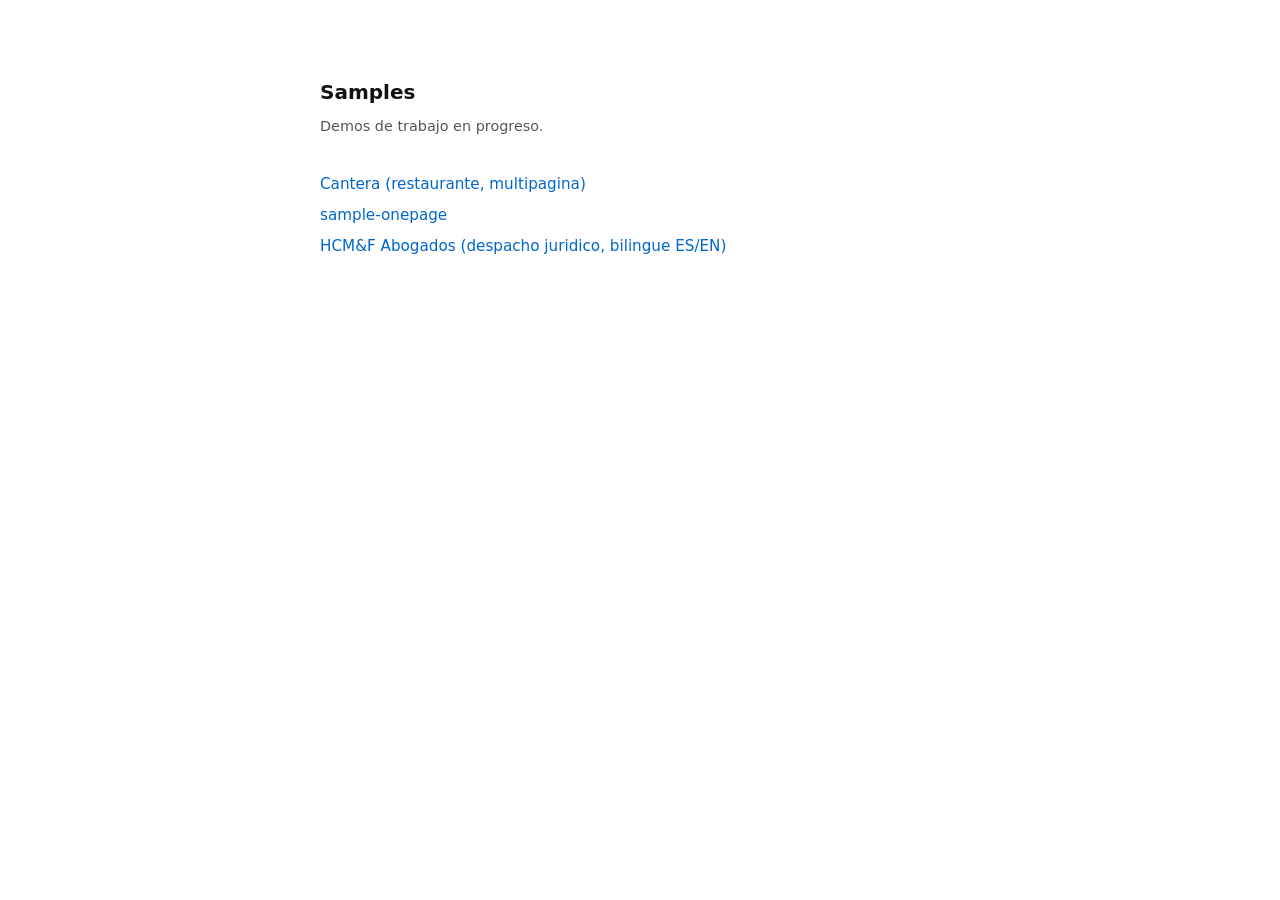
<file: index.html>
<!DOCTYPE html>
<html lang="es">
<head>
  <meta charset="UTF-8">
  <meta name="viewport" content="width=device-width, initial-scale=1.0">
  <title>Samples</title>
  <style>
    body { font-family: system-ui, sans-serif; max-width: 640px; margin: 80px auto; padding: 0 24px; color: #111; }
    h1 { font-size: 1.25rem; font-weight: 600; margin-bottom: 8px; }
    p { color: #555; font-size: 0.9rem; margin-bottom: 40px; }
    ul { list-style: none; padding: 0; }
    li { margin-bottom: 12px; }
    a { color: #0066cc; text-decoration: none; font-size: 0.95rem; }
    a:hover { text-decoration: underline; }
  </style>
</head>
<body>
  <h1>Samples</h1>
  <p>Demos de trabajo en progreso.</p>
  <ul>
    <li><a href="sample-cantera/">Cantera (restaurante, multipagina)</a></li>
    <li><a href="sample-onepage/">sample-onepage</a></li>
    <li><a href="lawyer-page/">HCM&amp;F Abogados (despacho juridico, bilingue ES/EN)</a></li>
  </ul>
</body>
</html>
</file>
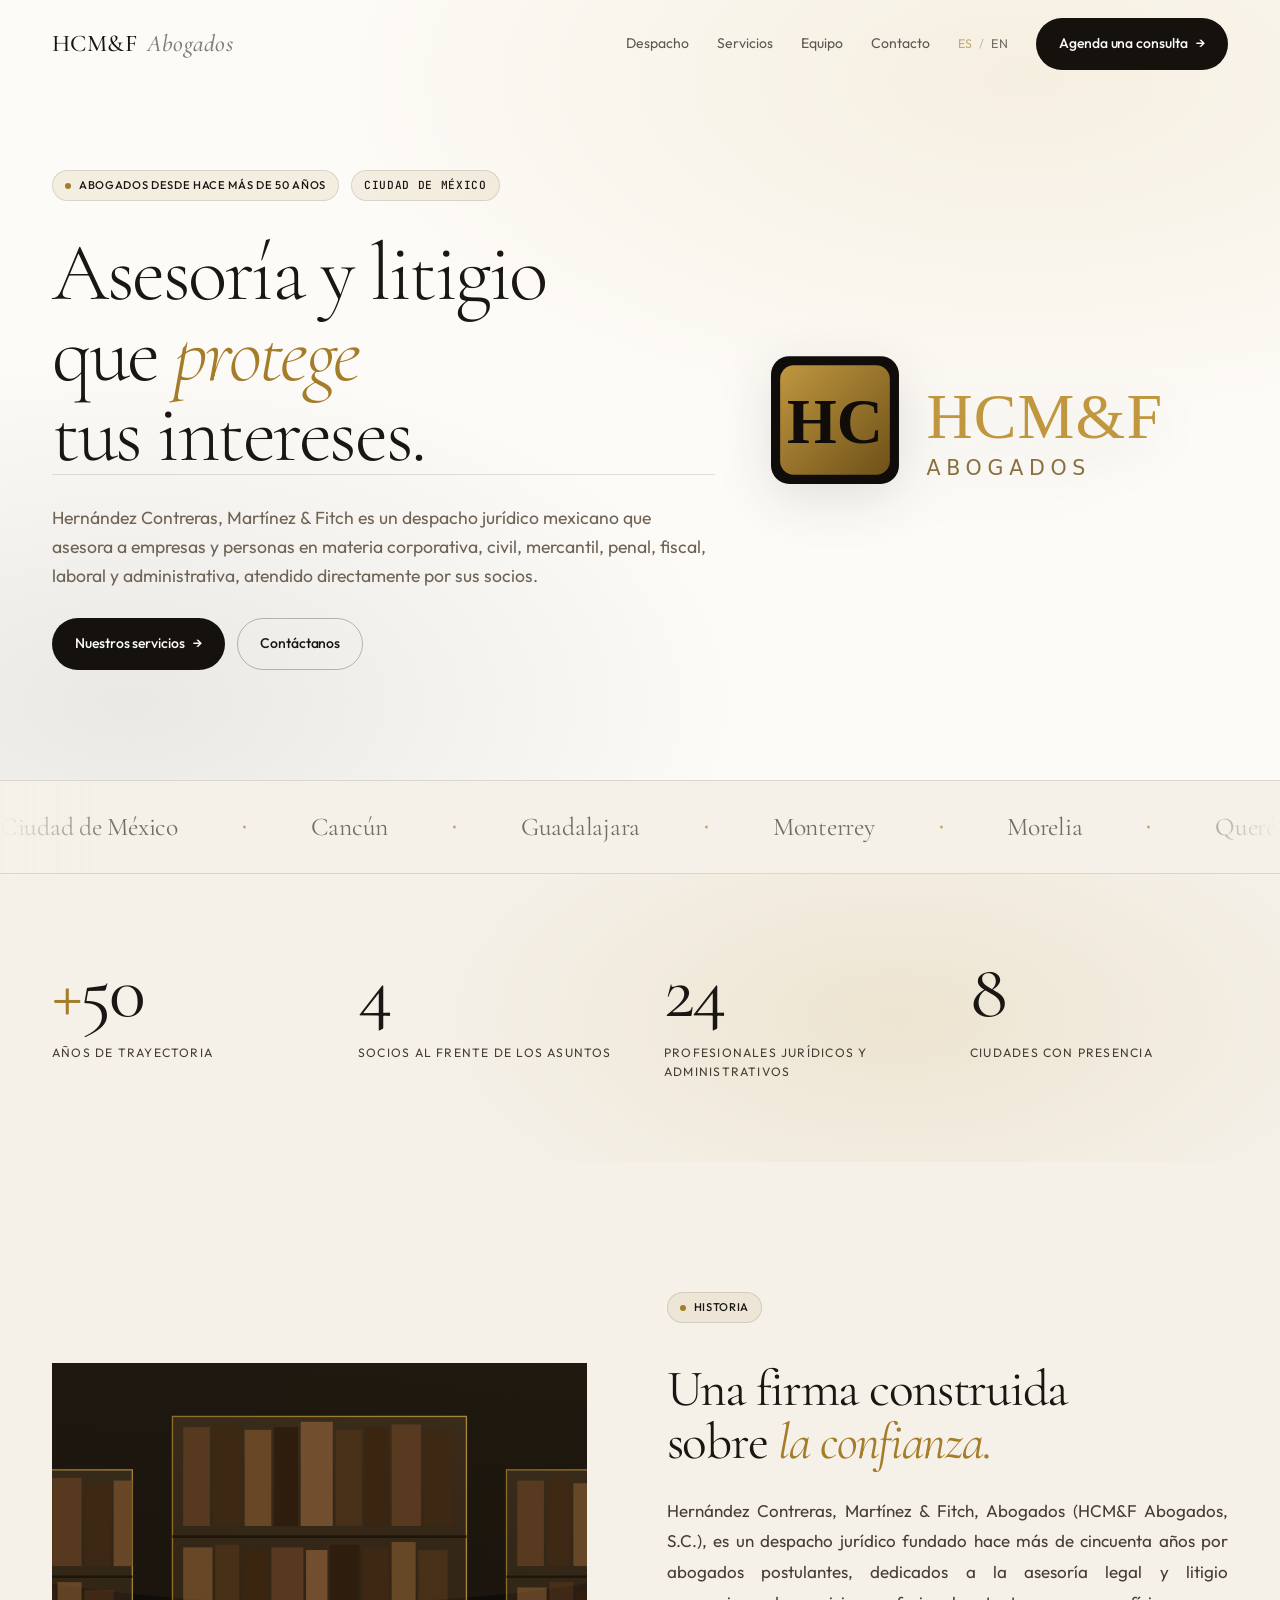
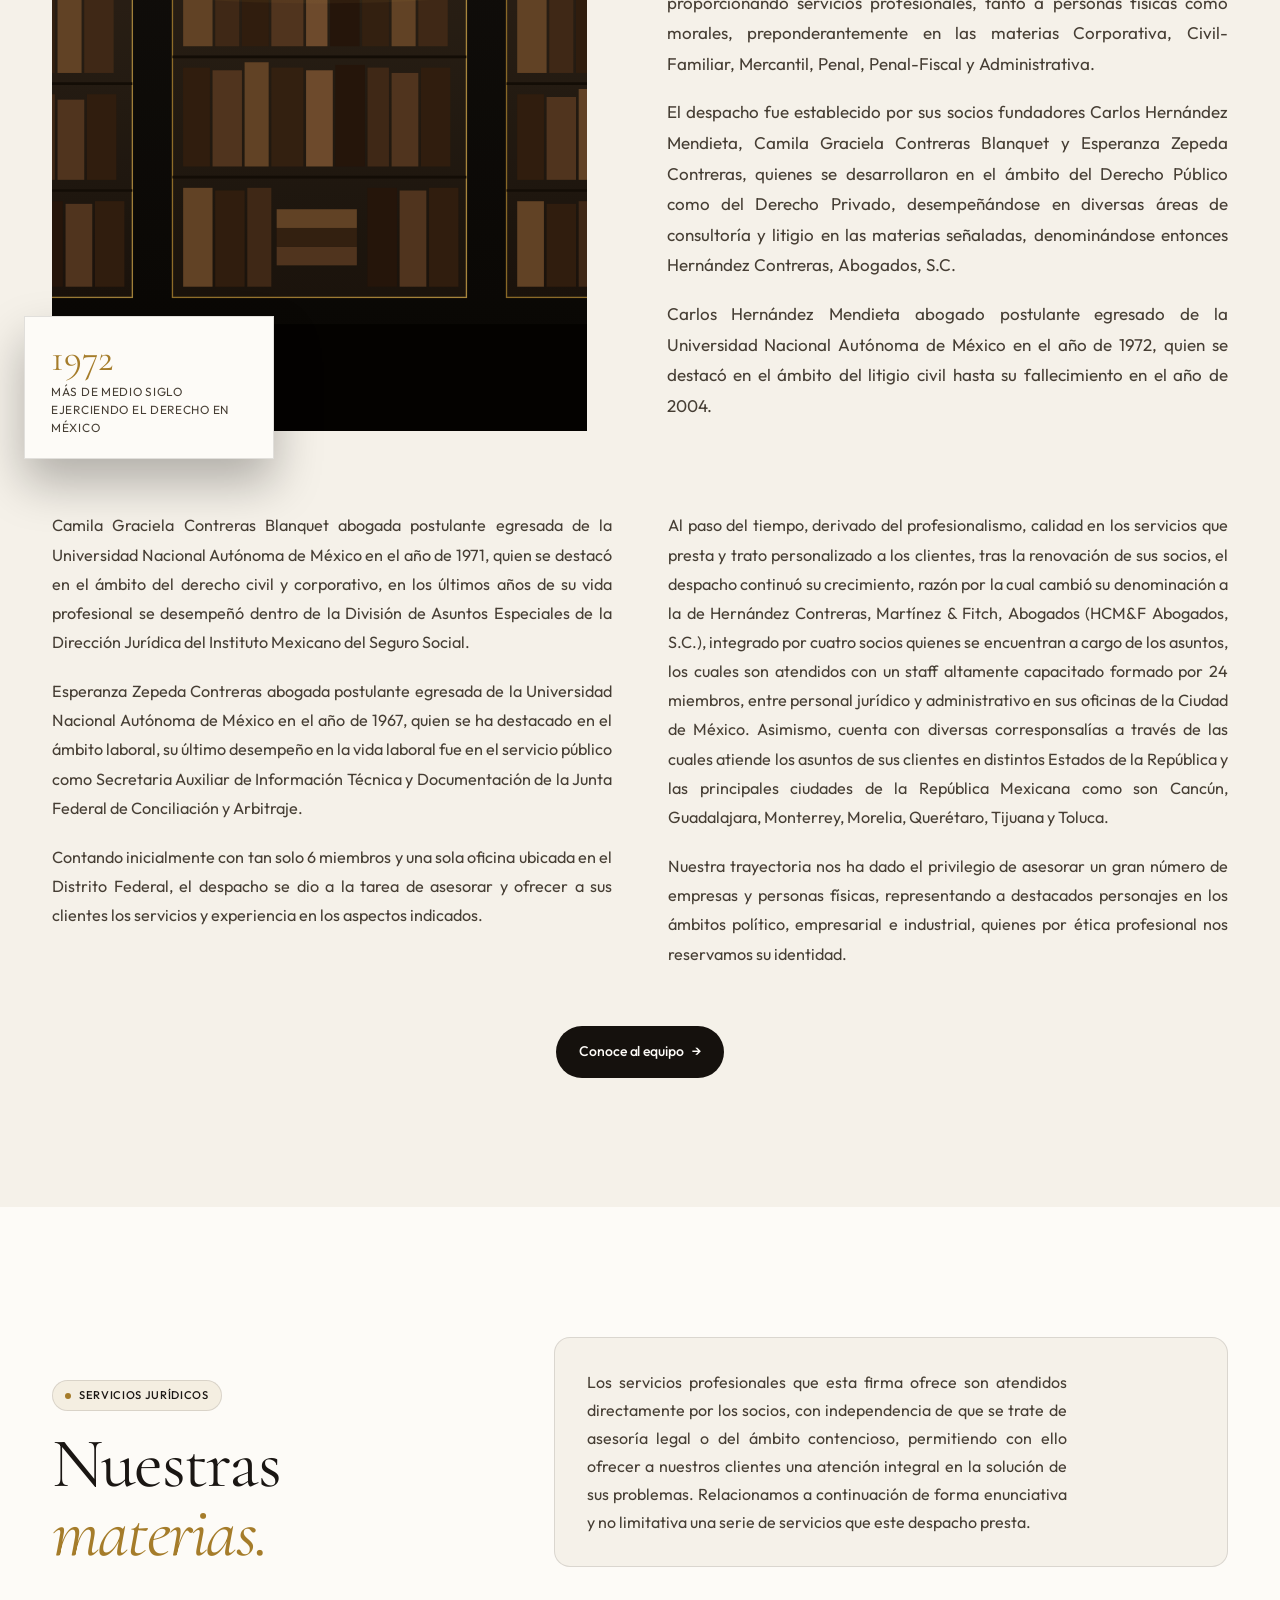
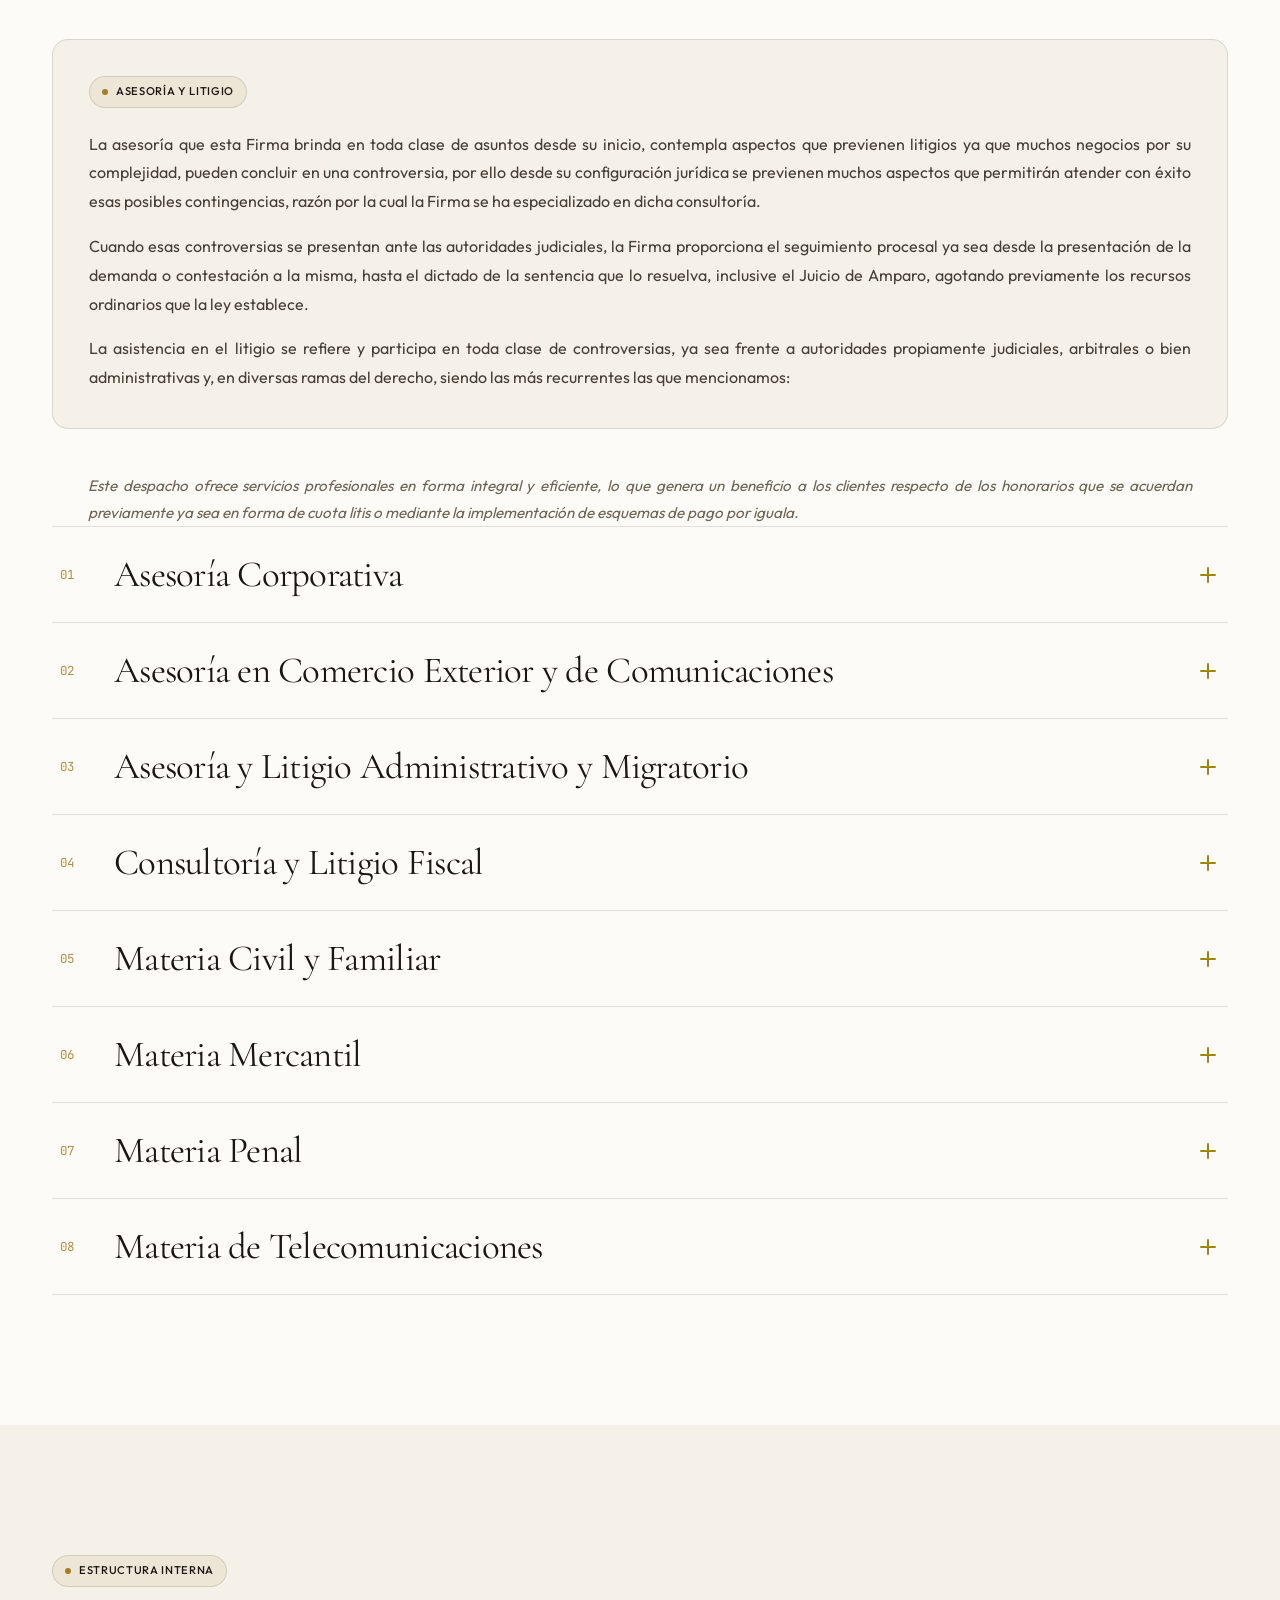
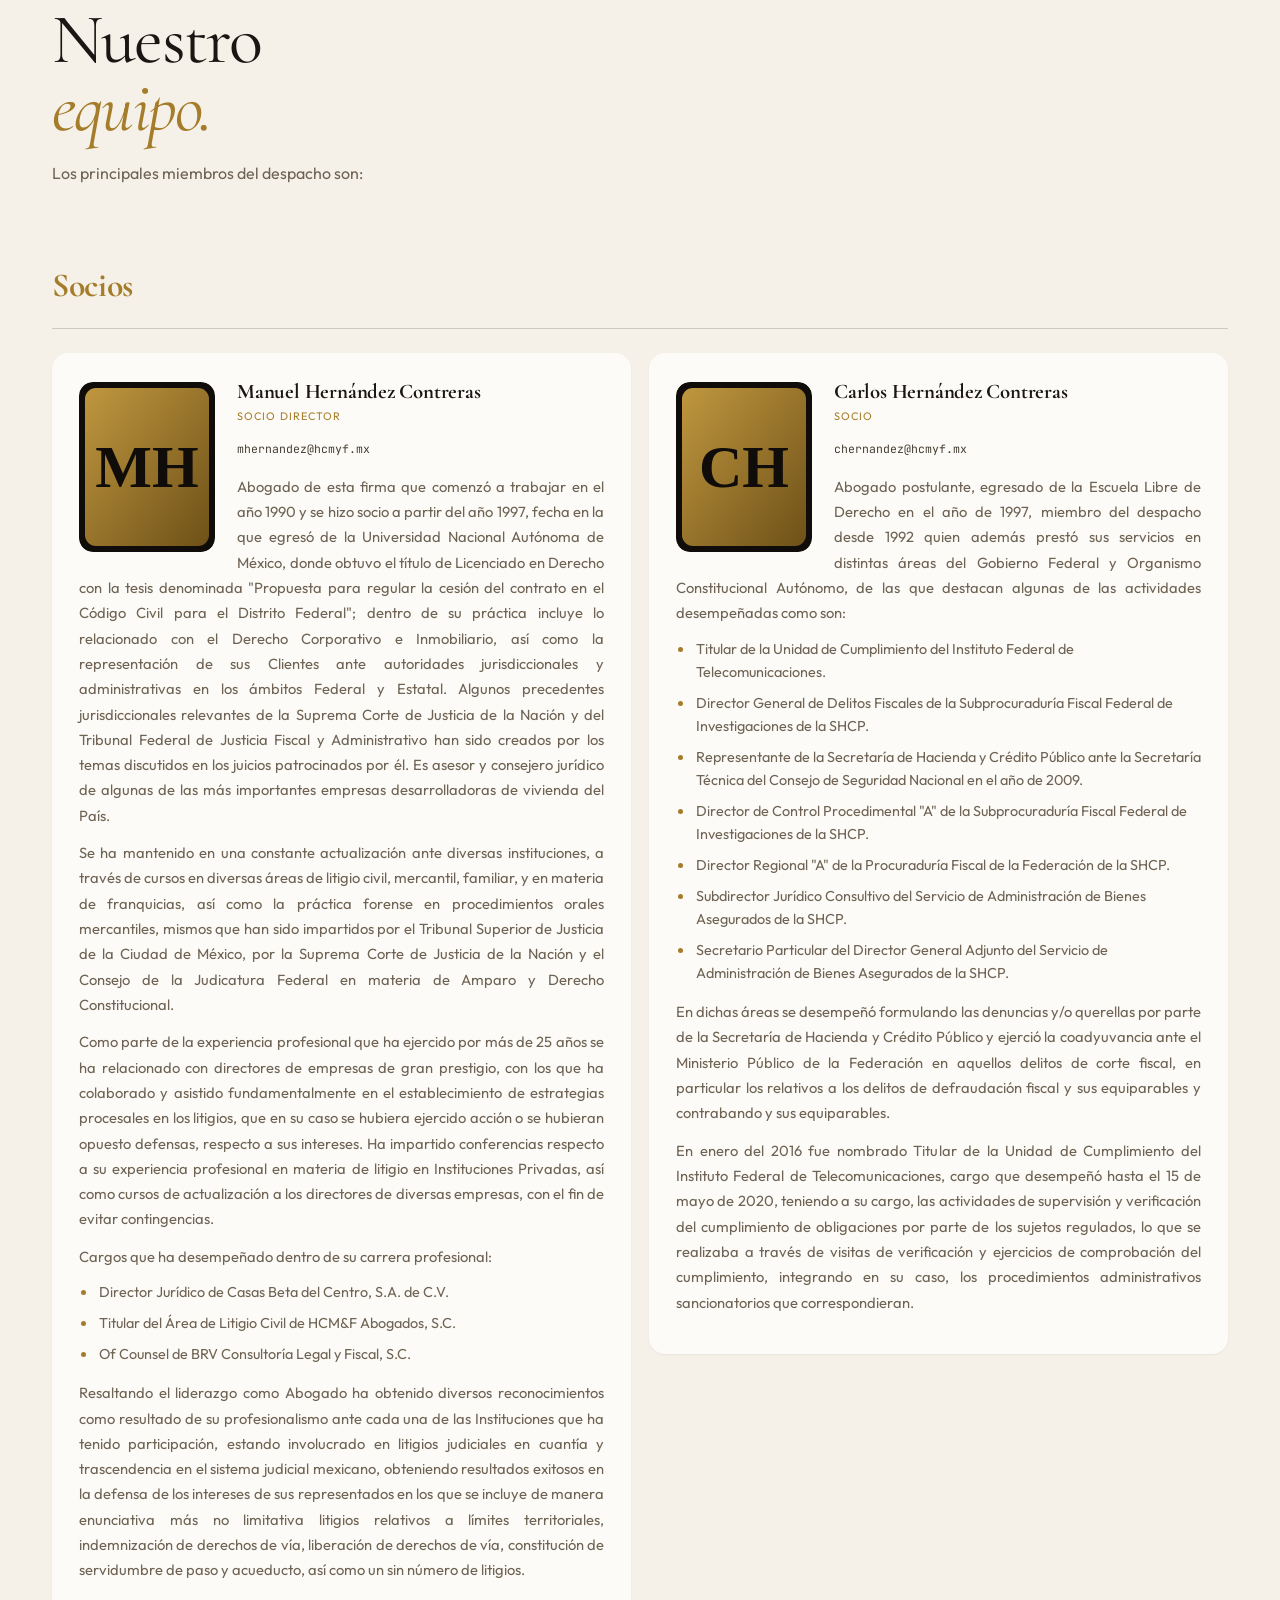
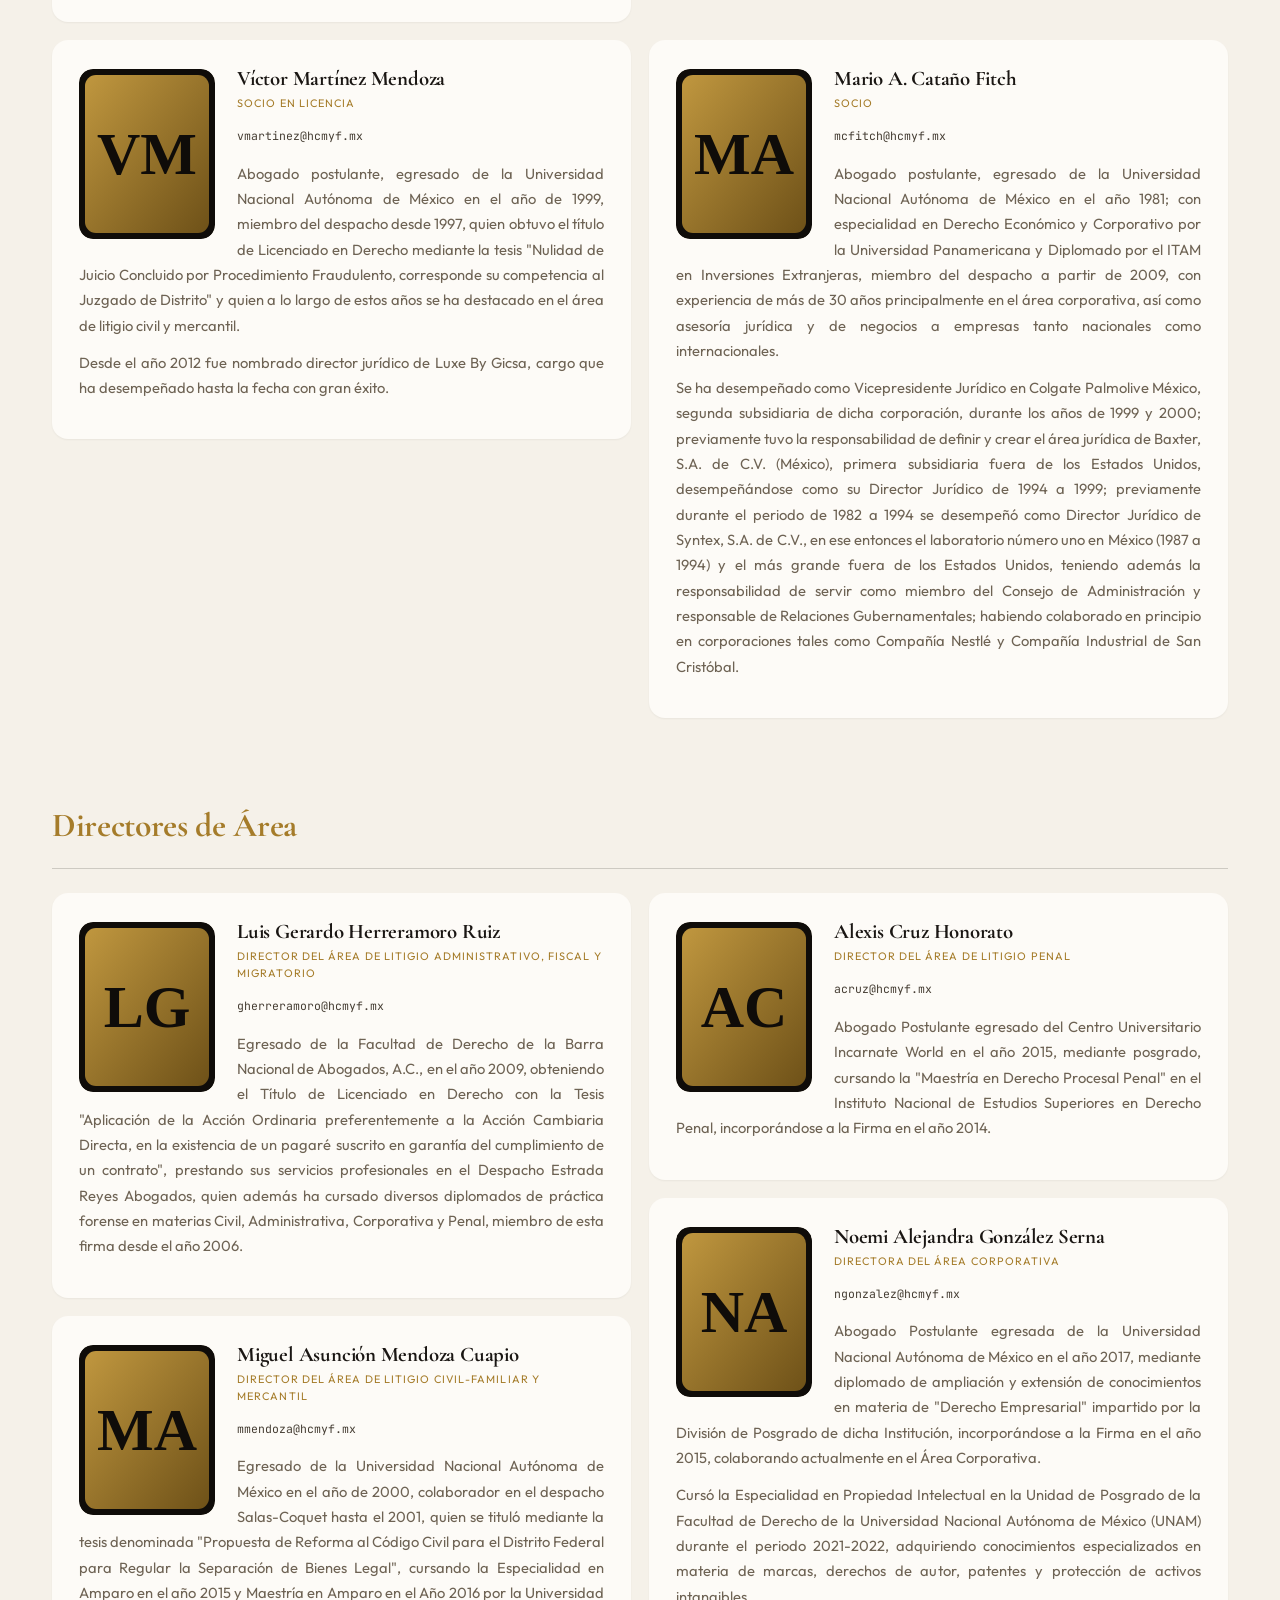
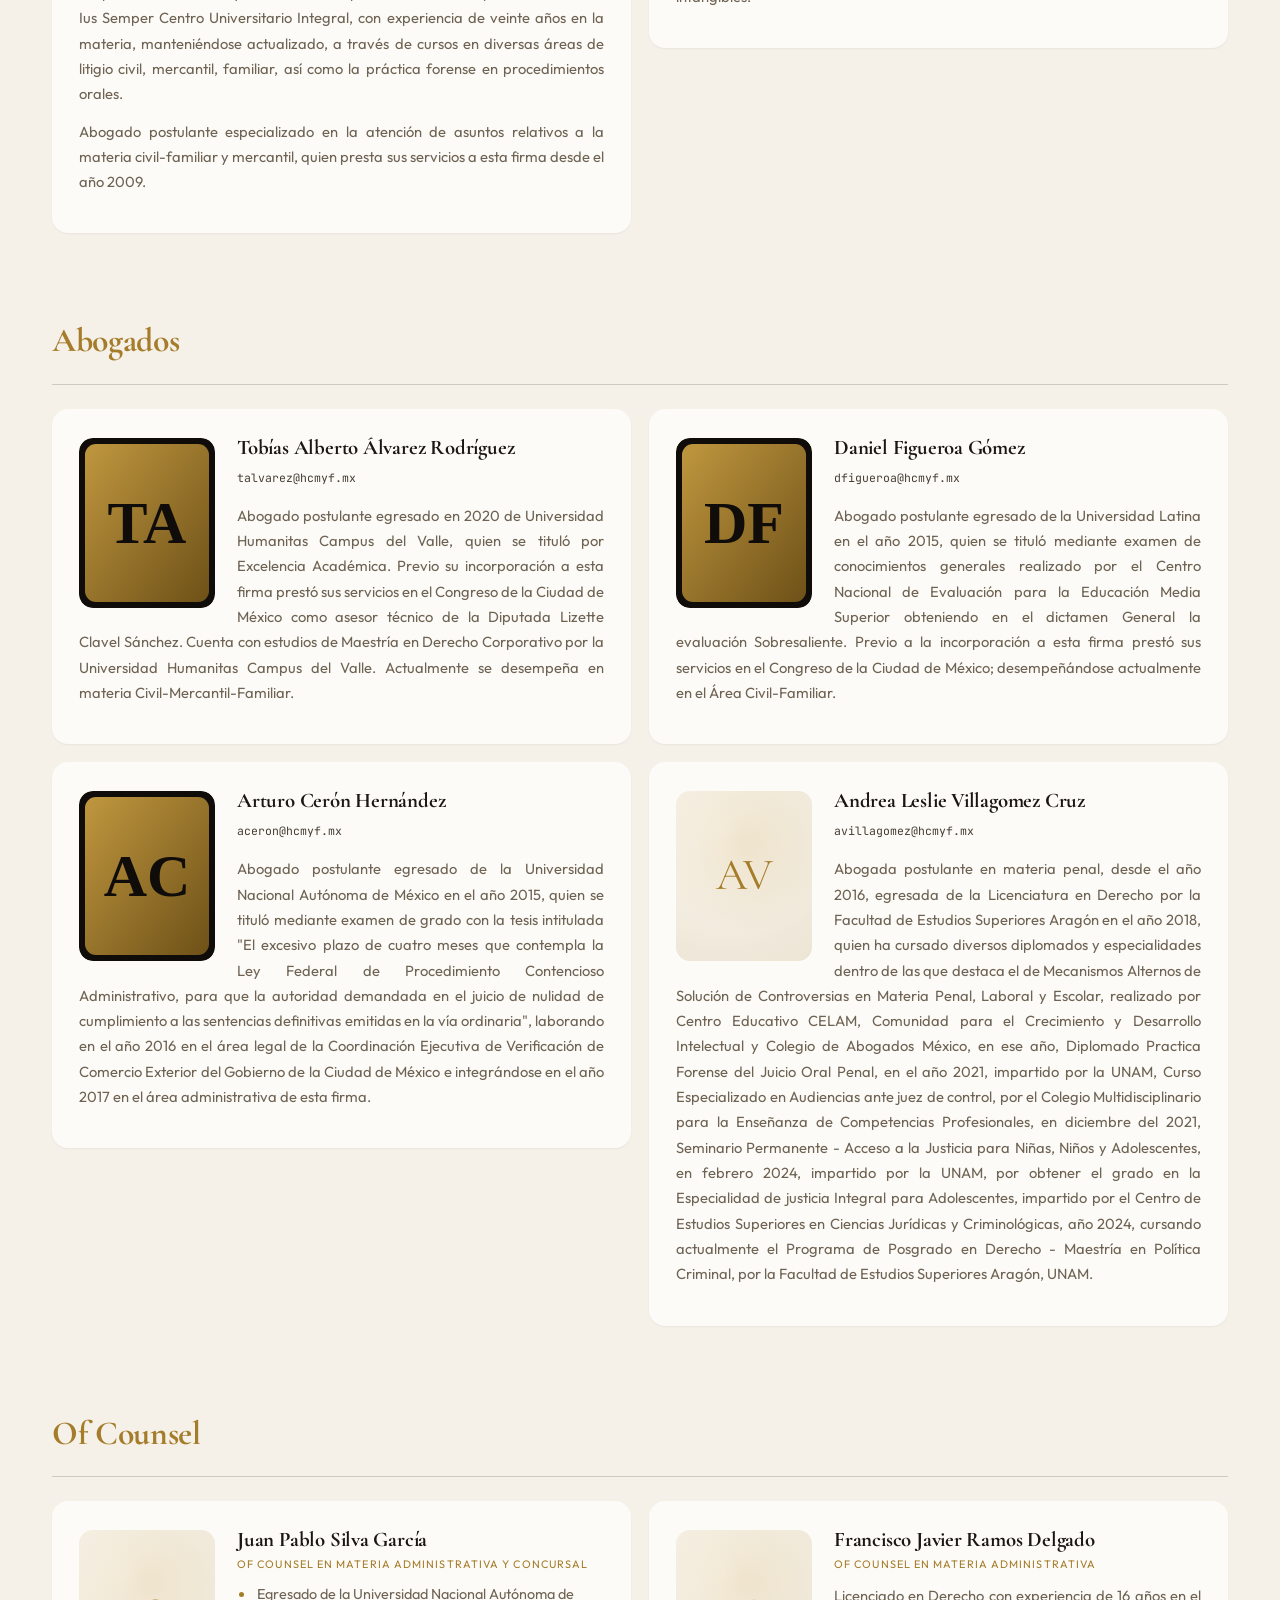
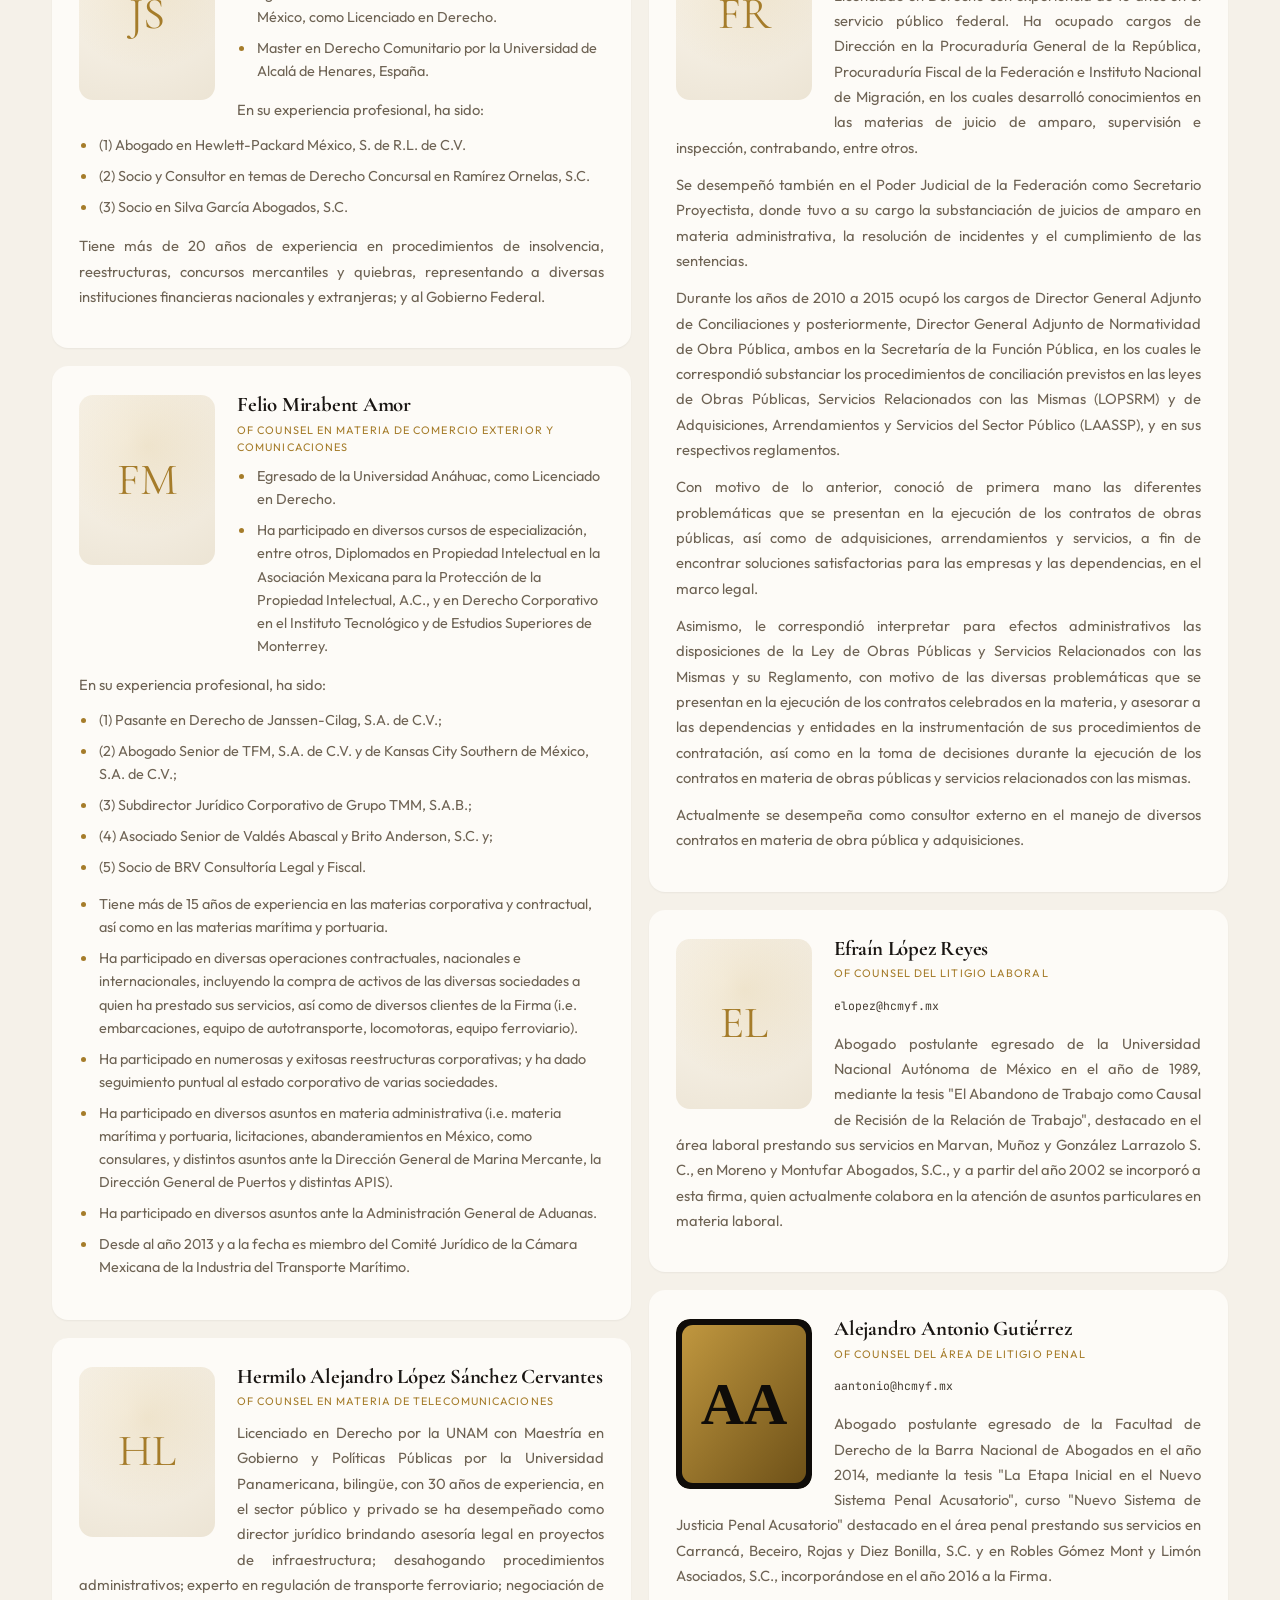
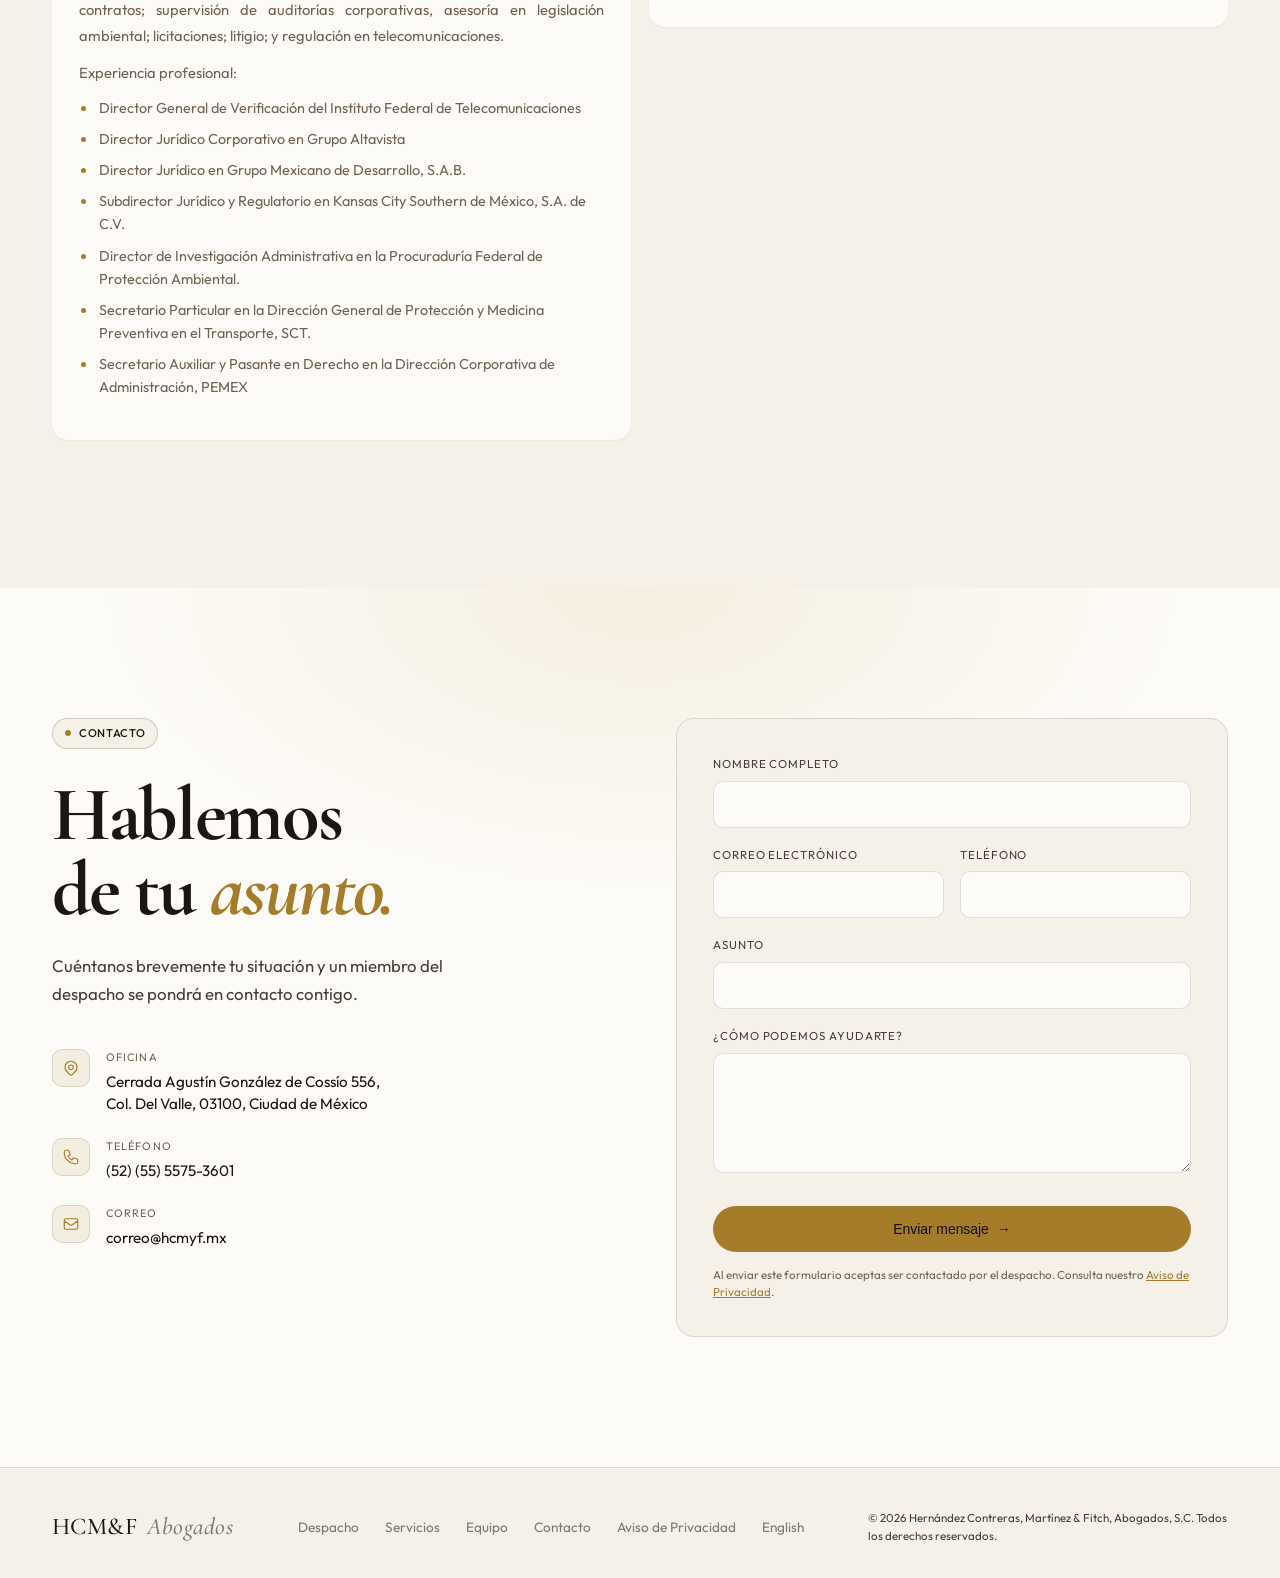
<file: lawyer-page/index.html>
<!DOCTYPE html>
<html lang="es">
<head>
  <meta charset="UTF-8" />
  <meta name="viewport" content="width=device-width, initial-scale=1.0" />
  <title>HCM&amp;F Abogados | Hernández Contreras, Martínez &amp; Fitch</title>

  <!-- SEO: meta description is authored microcopy. Placeholder until HCM&F signs off. -->
  <meta name="description" content="Despacho jurídico en Ciudad de México con más de 50 años de experiencia en materia corporativa, civil, mercantil, penal, fiscal y administrativa." />
  <meta name="robots" content="index, follow" />
  <meta name="author" content="HCM&amp;F Abogados — Hernández Contreras, Martínez &amp; Fitch, S.C." />
  <meta name="theme-color" content="#FDFBF7" />
  <meta name="geo.region" content="MX-CMX" />
  <meta name="geo.placename" content="Ciudad de México" />
  <meta name="geo.position" content="19.3747;-99.1714" />
  <meta name="ICBM" content="19.3747, -99.1714" />
  <link rel="canonical" href="https://www.hcmyf.mx/" />
  <link rel="alternate" hreflang="es" href="https://www.hcmyf.mx/" />
  <link rel="alternate" hreflang="en" href="https://www.hcmyf.mx/en/" />
  <link rel="alternate" hreflang="x-default" href="https://www.hcmyf.mx/" />
  <!-- Favicon derivado del wordmark del sitio (monograma HC); sustituir por el logo real de HCM&F cuando exista. -->
  <link rel="icon" type="image/svg+xml" href="favicon.svg" />
  <link rel="apple-touch-icon" href="apple-touch-icon.png" />

  <!-- JSON-LD: 18 attorneys (Person) -->
  <script type="application/ld+json" id="ld-attorneys">
[
  {
    "@context": "https://schema.org",
    "@type": "Person",
    "@id": "https://www.hcmyf.mx/#manuel",
    "name": "Manuel Hernández Contreras",
    "jobTitle": "Socio Director, Director del Área Corporativa",
    "worksFor": {"@type": "LegalService", "@id": "https://www.hcmyf.mx/#org", "name": "HCM&F Abogados"},
    "email": "mhernandez@hcmyf.mx",
    "image": "https://www.hcmyf.mx/team/manuel.svg",
    "url": "https://www.hcmyf.mx/#team"
  },
  {
    "@context": "https://schema.org",
    "@type": "Person",
    "@id": "https://www.hcmyf.mx/#victor",
    "name": "Víctor Martínez Mendoza",
    "jobTitle": "Socio en licencia, Director Jurídico de Luxe By Gicsa",
    "worksFor": {"@type": "LegalService", "@id": "https://www.hcmyf.mx/#org", "name": "HCM&F Abogados"},
    "email": "vmartinez@hcmyf.mx",
    "image": "https://www.hcmyf.mx/team/victor.svg",
    "url": "https://www.hcmyf.mx/#team"
  },
  {
    "@context": "https://schema.org",
    "@type": "Person",
    "@id": "https://www.hcmyf.mx/#carlos",
    "name": "Carlos Hernández Contreras",
    "jobTitle": "Socio, Director del Área de Responsabilidades",
    "worksFor": {"@type": "LegalService", "@id": "https://www.hcmyf.mx/#org", "name": "HCM&F Abogados"},
    "email": "chernandez@hcmyf.mx",
    "image": "https://www.hcmyf.mx/team/carlos.svg",
    "url": "https://www.hcmyf.mx/#team"
  },
  {
    "@context": "https://schema.org",
    "@type": "Person",
    "@id": "https://www.hcmyf.mx/#mario",
    "name": "Mario A. Cataño Fitch",
    "jobTitle": "Socio, Director del Área de Negocios Internacionales",
    "worksFor": {"@type": "LegalService", "@id": "https://www.hcmyf.mx/#org", "name": "HCM&F Abogados"},
    "email": "mcfitch@hcmyf.mx",
    "image": "https://www.hcmyf.mx/team/mario.svg",
    "url": "https://www.hcmyf.mx/#team"
  },
  {
    "@context": "https://schema.org",
    "@type": "Person",
    "@id": "https://www.hcmyf.mx/#luis",
    "name": "Luis Gerardo Herreramoro Ruiz",
    "jobTitle": "Director del Área de Litigio Administrativo",
    "worksFor": {"@type": "LegalService", "@id": "https://www.hcmyf.mx/#org", "name": "HCM&F Abogados"},
    "email": "gherreramoro@hcmyf.mx",
    "image": "https://www.hcmyf.mx/team/luis.svg",
    "url": "https://www.hcmyf.mx/#team"
  },
  {
    "@context": "https://schema.org",
    "@type": "Person",
    "@id": "https://www.hcmyf.mx/#miguel",
    "name": "Miguel Asunción Mendoza Cuapio",
    "jobTitle": "Director del Área de Litigio Civil y Mercantil",
    "worksFor": {"@type": "LegalService", "@id": "https://www.hcmyf.mx/#org", "name": "HCM&F Abogados"},
    "email": "mmendoza@hcmyf.mx",
    "image": "https://www.hcmyf.mx/team/miguel.svg",
    "url": "https://www.hcmyf.mx/#team"
  },
  {
    "@context": "https://schema.org",
    "@type": "Person",
    "@id": "https://www.hcmyf.mx/#alejandro",
    "name": "Alejandro Antonio Gutiérrez",
    "jobTitle": "Subdirector del Área de Litigio Penal",
    "worksFor": {"@type": "LegalService", "@id": "https://www.hcmyf.mx/#org", "name": "HCM&F Abogados"},
    "email": "aantonio@hcmyf.mx",
    "image": "https://www.hcmyf.mx/team/alejandro.svg",
    "url": "https://www.hcmyf.mx/#team"
  },
  {
    "@context": "https://schema.org",
    "@type": "Person",
    "@id": "https://www.hcmyf.mx/#alexis",
    "name": "Alexis Cruz Honorato",
    "jobTitle": "Subdirector del Área de Litigio Penal",
    "worksFor": {"@type": "LegalService", "@id": "https://www.hcmyf.mx/#org", "name": "HCM&F Abogados"},
    "email": "acruz@hcmyf.mx",
    "image": "https://www.hcmyf.mx/team/alexis.svg",
    "url": "https://www.hcmyf.mx/#team"
  },
  {
    "@context": "https://schema.org",
    "@type": "Person",
    "@id": "https://www.hcmyf.mx/#noemi",
    "name": "Noemi Alejandra González Serna",
    "jobTitle": "Directora del Área Corporativa",
    "worksFor": {"@type": "LegalService", "@id": "https://www.hcmyf.mx/#org", "name": "HCM&F Abogados"},
    "email": "ngonzalez@hcmyf.mx",
    "image": "https://www.hcmyf.mx/team/noemi.svg",
    "url": "https://www.hcmyf.mx/#team"
  },
  {
    "@context": "https://schema.org",
    "@type": "Person",
    "@id": "https://www.hcmyf.mx/#efrain",
    "name": "Efraín López Reyes",
    "jobTitle": "Abogado, Área Laboral",
    "worksFor": {"@type": "LegalService", "@id": "https://www.hcmyf.mx/#org", "name": "HCM&F Abogados"},
    "email": "elopez@hcmyf.mx",
    "image": "https://www.hcmyf.mx/favicon.svg",
    "url": "https://www.hcmyf.mx/#team"
  },
  {
    "@context": "https://schema.org",
    "@type": "Person",
    "@id": "https://www.hcmyf.mx/#arturo",
    "name": "Arturo Cerón Hernández",
    "jobTitle": "Abogado, Área Administrativa",
    "worksFor": {"@type": "LegalService", "@id": "https://www.hcmyf.mx/#org", "name": "HCM&F Abogados"},
    "email": "aceron@hcmyf.mx",
    "image": "https://www.hcmyf.mx/team/arturo.svg",
    "url": "https://www.hcmyf.mx/#team"
  },
  {
    "@context": "https://schema.org",
    "@type": "Person",
    "@id": "https://www.hcmyf.mx/#daniel",
    "name": "Daniel Figueroa Gómez",
    "jobTitle": "Abogado, Área Civil-Familiar",
    "worksFor": {"@type": "LegalService", "@id": "https://www.hcmyf.mx/#org", "name": "HCM&F Abogados"},
    "email": "dfigueroa@hcmyf.mx",
    "image": "https://www.hcmyf.mx/team/daniel.svg",
    "url": "https://www.hcmyf.mx/#team"
  },
  {
    "@context": "https://schema.org",
    "@type": "Person",
    "@id": "https://www.hcmyf.mx/#andrea",
    "name": "Andrea Leslie Villagomez Cruz",
    "jobTitle": "Abogada, Área Penal",
    "worksFor": {"@type": "LegalService", "@id": "https://www.hcmyf.mx/#org", "name": "HCM&F Abogados"},
    "email": "avillagomez@hcmyf.mx",
    "image": "https://www.hcmyf.mx/favicon.svg",
    "url": "https://www.hcmyf.mx/#team"
  },
  {
    "@context": "https://schema.org",
    "@type": "Person",
    "@id": "https://www.hcmyf.mx/#tobias",
    "name": "Tobías Alberto Álvarez Rodríguez",
    "jobTitle": "Abogado, Área Civil-Mercantil-Familiar",
    "worksFor": {"@type": "LegalService", "@id": "https://www.hcmyf.mx/#org", "name": "HCM&F Abogados"},
    "email": "talvarez@hcmyf.mx",
    "image": "https://www.hcmyf.mx/team/tobias.svg",
    "url": "https://www.hcmyf.mx/#team"
  },
  {
    "@context": "https://schema.org",
    "@type": "Person",
    "@id": "https://www.hcmyf.mx/#juan",
    "name": "Juan Pablo Silva García",
    "jobTitle": "Of Counsel, Derecho Concursal",
    "worksFor": {"@type": "LegalService", "@id": "https://www.hcmyf.mx/#org", "name": "HCM&F Abogados"},
    "email": "jsilva@hcmyf.mx",
    "image": "https://www.hcmyf.mx/favicon.svg",
    "url": "https://www.hcmyf.mx/#team"
  },
  {
    "@context": "https://schema.org",
    "@type": "Person",
    "@id": "https://www.hcmyf.mx/#felio",
    "name": "Felio Mirabent Amor",
    "jobTitle": "Of Counsel, Derecho Corporativo y Marítimo",
    "worksFor": {"@type": "LegalService", "@id": "https://www.hcmyf.mx/#org", "name": "HCM&F Abogados"},
    "email": "fmirabent@hcmyf.mx",
    "image": "https://www.hcmyf.mx/favicon.svg",
    "url": "https://www.hcmyf.mx/#team"
  },
  {
    "@context": "https://schema.org",
    "@type": "Person",
    "@id": "https://www.hcmyf.mx/#hermilo",
    "name": "Hermilo Alejandro López Sánchez Cervantes",
    "jobTitle": "Of Counsel, Telecomunicaciones y Regulación",
    "worksFor": {"@type": "LegalService", "@id": "https://www.hcmyf.mx/#org", "name": "HCM&F Abogados"},
    "email": "hlopez@hcmyf.mx",
    "image": "https://www.hcmyf.mx/favicon.svg",
    "url": "https://www.hcmyf.mx/#team"
  },
  {
    "@context": "https://schema.org",
    "@type": "Person",
    "@id": "https://www.hcmyf.mx/#francisco",
    "name": "Francisco Javier Ramos Delgado",
    "jobTitle": "Of Counsel, Derecho Administrativo y Obra Pública",
    "worksFor": {"@type": "LegalService", "@id": "https://www.hcmyf.mx/#org", "name": "HCM&F Abogados"},
    "email": "framos@hcmyf.mx",
    "image": "https://www.hcmyf.mx/favicon.svg",
    "url": "https://www.hcmyf.mx/#team"
  }
]
  </script>

  <!-- JSON-LD: Organización + LegalService + LocalBusiness (entidad raíz) -->
  <script type="application/ld+json" id="ld-root">
{
  "@context": "https://schema.org",
  "@type": ["LegalService", "LocalBusiness", "Organization"],
  "@id": "https://www.hcmyf.mx/#org",
  "name": "Hernández Contreras, Martínez & Fitch, Abogados, S.C.",
  "alternateName": "HCM&F Abogados",
  "url": "https://www.hcmyf.mx",
  "logo": "https://www.hcmyf.mx/logo-hcmyf.svg",
  "image": "https://www.hcmyf.mx/og-image.svg",
  "description": "Despacho jurídico en Ciudad de México con más de 50 años de experiencia en materia corporativa, civil, mercantil, penal, fiscal y administrativa.",
  "telephone": "+52-55-5575-3601",
  "email": "correo@hcmyf.mx",
  "foundingDate": "1972",
  "priceRange": "$$",
  "areaServed": [
    {"@type": "City", "name": "Ciudad de México"},
    {"@type": "State", "name": "Estado de México"},
    {"@type": "Country", "name": "México"}
  ],
  "address": {
    "@type": "PostalAddress",
    "streetAddress": "Cerrada Agustín González de Cossío 556",
    "addressLocality": "Ciudad de México",
    "addressRegion": "CDMX",
    "postalCode": "03100",
    "addressCountry": "MX",
    "neighborhood": "Del Valle"
  },
  "geo": {
    "@type": "GeoCoordinates",
    "latitude": 19.3747,
    "longitude": -99.1714
  },
  "openingHoursSpecification": [
    {
      "@type": "OpeningHoursSpecification",
      "dayOfWeek": ["Monday", "Tuesday", "Wednesday", "Thursday", "Friday"],
      "opens": "09:00",
      "closes": "18:00"
    }
  ],
  "contactPoint": [
    {
      "@type": "ContactPoint",
      "telephone": "+52-55-5575-3601",
      "contactType": "customer service",
      "email": "correo@hcmyf.mx",
      "availableLanguage": ["Spanish", "English"],
      "areaServed": "MX"
    }
  ],
  "knowsLanguage": ["es-MX", "en-US"],
  "hasOfferCatalog": {
    "@type": "OfferCatalog",
    "name": "Servicios legales",
    "itemListElement": [
      {"@type": "OfferCatalog", "name": "Asesoría Corporativa"},
      {"@type": "OfferCatalog", "name": "Asesoría en Comercio Exterior y de Comunicaciones"},
      {"@type": "OfferCatalog", "name": "Asesoría y Litigio Administrativo y Migratorio"},
      {"@type": "OfferCatalog", "name": "Consultoría y Litigio Fiscal"},
      {"@type": "OfferCatalog", "name": "Materia Civil y Familiar"},
      {"@type": "OfferCatalog", "name": "Materia Mercantil"},
      {"@type": "OfferCatalog", "name": "Materia Penal"},
      {"@type": "OfferCatalog", "name": "Materia de Telecomunicaciones"}
    ]
  }
}
  </script>

  <!-- JSON-LD: Practice Areas (Service catalog) -->
  <script type="application/ld+json" id="ld-services">
{
  "@context": "https://schema.org",
  "@type": "ItemList",
  "@id": "https://www.hcmyf.mx/#services",
  "name": "Áreas de práctica",
  "itemListElement": [
    {"@type": "ListItem", "position": 1, "item": {"@type": "Service", "name": "Asesoría Corporativa", "provider": {"@id": "https://www.hcmyf.mx/#org"}, "areaServed": "MX"}},
    {"@type": "ListItem", "position": 2, "item": {"@type": "Service", "name": "Asesoría en Comercio Exterior y de Comunicaciones", "provider": {"@id": "https://www.hcmyf.mx/#org"}, "areaServed": "MX"}},
    {"@type": "ListItem", "position": 3, "item": {"@type": "Service", "name": "Asesoría y Litigio Administrativo y Migratorio", "provider": {"@id": "https://www.hcmyf.mx/#org"}, "areaServed": "MX"}},
    {"@type": "ListItem", "position": 4, "item": {"@type": "Service", "name": "Consultoría y Litigio Fiscal", "provider": {"@id": "https://www.hcmyf.mx/#org"}, "areaServed": "MX"}},
    {"@type": "ListItem", "position": 5, "item": {"@type": "Service", "name": "Materia Civil y Familiar", "provider": {"@id": "https://www.hcmyf.mx/#org"}, "areaServed": "MX"}},
    {"@type": "ListItem", "position": 6, "item": {"@type": "Service", "name": "Materia Mercantil", "provider": {"@id": "https://www.hcmyf.mx/#org"}, "areaServed": "MX"}},
    {"@type": "ListItem", "position": 7, "item": {"@type": "Service", "name": "Materia Penal", "provider": {"@id": "https://www.hcmyf.mx/#org"}, "areaServed": "MX"}},
    {"@type": "ListItem", "position": 8, "item": {"@type": "Service", "name": "Materia de Telecomunicaciones", "provider": {"@id": "https://www.hcmyf.mx/#org"}, "areaServed": "MX"}}
  ]
}
  </script>

  <!-- JSON-LD: FAQPage (preguntas frecuentes) -->
  <script type="application/ld+json" id="ld-faq">
{
  "@context": "https://schema.org",
  "@type": "FAQPage",
  "@id": "https://www.hcmyf.mx/#faq",
  "mainEntity": [
    {
      "@type": "Question",
      "name": "¿Dónde se ubica HCM&F Abogados?",
      "acceptedAnswer": {"@type": "Answer", "text": "Nuestra oficina se encuentra en Cerrada Agustín González de Cossío 556, Colonia Del Valle, Alcaldía Benito Juárez, C.P. 03100, Ciudad de México, México. Atendemos de lunes a viernes de 9:00 a 18:00 horas."}
    },
    {
      "@type": "Question",
      "name": "¿Cuántos años de experiencia tiene el despacho?",
      "acceptedAnswer": {"@type": "Answer", "text": "HCM&F Abogados fue fundado en 1972, por lo que cuenta con más de 50 años de experiencia en la práctica del derecho en México."}
    },
    {
      "@type": "Question",
      "name": "¿Qué áreas de práctica maneja el despacho?",
      "acceptedAnswer": {"@type": "Answer", "text": "Manejamos 8 áreas principales: Asesoría Corporativa, Comercio Exterior y Comunicaciones, Litigio Administrativo y Migratorio, Consultoría y Litigio Fiscal, Civil y Familiar, Mercantil, Penal, y Telecomunicaciones."}
    },
    {
      "@type": "Question",
      "name": "¿El despacho atiende clientes en inglés?",
      "acceptedAnswer": {"@type": "Answer", "text": "Sí, parte de nuestro equipo es bilingüe y podemos atender consultas y proveer servicios legales en inglés. La mayoría de nuestros socios y abogados hablan español e inglés."}
    },
    {
      "@type": "Question",
      "name": "¿Cómo puedo contactarlos?",
      "acceptedAnswer": {"@type": "Answer", "text": "Puede contactarnos a través del formulario en este sitio web, por teléfono al (52) (55) 5575-3601, por correo electrónico a correo@hcmyf.mx, o por WhatsApp haciendo clic en el botón de mensaje en la esquina inferior derecha."}
    },
    {
      "@type": "Question",
      "name": "¿El despacho tiene oficina en otras ciudades?",
      "acceptedAnswer": {"@type": "Answer", "text": "Nuestra oficina principal está en Ciudad de México. A través de corresponsales, atendemos asuntos en Cancún, Guadalajara, Monterrey, Morelia, Querétaro, Tijuana y Toluca."}
    }
  ]
}
  </script>

  <!-- JSON-LD: BreadcrumbList (sitio raíz) -->
  <script type="application/ld+json" id="ld-breadcrumb">
{
  "@context": "https://schema.org",
  "@type": "BreadcrumbList",
  "@id": "https://www.hcmyf.mx/#breadcrumb",
  "itemListElement": [
    {"@type": "ListItem", "position": 1, "name": "Inicio", "item": "https://www.hcmyf.mx/"},
    {"@type": "ListItem", "position": 2, "name": "English", "item": "https://www.hcmyf.mx/en/"},
    {"@type": "ListItem", "position": 3, "name": "Aviso de Privacidad", "item": "https://www.hcmyf.mx/avisoprivacidad.html"}
  ]
}
  </script>

  <!-- Open Graph -->
  <meta property="og:type" content="website" />
  <meta property="og:locale" content="es_MX" />
  <meta property="og:locale:alternate" content="en_US" />
  <meta property="og:site_name" content="HCM&amp;F Abogados" />
  <meta property="og:title" content="Hernández Contreras, Martínez &amp; Fitch, Abogados" />
  <meta property="og:description" content="Despacho jurídico en Ciudad de México con más de 50 años de experiencia en materia corporativa, civil, mercantil, penal, fiscal y administrativa." />
  <meta property="og:url" content="https://www.hcmyf.mx/" />
  <meta property="og:image" content="https://www.hcmyf.mx/og-image.svg" />
  <meta property="og:image:secure_url" content="https://www.hcmyf.mx/og-image.svg" />
  <meta property="og:image:width" content="1200" />
  <meta property="og:image:height" content="630" />
  <meta property="og:image:type" content="image/png" />
  <meta property="og:image:alt" content="HCM&amp;F Abogados — Hernández Contreras, Martínez &amp; Fitch" />

  <!-- Twitter Card -->
  <meta name="twitter:card" content="summary_large_image" />
  <meta name="twitter:title" content="Hernández Contreras, Martínez &amp; Fitch, Abogados" />
  <meta name="twitter:description" content="Despacho jurídico en Ciudad de México con más de 50 años de experiencia en materia corporativa, civil, mercantil, penal, fiscal y administrativa." />
  <meta name="twitter:image" content="https://www.hcmyf.mx/og-image.svg" />
  <meta name="twitter:image:alt" content="HCM&amp;F Abogados — Hernández Contreras, Martínez &amp; Fitch" />

  <link rel="preconnect" href="https://fonts.googleapis.com">
  <link rel="preconnect" href="https://fonts.gstatic.com" crossorigin>
  <link href="https://fonts.googleapis.com/css2?family=Cormorant+Garamond:ital,wght@0,300;0,400;0,500;0,600;1,300;1,400;1,500&family=Outfit:wght@300;400;500;600;700&family=JetBrains+Mono:wght@400;500&display=swap" rel="stylesheet">
  <style>
    :root {
      /* Light theme (warm white) — Leo 2026-06-15. Was a dark theme; see overrides block below. */
      --paper:    #FDFBF7;   /* warm white page background */
      --cream:    #1A1613;   /* PRIMARY TEXT (now dark; reads on white) */
      --ink:      #15110D;   /* darkest: button bg + text on gold (stays dark) */
      --slate:    #F5F1E9;   /* light warm card / alternating-section surface */
      --slate-2:  #EDE7DA;   /* slightly deeper light surface */
      --line:     #E6DFD2;
      --hairline: rgba(26,22,19,0.12);        /* dark-alpha borders on light */
      --hairline-light: rgba(26,22,19,0.18);
      --muted:    #6E6354;   /* muted text on light */
      --muted-2:  #463E34;   /* stronger body text on light */
      --ember:    #A57C2A;   /* legal gold, darkened a touch for contrast on white */
      --ember-2:  #8A6720;
    }

    * { box-sizing: border-box; margin: 0; padding: 0; }
    html { scroll-behavior: smooth; -webkit-font-smoothing: antialiased; }
    body {
      font-family: 'Outfit', system-ui, sans-serif;
      background: var(--paper);
      color: var(--cream);
      line-height: 1.55;
      cursor: default;
    }
    img { display: block; max-width: 100%; }
    a { color: inherit; text-decoration: none; }

    .serif { font-family: 'Cormorant Garamond', Georgia, serif; font-weight: 400; }
    .mono  { font-family: 'JetBrains Mono', ui-monospace, monospace; }
    .container { max-width: 1240px; margin: 0 auto; padding: 0 32px; }

    /* Spotlight cursor */
    #spot { position: fixed; pointer-events: none; width: 360px; height: 360px; border-radius: 50%; background: radial-gradient(circle, rgba(192,151,63,0.10) 0%, transparent 60%); transform: translate(-50%, -50%); z-index: 1; transition: opacity 0.4s; opacity: 0; mix-blend-mode: multiply; }
    @media (hover: hover) { #spot.on { opacity: 1; } }

    /* Scroll progress */
    #progress { position: fixed; top: 0; left: 0; height: 2px; background: var(--ember); z-index: 999; width: 0; transition: width 0.05s linear; }

    /* Reveals */
    .fade { opacity: 0; transform: translateY(28px); transition: opacity 0.9s cubic-bezier(.2,.8,.2,1), transform 0.9s cubic-bezier(.2,.8,.2,1); }
    .fade.in { opacity: 1; transform: translateY(0); }
    .d1 { transition-delay: .08s; } .d2 { transition-delay: .16s; }
    .d3 { transition-delay: .24s; } .d4 { transition-delay: .32s; }

    /* Hero load */
    @keyframes rise { from { opacity:0; transform: translateY(34px); } to { opacity:1; transform: translateY(0); } }
    .ha { animation: rise 1.1s cubic-bezier(.2,.8,.2,1) forwards; }
    .hb { opacity:0; animation: rise 1.1s cubic-bezier(.2,.8,.2,1) .15s forwards; }
    .hc { opacity:0; animation: rise 1.1s cubic-bezier(.2,.8,.2,1) .3s forwards; }
    .hd { opacity:0; animation: rise 1.1s cubic-bezier(.2,.8,.2,1) .45s forwards; }

    /* Nav */
    nav.top {
      position: fixed; inset: 0 0 auto 0; z-index: 100;
      padding: 18px 0;
      transition: background 0.4s ease, backdrop-filter 0.4s ease, padding 0.4s ease, border-color 0.4s ease;
      border-bottom: 1px solid transparent;
    }
    nav.top.scrolled {
      background: rgba(22,18,16,0.96);
      backdrop-filter: blur(18px) saturate(140%);
      -webkit-backdrop-filter: blur(18px) saturate(140%);
      border-bottom-color: var(--hairline);
      padding: 12px 0;
    }
    .nav-inner { display: flex; align-items: center; justify-content: space-between; }
    .logo { font-family: 'Cormorant Garamond', Georgia, serif; font-size: 1.5rem; letter-spacing: 0.02em; display: inline-flex; align-items: center; gap: 10px; font-weight: 500; }
    .logo-mark { width: 30px; height: 30px; border-radius: 4px; background: linear-gradient(140deg, var(--ember), #6E5118); display: inline-flex; align-items: center; justify-content: center; font-family: 'Cormorant Garamond', Georgia, serif; font-size: 0.85rem; color: var(--ink); font-weight: 600; letter-spacing: 0; box-shadow: inset 0 0 0 1px rgba(0,0,0,0.15); }
    .nav-links { display: flex; align-items: center; gap: 28px; }
    .nl { font-size: 0.875rem; color: var(--cream); opacity: 0.7; transition: opacity 0.2s; position: relative; }
    .nl:hover { opacity: 1; }
    .nl::after { content:''; position: absolute; left: 0; right: 0; bottom: -4px; height: 1px; background: var(--cream); transform: scaleX(0); transform-origin: left; transition: transform 0.3s cubic-bezier(.2,.8,.2,1); }
    .nl:hover::after { transform: scaleX(1); }
    .lang { font-size: 0.78rem; letter-spacing: 0.06em; opacity: 0.6; }
    .lang a { transition: opacity 0.2s, color 0.2s; }
    .lang a.active { color: var(--ember); opacity: 1; }
    .lang a:hover { opacity: 1; }
    .lang .sep { opacity: 0.4; margin: 0 6px; }

    /* Buttons */
    .btn {
      display: inline-flex; align-items: center; gap: 8px;
      padding: 14px 22px; border-radius: 999px;
      font-size: 0.875rem; font-weight: 500; letter-spacing: -0.005em;
      transition: transform 0.3s cubic-bezier(.2,.8,.2,1), background 0.3s, color 0.3s, box-shadow 0.3s;
      border: 1px solid transparent;
      will-change: transform; cursor: pointer;
    }
    .btn-ink   { background: var(--ink); color: var(--cream); }
    .btn-ink:hover  { background: var(--ember); color: var(--ink); transform: translateY(-2px); box-shadow: 0 18px 38px rgba(192,151,63,0.28); }
    .btn-ghost { background: transparent; color: var(--cream); border-color: rgba(234,229,213,0.4); }
    .btn-ghost:hover { background: var(--cream); color: var(--ink); transform: translateY(-2px); }
    .btn-cream { background: var(--cream); color: var(--ink); }
    .btn-cream:hover { background: var(--ember); color: var(--ink); transform: translateY(-2px); }
    .btn-arrow { display: inline-block; transition: transform 0.3s; }
    .btn:hover .btn-arrow { transform: translateX(4px); }

    /* Tag pill */
    .pill {
      display: inline-flex; align-items: center; gap: 8px;
      padding: 6px 12px; border-radius: 999px;
      font-size: 0.7rem; font-weight: 500; letter-spacing: 0.06em; text-transform: uppercase;
      background: rgba(255,255,255,0.07); color: var(--cream);
      border: 1px solid var(--hairline);
    }
    .pill .dot { width: 6px; height: 6px; border-radius: 50%; background: var(--ember); }
    .pill-dark { background: rgba(255,255,255,0.06); color: var(--cream); border-color: var(--hairline-light); }

    /* HERO */
    section.hero {
      padding: 170px 0 110px;
      position: relative;
      overflow: hidden;
    }
    .hero::before {
      content: ''; position: absolute; inset: 0;
      background:
        radial-gradient(1200px 600px at 80% 10%, rgba(192,151,63,0.12), transparent 60%),
        radial-gradient(900px 500px at 10% 90%, rgba(15,12,9,0.08), transparent 70%);
      pointer-events: none;
    }
    .hero-grid { display: grid; grid-template-columns: 1.45fr 1fr; gap: 56px; align-items: center; position: relative; }
    .hero-logo { display: flex; justify-content: center; align-items: center; }
    .hero-logo img { width: min(550px, 100%); height: auto; mix-blend-mode: multiply; filter: drop-shadow(0 14px 26px rgba(26,22,19,0.12)); }
    .hero h1 {
      font-family: 'Cormorant Garamond', Georgia, serif; font-weight: 300;
      font-size: clamp(3rem, 6.4vw, 6.6rem);
      line-height: 0.98;
      letter-spacing: -0.03em;
      color: var(--cream);
    }
    .hero h1 i { font-style: italic; color: var(--ember); }
    .hero-meta { display: flex; flex-direction: column; gap: 28px; align-items: flex-start; padding-top: 28px; border-top: 1px solid var(--hairline); }
    .hero-lead { font-size: 1.1rem; color: var(--muted); max-width: none; line-height: 1.65; }
    .hero-cta { display: flex; gap: 12px; flex-wrap: wrap; justify-content: flex-start; }
    .hero-tags { display: flex; gap: 12px; margin-bottom: 32px; flex-wrap: wrap; }

    /* Marquee */
    .marquee {
      overflow: hidden; padding: 26px 0; border-top: 1px solid var(--hairline); border-bottom: 1px solid var(--hairline);
      background: var(--slate);
      position: relative;
    }
    .marquee::before, .marquee::after {
      content:''; position:absolute; top:0; bottom:0; width:120px; z-index:2; pointer-events:none;
    }
    .marquee::before { left:0; background: linear-gradient(to right, var(--slate), transparent); }
    .marquee::after  { right:0; background: linear-gradient(to left,  var(--slate), transparent); }
    .marquee-track { display: inline-flex; gap: 64px; animation: scroll 42s linear infinite; padding-right: 64px; white-space: nowrap; }
    @keyframes scroll { from { transform: translateX(0); } to { transform: translateX(-50%); } }
    .marquee-item {
      font-family: 'Cormorant Garamond', Georgia, serif;
      font-size: 1.6rem;
      color: var(--cream);
      opacity: 0.6;
      letter-spacing: -0.01em;
      white-space: nowrap;
      display: inline-flex; align-items: center; gap: 64px;
    }
    .marquee-item::after { content: '\2022'; color: var(--ember); font-size: 1rem; }

    /* Section */
    section { padding: 130px 0; position: relative; }
    .section-head { display: grid; grid-template-columns: 1fr 1.6fr; gap: 80px; align-items: end; margin-bottom: 72px; }
    .section-head h2 {
      font-family: 'Cormorant Garamond', Georgia, serif; font-weight: 400;
      font-size: clamp(2.6rem, 5.5vw, 5rem);
      line-height: 0.98;
      letter-spacing: -0.025em;
      color: var(--cream);
    }
    .section-head h2 i { font-style: italic; color: var(--ember); }
    .section-head p { color: var(--muted); font-size: 1rem; max-width: 480px; line-height: 1.7; }

    /* Stats strip */
    .stats {
      background: var(--ink); color: var(--cream);
      padding: 80px 0; position: relative; overflow: hidden;
    }
    .stats::before {
      content:''; position:absolute; inset:0;
      background: radial-gradient(800px 400px at 70% 50%, rgba(192,151,63,0.14), transparent 60%);
    }
    .stats-grid { display: grid; grid-template-columns: repeat(4, 1fr); gap: 48px; position: relative; }
    .stat-num { font-family: 'Cormorant Garamond', Georgia, serif; font-size: clamp(3rem, 6vw, 5rem); line-height: 1; letter-spacing: -0.035em; }
    .stat-num i { color: var(--ember); font-style: italic; }
    .stat-label { color: var(--muted-2); font-size: 0.76rem; letter-spacing: 0.1em; text-transform: uppercase; margin-top: 14px; }

    /* About */
    .about { background: var(--slate); }
    .about-grid { display: grid; grid-template-columns: 1fr 1.05fr; gap: 80px; align-items: start; }
    .about-img-wrap { position: relative; margin-top: 71px; }
    .about-img-wrap img { width: 100%; aspect-ratio: 4/5; object-fit: cover; filter: contrast(1.05) saturate(0.9) brightness(0.92); }
    .about-img-wrap .badge {
      position: absolute; bottom: -28px; left: -28px;
      background: var(--ink); color: var(--cream);
      padding: 22px 26px; max-width: 250px;
      box-shadow: 0 24px 48px rgba(0,0,0,0.28);
    }
    .about-img-wrap .badge .num { font-family: 'Cormorant Garamond', Georgia, serif; font-size: 2.4rem; line-height: 1; color: var(--ember); }
    .about-img-wrap .badge .lab { font-size: 0.74rem; letter-spacing: 0.06em; text-transform: uppercase; color: var(--muted-2); margin-top: 6px; line-height: 1.5; }
    .about-body p { color: var(--muted-2); font-size: 1.0625rem; line-height: 1.8; margin-bottom: 18px; }
    .about-body p strong { color: var(--cream); font-weight: 500; }
    .about-cols { margin-top: 72px; column-count: 2; column-gap: 56px; }
    .about-cols p { color: var(--muted-2); font-size: 1.0125rem; line-height: 1.8; margin-bottom: 20px; break-inside: avoid; }
    @media (max-width: 760px) { .about-cols { column-count: 1; } }
    .about-cta { text-align: center; margin-top: 56px; }

    /* Services grid */
    .services { background: var(--paper); }
    .svc-grid { display: grid; grid-template-columns: repeat(3, 1fr); gap: 14px; }
    .svc {
      position: relative; padding: 32px 30px; border-radius: 16px; overflow: hidden;
      background: var(--slate); border: 1px solid var(--hairline);
      transition: transform 0.4s cubic-bezier(.2,.8,.2,1), box-shadow 0.4s, border-color 0.4s;
      display: flex; flex-direction: column; min-height: 230px;
    }
    .svc:hover { transform: translateY(-6px); box-shadow: 0 28px 60px rgba(0,0,0,0.28); border-color: rgba(192,151,63,0.35); }
    .svc-num { font-family: 'JetBrains Mono', monospace; font-size: 0.72rem; letter-spacing: 0.08em; color: var(--ember); opacity: 0.8; margin-bottom: 22px; }
    .svc h3 { font-family: 'Cormorant Garamond', Georgia, serif; font-size: 1.7rem; line-height: 1.08; letter-spacing: -0.015em; margin-bottom: 12px; color: var(--cream); }
    .svc p { font-size: 0.9rem; line-height: 1.6; color: var(--muted); margin-top: auto; }

    /* Services accordion (full verbatim text per materia) */
    .acc { border-top: 1px solid var(--hairline); }
    .acc-item { border-bottom: 1px solid var(--hairline); }
    .acc-head { width: 100%; background: none; border: none; cursor: pointer; text-align: left; display: flex; align-items: center; gap: 24px; padding: 28px 8px; color: var(--cream); font-family: inherit; transition: color 0.25s; }
    .acc-head:hover { color: var(--ember); }
    .acc-num { font-family: 'JetBrains Mono', monospace; font-size: 0.78rem; color: var(--ember); opacity: 0.85; flex-shrink: 0; width: 30px; }
    .acc-title { font-family: 'Cormorant Garamond', Georgia, serif; font-size: clamp(1.5rem, 3vw, 2.3rem); line-height: 1.06; letter-spacing: -0.02em; flex: 1; }
    .acc-ic { flex-shrink: 0; width: 24px; height: 24px; position: relative; transition: transform 0.4s cubic-bezier(.2,.8,.2,1); }
    .acc-ic::before, .acc-ic::after { content:''; position:absolute; background: var(--ember); border-radius: 2px; top: 50%; left: 50%; transform: translate(-50%,-50%); }
    .acc-ic::before { width: 2px; height: 16px; }
    .acc-ic::after { width: 16px; height: 2px; }
    .acc-item.open .acc-ic { transform: rotate(135deg); }
    .acc-body { max-height: 0; overflow: hidden; transition: max-height 0.55s cubic-bezier(.2,.8,.2,1); }
    .acc-body-inner { padding: 4px 8px 36px 62px; }
    .acc-body-inner > p { color: var(--muted-2); font-size: 1rem; line-height: 1.8; margin-bottom: 18px; }
    .acc-body-inner h4 { font-family: 'Outfit', sans-serif; font-size: 0.78rem; letter-spacing: 0.1em; text-transform: uppercase; color: var(--ember); margin: 26px 0 14px; }
    .acc-body-inner ul { list-style: none; display: grid; gap: 12px; margin-bottom: 6px; }
    .acc-body-inner li { position: relative; padding-left: 22px; color: var(--muted); font-size: 0.94rem; line-height: 1.65; }
    .acc-body-inner li::before { content:''; position:absolute; left: 2px; top: 10px; width: 6px; height: 6px; border-radius: 50%; background: var(--ember); }
    @media (max-width: 760px) { .acc-body-inner { padding-left: 10px; } .acc-head { gap: 14px; padding: 22px 4px; } }
    .svc-intro-card { background: var(--slate); border: 1px solid var(--hairline); border-radius: 16px; padding: 30px 32px; }
    .svc-intro-card p { color: var(--muted-2); font-size: 1rem; line-height: 1.75; }
    .svc-bridge { background: var(--slate); border: 1px solid var(--hairline); border-radius: 16px; padding: 36px; margin: 32px 0 12px; }
    .svc-bridge p { color: var(--muted-2); font-size: 1rem; line-height: 1.8; margin-bottom: 16px; }
    .svc-bridge p:last-child { margin-bottom: 0; }
    .svc-note { max-width: none; margin-top: 44px; padding: 0 36px; color: var(--muted); font-size: 0.95rem; line-height: 1.75; font-style: italic; text-align: justify; }
    /* Justified body prose (Leo 2026-06-15) */
    .about-body p, .about-cols p, .acc-body-inner > p, .acc-body-inner li,
    .svc-intro-card p, .svc-bridge p, .svc-note, .person-bio p {
      text-align: justify; text-justify: inter-word; -webkit-hyphens: auto; hyphens: auto;
    }

    /* Team */
    .team { background: var(--slate); }
    .team-grid { display: grid; grid-template-columns: repeat(4, 1fr); gap: 16px; }
    .tcard { position: relative; overflow: hidden; border-radius: 16px; background: var(--paper); border: 1px solid var(--hairline); transition: transform 0.4s cubic-bezier(.2,.8,.2,1), border-color 0.4s; }
    .tcard:hover { transform: translateY(-8px); border-color: rgba(192,151,63,0.35); }
    .tmono {
      aspect-ratio: 4/5; display: flex; align-items: center; justify-content: center;
      background: radial-gradient(circle at 35% 25%, var(--slate-2), var(--ink));
      position: relative;
    }
    .tmono::after { content:''; position:absolute; inset:0; background: radial-gradient(circle at 50% 30%, rgba(192,151,63,0.16), transparent 65%); }
    .tmono span { font-family: 'Cormorant Garamond', Georgia, serif; font-size: 3.4rem; color: var(--ember); letter-spacing: 0.02em; position: relative; z-index: 1; }
    .tinfo { padding: 22px 24px 26px; }
    .tname { font-family: 'Cormorant Garamond', Georgia, serif; font-size: 1.4rem; line-height: 1.12; letter-spacing: -0.01em; margin-bottom: 5px; color: var(--cream); }
    .trole { font-size: 0.68rem; letter-spacing: 0.1em; text-transform: uppercase; color: var(--ember); margin-bottom: 14px; }
    .tbio { color: var(--muted); font-size: 0.85rem; line-height: 1.65; margin-bottom: 14px; }
    .tmail { font-family: 'JetBrains Mono', monospace; font-size: 0.72rem; color: var(--muted-2); opacity: 0.85; transition: color 0.2s; word-break: break-all; }
    .tmail:hover { color: var(--ember); }

    .team-note { color: var(--muted); font-size: 0.95rem; line-height: 1.6; margin-top: 18px; }
    /* Team roster (grouped, full bios visible, as cards) */
    .team-group { margin-top: 64px; column-count: 2; column-gap: 18px; }
    .team-pairs { column-count: 1; }
    .team-pair { display: grid; grid-template-columns: repeat(2, minmax(0, 1fr)); gap: 0; margin: 0 -9px 18px; align-items: start; }
    .team-pair .person { display: block; width: auto; margin: 0 9px; }
    .group-title { font-family: 'Cormorant Garamond', Georgia, serif; font-size: clamp(1.6rem, 3vw, 2.1rem); color: var(--ember); letter-spacing: -0.01em; padding-bottom: 16px; border-bottom: 1px solid var(--hairline-light); margin-bottom: 24px; column-span: all; }
    .person { display: inline-block; width: 100%; position: relative; top: 0; background: var(--paper); border: 1px solid transparent; box-shadow: inset 0 0 0 1px var(--hairline); border-radius: 16px; padding: 26px; margin-bottom: 18px; -webkit-column-break-inside: avoid; break-inside: avoid-column; page-break-inside: avoid; transition: box-shadow 0.35s, top 0.35s; }
    .person::after { content:''; display:block; clear:both; }
    .person:hover { box-shadow: inset 0 0 0 1px rgba(192,151,63,0.35); top: -3px; }
    .person-mono, .person-photo { float: left; width: 136px; height: 170px; margin: 2px 22px 12px 0; border-radius: 14px; overflow: hidden; }
    .person-mono { display:flex; align-items:center; justify-content:center; background: radial-gradient(circle at 35% 25%, var(--slate-2), var(--ink)); position: relative; }
    .person-mono::after { content:''; position:absolute; inset:0; background: radial-gradient(circle at 50% 30%, rgba(192,151,63,0.18), transparent 65%); }
    .person-mono span { font-family: 'Cormorant Garamond', Georgia, serif; font-size: 2.8rem; color: var(--ember); position: relative; z-index: 1; }
    .person-photo { background: var(--slate-2); }
    .person-photo img { width: 100%; height: 100%; object-fit: cover; object-position: center top; display: block; }
    .person-name { font-family: 'Cormorant Garamond', Georgia, serif; font-size: 1.3rem; line-height: 1.12; color: var(--cream); letter-spacing: -0.01em; margin-bottom: 5px; }
    .person-role { font-size: 0.68rem; letter-spacing: 0.1em; text-transform: uppercase; color: var(--ember); margin-bottom: 10px; }
    .person-mail { display: inline-block; font-family: 'JetBrains Mono', monospace; font-size: 0.72rem; color: var(--muted-2); margin-bottom: 16px; transition: color 0.2s; word-break: break-all; }
    .person-mail:hover { color: var(--ember); }
    .person-info { min-width: 0; }
    .person-bio p { color: var(--muted); font-size: 0.92rem; line-height: 1.72; margin-bottom: 12px; }
    .person-bio ul { list-style: none; display: block; margin: 10px 0 14px; }
    .person-bio li { position: relative; padding-left: 20px; margin-bottom: 8px; overflow: hidden; color: var(--muted); font-size: 0.9rem; line-height: 1.6; }
    .person-bio li::before { content:''; position:absolute; left:2px; top:9px; width:5px; height:5px; border-radius:50%; background: var(--ember); }
    @media (max-width: 860px) { .team-group { column-count: 1; } .team-pair { grid-template-columns: 1fr; margin: 0 0 18px; } .team-pair .person { margin: 0 0 18px; } .team-pair .person:last-child { margin-bottom: 0; } }
    @media (max-width: 760px) { .person-mono, .person-photo { width: 110px; height: 138px; margin-right: 18px; } }

    /* Contact */
    .contact { background: var(--ink); color: var(--cream); position: relative; overflow: hidden; }
    .contact::before { content:''; position:absolute; inset:0; background: radial-gradient(900px 500px at 50% 0%, rgba(192,151,63,0.12), transparent 60%); pointer-events: none; }
    .contact-grid { display: grid; grid-template-columns: 1fr 1fr; gap: 72px; position: relative; align-items: start; }
    .contact h2 { font-family: 'Cormorant Garamond', Georgia, serif; font-size: clamp(2.6rem, 6vw, 5rem); line-height: 0.98; letter-spacing: -0.03em; margin-bottom: 24px; }
    .contact h2 i { color: var(--ember); font-style: italic; }
    .contact-lead { color: var(--muted-2); font-size: 1.05rem; max-width: 440px; margin-bottom: 40px; line-height: 1.7; }
    .cinfo { display: flex; flex-direction: column; gap: 22px; }
    .cinfo-row { display: flex; gap: 16px; align-items: flex-start; }
    .cinfo-ic { width: 38px; height: 38px; border-radius: 10px; background: rgba(255,255,255,0.06); border: 1px solid var(--hairline); display: flex; align-items: center; justify-content: center; flex-shrink: 0; }
    .cinfo-ic svg { stroke: var(--ember); }
    .cinfo-lab { font-size: 0.68rem; letter-spacing: 0.1em; text-transform: uppercase; color: var(--muted); margin-bottom: 5px; }
    .cinfo-val { font-size: 0.95rem; color: var(--cream); line-height: 1.5; }
    .cinfo-val a:hover { color: var(--ember); }

    /* Form */
    form.cform { background: var(--slate); border: 1px solid var(--hairline); border-radius: 18px; padding: 36px; }
    .fgroup { margin-bottom: 18px; }
    .fgroup label { display: block; font-size: 0.72rem; letter-spacing: 0.08em; text-transform: uppercase; color: var(--muted-2); margin-bottom: 8px; }
    .fgroup input, .fgroup textarea {
      width: 100%; background: var(--ink); border: 1px solid var(--hairline); border-radius: 10px;
      padding: 13px 15px; color: var(--cream); font-family: 'Outfit', sans-serif; font-size: 0.95rem;
      transition: border-color 0.25s, box-shadow 0.25s; resize: vertical;
    }
    .fgroup input:focus, .fgroup textarea:focus { outline: none; border-color: var(--ember); box-shadow: 0 0 0 3px rgba(192,151,63,0.14); }
    .fgroup textarea { min-height: 120px; }
    .frow { display: grid; grid-template-columns: 1fr 1fr; gap: 16px; }
    .cform .btn { width: 100%; justify-content: center; margin-top: 8px; }
    .fnote { font-size: 0.72rem; color: var(--muted); margin-top: 14px; line-height: 1.5; }
    .fmsg { font-size: 0.86rem; margin-top: 14px; line-height: 1.5; display: none; }
    .fmsg.ok { display: block; color: #7BD88F; }
    .fmsg.err { display: block; color: var(--ember); }

    /* Footer */
    footer { background: var(--ink); color: var(--cream); padding: 40px 0 32px; border-top: 1px solid rgba(255,255,255,0.08); }
    .foot-inner { display: flex; align-items: center; justify-content: space-between; flex-wrap: wrap; gap: 18px; }
    .foot-links { display: flex; gap: 26px; flex-wrap: wrap; }
    .foot-links a { font-size: 0.85rem; opacity: 0.55; transition: opacity 0.2s, color 0.2s; }
    .foot-links a:hover { opacity: 1; color: var(--ember); }
    .foot-copy { font-size: 0.72rem; color: var(--muted-2); max-width: 360px; line-height: 1.6; }

    /* Mobile */
    .mob-btn { display: none; background: none; border: none; cursor: pointer; color: var(--cream); }
    @media (max-width: 980px) {
      .stats-grid { grid-template-columns: repeat(2, 1fr); gap: 40px; }
      .svc-grid { grid-template-columns: repeat(2, 1fr); }
      .team-grid { grid-template-columns: repeat(2, 1fr); }
    }
    @media (max-width: 760px) {
      .nav-links { display: none; }
      .mob-btn { display: block; }
      .nav-links.open { display: flex; flex-direction: column; align-items: flex-start; gap: 16px; position: absolute; top: 100%; left: 0; right: 0; background: var(--paper); padding: 22px 32px; border-top: 1px solid var(--hairline); }
      .hero-grid { grid-template-columns: 1fr; }
      .hero-logo { display: flex; order: -1; margin-bottom: 12px; }
      .hero-logo img { width: min(220px, 60%); }
      .hero-meta { grid-template-columns: 1fr; gap: 24px; }
      .hero-cta { justify-content: flex-start; }
      .section-head { grid-template-columns: 1fr; gap: 24px; align-items: start; margin-bottom: 48px; }
      .stats-grid { grid-template-columns: 1fr; gap: 36px; }
      .about-grid { grid-template-columns: 1fr; gap: 60px; }
      .about-img-wrap { margin-top: 0; }
      .about-img-wrap .badge { left: 0; bottom: -20px; }
      .svc-grid, .team-grid { grid-template-columns: 1fr; }
      .contact-grid { grid-template-columns: 1fr; gap: 48px; }
      .frow { grid-template-columns: 1fr; }
      section { padding: 90px 0; }
    }

    ::-webkit-scrollbar { width: 6px; }
    ::-webkit-scrollbar-track { background: var(--paper); }
    ::-webkit-scrollbar-thumb { background: var(--ink); }

    /* WhatsApp widget — DISABLED 2026-07-07: HCM&F aún no tiene número de WhatsApp dedicado. Reactivar cambiando el `display: none` por `display: flex` y actualizando el número en el script JS (const WA_NUMBER). */
    .wa-widget { position: fixed; right: 24px; bottom: 24px; z-index: 1000; display: none; flex-direction: column; align-items: flex-end; gap: 16px; }
    .wa-fab { width: 60px; height: 60px; border-radius: 50%; border: none; cursor: pointer; background: linear-gradient(145deg, #25D366, #1da851); box-shadow: 0 12px 30px rgba(37,211,102,0.40); display: flex; align-items: center; justify-content: center; transition: transform 0.3s cubic-bezier(.2,.8,.2,1), box-shadow 0.3s; }
    .wa-fab:hover { transform: scale(1.06) translateY(-2px); box-shadow: 0 18px 40px rgba(37,211,102,0.5); }
    .wa-fab svg { width: 32px; height: 32px; fill: #fff; }
    .wa-panel { width: 320px; max-width: calc(100vw - 48px); background: var(--paper); border: 1px solid var(--hairline); border-radius: 18px; overflow: hidden; box-shadow: 0 30px 70px rgba(0,0,0,0.45); opacity: 0; transform: translateY(16px) scale(0.96); transform-origin: bottom right; pointer-events: none; transition: opacity 0.3s, transform 0.3s cubic-bezier(.2,.8,.2,1); }
    .wa-panel.open { opacity: 1; transform: translateY(0) scale(1); pointer-events: auto; }
    .wa-head { background: linear-gradient(145deg, #1da851, #128c43); padding: 18px 50px 18px 20px; display: flex; align-items: center; gap: 12px; position: relative; }
    .wa-avatar { width: 40px; height: 40px; border-radius: 50%; background: rgba(255,255,255,0.15); display:flex; align-items:center; justify-content:center; flex-shrink: 0; }
    .wa-avatar svg { width: 22px; height: 22px; fill: #fff; }
    .wa-title { font-weight: 600; font-size: 0.95rem; color: #fff; line-height: 1.2; }
    .wa-status { font-size: 0.72rem; color: rgba(255,255,255,0.85); }
    .wa-close { position: absolute; top: 12px; right: 14px; background: none; border: none; color: rgba(255,255,255,0.85); font-size: 1.4rem; cursor: pointer; line-height: 1; }
    .wa-body { padding: 20px; }
    .wa-greeting { font-size: 0.86rem; color: var(--muted-2); line-height: 1.55; margin-bottom: 14px; background: var(--slate); padding: 12px 14px; border-radius: 0 12px 12px 12px; }
    .wa-body textarea { width: 100%; background: var(--ink); border: 1px solid var(--hairline); border-radius: 10px; padding: 12px 14px; color: var(--cream); font-family: 'Outfit', sans-serif; font-size: 0.9rem; min-height: 80px; resize: vertical; }
    .wa-body textarea:focus { outline: none; border-color: #25D366; box-shadow: 0 0 0 3px rgba(37,211,102,0.14); }
    .wa-send { width: 100%; border: none; cursor: pointer; padding: 15px; background: #25D366; color: #062b14; font-family: 'Outfit', sans-serif; font-weight: 600; font-size: 0.9rem; display: flex; align-items: center; justify-content: center; gap: 8px; transition: background 0.2s, color 0.2s; }
    .wa-send:hover { background: #1da851; color: #fff; }
    .wa-send svg { width: 18px; height: 18px; fill: currentColor; }
    @media (max-width: 760px) { .wa-widget { right: 16px; bottom: 16px; } }

    /* ===== Light theme overrides (warm white) — Leo 2026-06-15 =====
       Fix the cases where the original dark theme hardcoded colors or used
       cream/ink as a light/dark surface pair. :root above flips the rest. */
    .btn-ink { color: var(--paper); }
    .btn-cream { background: var(--ember); color: var(--ink); }
    .btn-cream:hover { background: var(--ember-2); color: var(--paper); }
    .btn-ghost { border-color: rgba(26,22,19,0.28); }
    .btn-ghost:hover { background: var(--ink); color: var(--paper); }
    .pill { background: rgba(165,124,42,0.10); }
    .pill-dark { background: rgba(165,124,42,0.08); }
    nav.top.scrolled { background: rgba(253,251,247,0.92); }
    .stats { background: var(--slate); }
    .about-img-wrap .badge { background: var(--paper); color: var(--cream); border: 1px solid var(--hairline); }
    .contact { background: var(--paper); }
    .cinfo-ic { background: rgba(165,124,42,0.10); }
    footer { background: var(--slate); border-top-color: rgba(26,22,19,0.10); }
    .fgroup input, .fgroup textarea { background: var(--paper); color: var(--cream); }
    .fmsg.ok { color: #2E9E4F; }
    .tmono, .person-mono { background: radial-gradient(circle at 35% 25%, #FBF7EF, #ECE4D4); }
    .wa-body textarea { background: var(--paper); color: var(--cream); }
    .tcard, .person, .svc { box-shadow: 0 1px 2px rgba(26,22,19,0.05); }
    .svc:hover { box-shadow: 0 20px 44px rgba(26,22,19,0.12); }
  </style>
</head>
<body>

  <div id="progress"></div>
  <div id="spot"></div>

  <!-- NAV -->
  <nav class="top">
    <div class="container nav-inner">
      <a href="#" class="logo">HCM&amp;F <span style="opacity:0.55; font-style:italic;">Abogados</span></a>
      <div class="nav-links">
        <a href="#about"    class="nl">Despacho</a>
        <a href="#services" class="nl">Servicios</a>
        <a href="#team"     class="nl">Equipo</a>
        <a href="#contact"  class="nl">Contacto</a>
        <span class="lang"><a href="index.html" class="active">ES</a><span class="sep">/</span><a href="en/index.html">EN</a></span>
        <a href="#contact"  class="btn btn-ink">Agenda una consulta <span class="btn-arrow">&rarr;</span></a>
      </div>
      <button class="mob-btn" aria-label="Menú">
        <svg width="26" height="26" fill="none" stroke="currentColor" viewBox="0 0 24 24">
          <path stroke-linecap="round" stroke-width="1.5" d="M4 7h16M4 12h16M4 17h16"/>
        </svg>
      </button>
    </div>
  </nav>

  <!-- HERO -->
  <section class="hero">
    <div class="container hero-grid">
      <div class="hero-text">
        <div class="hero-tags ha">
          <span class="pill"><span class="dot"></span>Abogados desde hace más de 50 años</span>
          <span class="pill mono">Ciudad de México</span>
        </div>
        <!-- [H1: titular autoral, pendiente de aprobacion de HCM&F. Borrador estructural abajo.] -->
        <h1 class="hb">Asesoría y litigio<br>que <i>protege</i><br>tus intereses.</h1>
        <div class="hero-meta">
          <p class="hero-lead hc">Hernández Contreras, Martínez &amp; Fitch es un despacho jurídico mexicano que asesora a empresas y personas en materia corporativa, civil, mercantil, penal, fiscal, laboral y administrativa, atendido directamente por sus socios.</p>
          <div class="hero-cta hd">
            <a href="#services" class="btn btn-ink">Nuestros servicios <span class="btn-arrow">&rarr;</span></a>
            <a href="#contact" class="btn btn-ghost">Contáctanos</a>
          </div>
        </div>
      </div>
      <div class="hero-logo hc">
        <img src="logo-hcmyf.svg" alt="HCM&amp;F Abogados | Hernández Contreras, Martínez &amp; Fitch" />
      </div>
    </div>
  </section>

  <!-- MARQUEE: presencia / corresponsalías (contenido real del documento) -->
  <div class="marquee">
    <div class="marquee-track">
      <span class="marquee-item">Ciudad de México</span>
      <span class="marquee-item">Cancún</span>
      <span class="marquee-item">Guadalajara</span>
      <span class="marquee-item">Monterrey</span>
      <span class="marquee-item">Morelia</span>
      <span class="marquee-item">Querétaro</span>
      <span class="marquee-item">Tijuana</span>
      <span class="marquee-item">Toluca</span>
      <span class="marquee-item">Ciudad de México</span>
      <span class="marquee-item">Cancún</span>
      <span class="marquee-item">Guadalajara</span>
      <span class="marquee-item">Monterrey</span>
      <span class="marquee-item">Morelia</span>
      <span class="marquee-item">Querétaro</span>
      <span class="marquee-item">Tijuana</span>
      <span class="marquee-item">Toluca</span>
    </div>
  </div>

  <!-- STATS -->
  <section class="stats">
    <div class="container stats-grid">
      <div class="fade">
        <div class="stat-num"><i>+</i><span class="count" data-target="50">0</span></div>
        <div class="stat-label">Años de trayectoria</div>
      </div>
      <div class="fade d1">
        <div class="stat-num"><span class="count" data-target="4">0</span></div>
        <div class="stat-label">Socios al frente de los asuntos</div>
      </div>
      <div class="fade d2">
        <div class="stat-num"><span class="count" data-target="24">0</span></div>
        <div class="stat-label">Profesionales jurídicos y administrativos</div>
      </div>
      <div class="fade d3">
        <div class="stat-num"><span class="count" data-target="8">0</span></div>
        <div class="stat-label">Ciudades con presencia</div>
      </div>
    </div>
  </section>

  <!-- ABOUT / HISTORIA -->
  <section id="about" class="about">
    <div class="container">
      <div class="about-grid">
        <div class="about-img-wrap fade">
          <img src="biblioteca.svg" alt="Biblioteca del despacho" loading="lazy" />
          <div class="badge">
            <div class="num">1972</div>
            <div class="lab">Más de medio siglo ejerciendo el derecho en México</div>
          </div>
        </div>
        <div class="about-body fade d2">
          <span class="pill" style="margin-bottom:24px;"><span class="dot"></span>Historia</span>
          <h2 class="serif" style="font-size:clamp(2.1rem,4vw,3.4rem); line-height:1.02; letter-spacing:-0.025em; margin: 16px 0 28px; color:var(--cream);">
            Una firma construida<br>sobre <i style="color:var(--ember);">la confianza.</i>
          </h2>
          <p>Hernández Contreras, Martínez &amp; Fitch, Abogados (HCM&amp;F Abogados, S.C.), es un despacho jurídico fundado hace más de cincuenta años por abogados postulantes, dedicados a la asesoría legal y litigio proporcionando servicios profesionales, tanto a personas físicas como morales, preponderantemente en las materias Corporativa, Civil-Familiar, Mercantil, Penal, Penal-Fiscal y Administrativa.</p>
          <p>El despacho fue establecido por sus socios fundadores Carlos Hernández Mendieta, Camila Graciela Contreras Blanquet y Esperanza Zepeda Contreras, quienes se desarrollaron en el ámbito del Derecho Público como del Derecho Privado, desempeñándose en diversas áreas de consultoría y litigio en las materias señaladas, denominándose entonces Hernández Contreras, Abogados, S.C.</p>
          <p>Carlos Hernández Mendieta abogado postulante egresado de la Universidad Nacional Autónoma de México en el año de 1972, quien se destacó en el ámbito del litigio civil hasta su fallecimiento en el año de 2004.</p>
        </div>
      </div>

      <div class="about-cols fade">
        <p>Camila Graciela Contreras Blanquet abogada postulante egresada de la Universidad Nacional Autónoma de México en el año de 1971, quien se destacó en el ámbito del derecho civil y corporativo, en los últimos años de su vida profesional se desempeñó dentro de la División de Asuntos Especiales de la Dirección Jurídica del Instituto Mexicano del Seguro Social.</p>
        <p>Esperanza Zepeda Contreras abogada postulante egresada de la Universidad Nacional Autónoma de México en el año de 1967, quien se ha destacado en el ámbito laboral, su último desempeño en la vida laboral fue en el servicio público como Secretaria Auxiliar de Información Técnica y Documentación de la Junta Federal de Conciliación y Arbitraje.</p>
        <p>Contando inicialmente con tan solo 6 miembros y una sola oficina ubicada en el Distrito Federal, el despacho se dio a la tarea de asesorar y ofrecer a sus clientes los servicios y experiencia en los aspectos indicados.</p>
        <p>Al paso del tiempo, derivado del profesionalismo, calidad en los servicios que presta y trato personalizado a los clientes, tras la renovación de sus socios, el despacho continuó su crecimiento, razón por la cual cambió su denominación a la de Hernández Contreras, Martínez &amp; Fitch, Abogados (HCM&amp;F Abogados, S.C.), integrado por cuatro socios quienes se encuentran a cargo de los asuntos, los cuales son atendidos con un staff altamente capacitado formado por 24 miembros, entre personal jurídico y administrativo en sus oficinas de la Ciudad de México. Asimismo, cuenta con diversas corresponsalías a través de las cuales atiende los asuntos de sus clientes en distintos Estados de la República y las principales ciudades de la República Mexicana como son Cancún, Guadalajara, Monterrey, Morelia, Querétaro, Tijuana y Toluca.</p>
        <p>Nuestra trayectoria nos ha dado el privilegio de asesorar un gran número de empresas y personas físicas, representando a destacados personajes en los ámbitos político, empresarial e industrial, quienes por ética profesional nos reservamos su identidad.</p>
      </div>
      <div class="about-cta fade">
        <a href="#team" class="btn btn-ink">Conoce al equipo <span class="btn-arrow">&rarr;</span></a>
      </div>
    </div>
  </section>

  <!-- SERVICES: materias (contenido real del documento) -->
  <section id="services" class="services">
    <div class="container">
      <div class="section-head">
        <div class="fade">
          <span class="pill" style="margin-bottom:18px;"><span class="dot"></span>Servicios jurídicos</span>
          <h2>Nuestras<br><i>materias.</i></h2>
        </div>
        <div class="fade d1 svc-intro-card">
          <p>Los servicios profesionales que esta firma ofrece son atendidos directamente por los socios, con independencia de que se trate de asesoría legal o del ámbito contencioso, permitiendo con ello ofrecer a nuestros clientes una atención integral en la solución de sus problemas. Relacionamos a continuación de forma enunciativa y no limitativa una serie de servicios que este despacho presta.</p>
        </div>
      </div>

      <div class="svc-bridge fade">
        <span class="pill" style="margin-bottom:22px;"><span class="dot"></span>Asesoría y litigio</span>
        <p>La asesoría que esta Firma brinda en toda clase de asuntos desde su inicio, contempla aspectos que previenen litigios ya que muchos negocios por su complejidad, pueden concluir en una controversia, por ello desde su configuración jurídica se previenen muchos aspectos que permitirán atender con éxito esas posibles contingencias, razón por la cual la Firma se ha especializado en dicha consultoría.</p>
        <p>Cuando esas controversias se presentan ante las autoridades judiciales, la Firma proporciona el seguimiento procesal ya sea desde la presentación de la demanda o contestación a la misma, hasta el dictado de la sentencia que lo resuelva, inclusive el Juicio de Amparo, agotando previamente los recursos ordinarios que la ley establece.</p>
        <p>La asistencia en el litigio se refiere y participa en toda clase de controversias, ya sea frente a autoridades propiamente judiciales, arbitrales o bien administrativas y, en diversas ramas del derecho, siendo las más recurrentes las que mencionamos:</p>
      </div>

      <p class="svc-note fade">Este despacho ofrece servicios profesionales en forma integral y eficiente, lo que genera un beneficio a los clientes respecto de los honorarios que se acuerdan previamente ya sea en forma de cuota litis o mediante la implementación de esquemas de pago por iguala.</p>

      <div class="acc">
        <div class="acc-item">
          <button class="acc-head" aria-expanded="false">
            <span class="acc-num">01</span>
            <span class="acc-title">Asesoría Corporativa</span>
            <span class="acc-ic"></span>
          </button>
          <div class="acc-body"><div class="acc-body-inner">
            <p>En esta rama del Derecho nos enfocamos principalmente en las empresas y todo lo relacionado con ellas, estudiando a la persona jurídica-colectiva, desde su constitución mediante la creación de estrategias, así como la operación interna de todo tipo de sociedades, a efecto de que su funcionamiento sea el correcto y con estricto apego a las leyes que las regulan. Los servicios que se brindan son:</p>
            <ul>
              <li>Constitución, modificación, transformación, liquidación, fusión y escisión de toda clase de sociedades, asociaciones y, en general, de cualquier clase de personas morales, tanto nacionales como extranjeras, incluyendo todos los servicios y trámites relacionados con ello.</li>
              <li>Elaboración de toda clase de actas de asamblea, tanto ordinaria como extraordinaria, realización de convocatorias para las mismas.</li>
              <li>Registro de capitales extranjeros.</li>
              <li>Estudio, análisis, revisión y elaboración de toda clase de contratos.</li>
              <li>Todo trámite que involucre la intervención de Notarios y Corredores Públicos.</li>
              <li>El diseño e instrumentación de estrategias y esquemas corporativos, de financiamiento público, privado u operaciones bancarias y bursátiles; así como de emisión de obligaciones y reestructuras corporativas y financieras.</li>
              <li>La elaboración de la documentación jurídica requerida para la venta, adquisición, fusión y escisión de sociedades, así como para la organización y funcionamiento de las mismas.</li>
              <li>La asesoría en propiedad intelectual.</li>
              <li>Creación, organización e implantación de departamentos jurídicos y de cobranza, así como auditoría interna de los mismos.</li>
              <li>La elaboración y negociación de contratos o convenios derivados de la operación de nuestros clientes en México o en el extranjero.</li>
              <li>La asesoría para la privatización de empresas y activos del sector público.</li>
            </ul>
          </div></div>
        </div>

        <div class="acc-item">
          <button class="acc-head" aria-expanded="false">
            <span class="acc-num">02</span>
            <span class="acc-title">Asesoría en Comercio Exterior y de Comunicaciones</span>
            <span class="acc-ic"></span>
          </button>
          <div class="acc-body"><div class="acc-body-inner">
            <p>En esta materia contamos con la experiencia en el asesoramiento y gestión de trámites en despacho aduanero, asistimos en la compra o venta de bienes y servicios que se realiza fuera de nuestra frontera, aprovechando las ventajas que puede ofrecer cada país, todo ello regulado a través de acuerdos, convenios internacionales o tratados, de los cuales tenemos pleno conocimiento.</p>
            <p>De igual manera, ayudamos a nuestros clientes en la preparación, participación e intervención de contratos gubernamentales relacionados con el sector de comunicaciones.</p>
            <ul>
              <li>La solicitud, seguimiento y obtención de autorizaciones, concesiones, confirmaciones de criterio en materia de comercio exterior y aduanera.</li>
              <li>Tramitación de medios de defensa (recursos, juicios contenciosos administrativos y amparos) en contra de resoluciones emitidas por las autoridades aduaneras.</li>
              <li>La asesoría legal en materia aduanera y de comercio exterior, así como la atención de diversos asuntos ante la Administración General de Aduanas.</li>
              <li>Emisión de diversas opiniones en materia de comercio exterior y aduanera.</li>
              <li>La Firma ha defendido de manera exitosa los intereses de la SCT en diversos litigios.</li>
              <li>La Firma ha asesorado de igual manera a la CGPMM y a distintas APIS en la instrumentación de procesos de licitación, elaboración de libros blancos, entre otras cuestiones.</li>
              <li>La asesoría legal en materia marítima y portuaria; y la obtención y tramitación de diversos asuntos ante la Dirección General de Marina Mercante y la Dirección General de Puertos (i.e., abanderamientos, permisos, autorizaciones, elaboración de planes de seguridad y protección de buques e instalaciones portuarias).</li>
              <li>Asimismo, la Firma ha asesorado jurídicamente en diversos procesos de licitación, entre otros, en materia portuaria, de carreteras e infraestructura.</li>
              <li>La emisión de opiniones y asesoría sobre la interpretación y aplicación de la ley y tramitación de asuntos, particularmente en materia ferroviaria, carreteras, infraestructura, así como en materia marítima y portuaria.</li>
              <li>La obtención de concesiones, permisos, licencias y autorizaciones ante el Gobierno Mexicano, particularmente ante la SCT.</li>
              <li>La elaboración de diversos tipos de contratos en materia de adquisiciones y obras públicas (i.e., obra pública, infraestructura, servicios).</li>
            </ul>
          </div></div>
        </div>

        <div class="acc-item">
          <button class="acc-head" aria-expanded="false">
            <span class="acc-num">03</span>
            <span class="acc-title">Asesoría y Litigio Administrativo y Migratorio</span>
            <span class="acc-ic"></span>
          </button>
          <div class="acc-body"><div class="acc-body-inner">
            <p>El derecho administrativo es muy amplio, al estudiar la organización, deberes y funciones del Estado y sus instituciones, por ello, contamos con la capacidad de asesorar a nuestros clientes en recursos administrativos ante la misma autoridad que los emite, o bien, mediante la tramitación de los juicios de Nulidad, así como Juicios de Amparo.</p>
            <p>Sobre el derecho Migratorio contamos con la experiencia para poder regular la estancia de los extranjeros en nuestro país, obtener permisos y en su caso seguir el trámite de naturalización.</p>
            <ul>
              <li>Supervisión e implementación de toda clase de procesos de licitación y concurso.</li>
              <li>Internación de extranjeros, así como regularización y modificaciones en el status migratorio.</li>
              <li>Atención de procedimientos administrativos y arbitrajes derivados por Quejas presentadas por los consumidores ante la Procuraduría Federal del Consumidor (PROFECO), en todas y cada una de las delegaciones del área metropolitana y de los Estados de la República Mexicana, y demás procedimientos previstos en la Ley de la Materia, asimismo, Recursos de Revisión, Juicios de Nulidad, Juicios de Amparo en contra de resoluciones emitidas por dicha Procuraduría.</li>
              <li>Atención de procedimientos administrativos y arbitrajes derivados por Reclamaciones presentadas por los usuarios de servicios financieros ante la Comisión Nacional para la Defensa y Protección de los Usuarios de Servicios Financieros (CONDUSEF), en todas y cada una de las delegaciones del área metropolitana y conurbada, y demás procedimientos previstos en la Ley de la Materia, asimismo, Recursos de Revisión, Juicios de Nulidad, Juicios de Amparo en contra de resoluciones emitidas por dicha Comisión.</li>
              <li>Atención de procedimientos administrativos y arbitrajes derivados por Reclamaciones presentadas por los pacientes ante la Comisión Nacional de Arbitraje Médico (CONAMED), en todas y cada una de las delegaciones del área metropolitana y conurbada, y demás procedimientos previstos en la Ley de la Materia, asimismo, Recursos de Revisión, Juicios de Nulidad, Juicios de Amparo en contra de resoluciones emitidas por dicha Comisión.</li>
            </ul>
          </div></div>
        </div>

        <div class="acc-item">
          <button class="acc-head" aria-expanded="false">
            <span class="acc-num">04</span>
            <span class="acc-title">Consultoría y Litigio Fiscal</span>
            <span class="acc-ic"></span>
          </button>
          <div class="acc-body"><div class="acc-body-inner">
            <p>La firma se especializa en:</p>
            <ul>
              <li>La solicitud, seguimiento y obtención de autorizaciones, devoluciones y confirmaciones de criterio en materia fiscal.</li>
              <li>Tramitación de medios de defensa (recursos, juicios contenciosos administrativos y amparos) en contra de créditos fiscales.</li>
              <li>Diseño de estructuras fiscales que permitan la optimización de recursos financieros.</li>
              <li>Análisis de alternativas viables para la optimización fiscal en la adquisición de sociedades o activos, fusiones, escisiones y reestructuraciones, así como la asesoría en su implementación.</li>
              <li>Verificación del cumplimiento de obligaciones fiscales derivadas de operaciones diarias y extraordinarias.</li>
              <li>Asesoría en la resolución de cuestionamientos de las autoridades fiscales, para evitar cuestionamientos adicionales que llevarían a litigios innecesarios.</li>
            </ul>
          </div></div>
        </div>
        <div class="acc-item">
          <button class="acc-head" aria-expanded="false">
            <span class="acc-num">05</span>
            <span class="acc-title">Materia Civil y Familiar</span>
            <span class="acc-ic"></span>
          </button>
          <div class="acc-body"><div class="acc-body-inner">
            <p>Sabemos que la relación entre personas requiere de un tratamiento especial, al regular las relaciones patrimoniales o de familia, por ello contamos con la sensibilidad de asesorar de manera correcta, con el fin de prevenir el conflicto o en su caso solucionarlo, obteniendo el mejor beneficio de nuestro cliente, siempre considerando cada asunto individual. Por ello nuestro asesoramiento puede ser:</p>
            <ul>
              <li>La asesoría, diseño e instrumentación de juicios de divorcio y las múltiples situaciones derivadas del mismo, controversias familiares (i.e., la nulidad del mismo, los alimentos, la fijación y modificación de pensiones alimenticias).</li>
              <li>Intervención y atención de juicios orales tanto civiles, como en materia familiar.</li>
              <li>La asesoría, diseño e instrumentación de juicios relativos al patrimonio de las personas como son: (1) sucesorios; (2) cobranza de adeudos mediante intervención directa o por demanda ante autoridad judicial, embargos, adjudicaciones y remates de garantías; (3) Redacción y negociación de todo tipo de contratos y convenios, tales como reconocimiento de adeudo, cartas compromiso, arrendamiento, comodato, distribución, suministro, comisión, crédito y garantía (hipotecas, prendas, fianzas, pagarés y similares); y (4) compraventa, adjudicación y regularización de inmuebles y temas relacionados con inmuebles (i.e., arrendamientos, comodatos, afectación en fideicomiso, interdictos de retener la posesión, constitución de régimen en condominio, restitución, prescripción o usucapión de bienes reales y reivindicación de los mismos así como acción negatoria relacionada con cargas y gravámenes de inmuebles).</li>
              <li>Asesoría y trámite en juicios del orden hipotecario desde cualquier perspectiva, ya sea de la Institución financiera acreditante o bien el acreditado, principalmente en créditos puente.</li>
              <li>La asesoría en todo lo relativo a la condición jurídica de las personas físicas y/o morales, no incluidos en los puntos anteriores, incluyendo (1) procedimientos de arbitraje o mediación; (2) el juicio de amparo; (3) procedimientos constitutivos de derechos personales seguidos ante autoridad distinta de la judicial; (4) procedimientos de jurisdicción voluntaria y litigio ante autoridades federales; y (5) procedimientos litigiosos o de amigable composición ante la Procuraduría Federal del Consumidor y similares instancias burocráticas.</li>
              <li>Asesoría y trámite en juicios del orden hipotecario desde cualquier perspectiva, ya sea de la Institución financiera acreditante o bien el acreditado, principalmente en créditos puente.</li>
            </ul>
          </div></div>
        </div>

        <div class="acc-item">
          <button class="acc-head" aria-expanded="false">
            <span class="acc-num">06</span>
            <span class="acc-title">Materia Mercantil</span>
            <span class="acc-ic"></span>
          </button>
          <div class="acc-body"><div class="acc-body-inner">
            <ul>
              <li>La asesoría en materia mercantil como es lo relacionado con todo tipo de actos de comercio, mediación entre empresas, negociaciones mercantiles, elaboración de títulos de crédito y litigios como juicios mercantiles, ejecutivos, hipotecarios, medios preparatorios, consignaciones y providencias precautorias.</li>
              <li>Tramitación y desahogo de toda clase de juicios orales mercantiles, ordinarios y ejecutivos mercantiles en todas sus etapas, inclusive en la tramitación de Juicio de Amparo.</li>
              <li>Todo asunto relacionado con títulos y operaciones de crédito, así como contratos de orden mercantil o financiero.</li>
              <li>Todo asunto litigioso relacionado con sociedades mercantiles.</li>
            </ul>
            <h4>Concursos Mercantiles</h4>
            <ul>
              <li>Implementación de estrategias para evitar el concurso mercantil.</li>
              <li>Implementación de estrategias para acudir al concurso mercantil como comerciante.</li>
              <li>Implementación de estrategias para defender los créditos, bienes o derechos en un procedimiento concursal.</li>
              <li>Asesoría y patrocinio en cualquier etapa del procedimiento de concurso mercantil, incluyendo acciones separatorias, incidentes, etc.</li>
            </ul>
          </div></div>
        </div>

        <div class="acc-item">
          <button class="acc-head" aria-expanded="false">
            <span class="acc-num">07</span>
            <span class="acc-title">Materia Penal</span>
            <span class="acc-ic"></span>
          </button>
          <div class="acc-body"><div class="acc-body-inner">
            <p>Los servicios que comprende la práctica de esta rama del derecho en Hernández Contreras, Martínez &amp; Fitch, Abogados, es la consultoría, asesoría y tramitación procedimental ante cualquier tipo de autoridades del fuero común o federal, siendo especialistas en la atención de los delitos de mayor complejidad Jurídico-Penal, tales como delitos fiscales, financieros, bursátiles, patrimoniales, y relacionados con la propiedad industrial e intelectual, así como delitos cometidos por servidores públicos, enriquecimiento ilícito, tráfico de influencias y delitos previstos en leyes especiales, entre otros.</p>
            <p>Derivado de los constantes cambios que sufre la materia y de la exigencia de actualización es que contamos con un gran equipo de abogados perfectamente capacitados y experimentados en el litigio penal, en la cual su participación inicia desde la Carpeta de Investigación y se extiende durante la investigación complementaria, la etapa intermedia y el juicio oral.</p>
            <p>Representando en todo momento los intereses de nuestros clientes como defensores o como asesores jurídicos de la víctima, abarcando todas y cada una de las etapas del Sistema Penal Acusatorio debido a las Reformas Constitucionales en la materia del año 2008 consistentes:</p>
            <ul>
              <li>Investigación: denuncia, carpeta de investigación, entrevistas, prueba anticipada, hasta la presentación ante el Juez de Control.</li>
              <li>Audiencia Inicial: Formulación de la imputación, Imposición de Medidas Cautelares, Mecanismos Alternativos de Solución.</li>
              <li>Etapa Intermedia y Juicio Oral: Cierre de plazo de investigación, Audiencia Intermedia, Alegatos de Apertura, Alegatos de clausura y Sentencia.</li>
              <li>Medios de Impugnación y Ejecución de Sentencia: Revocación, Apelación.</li>
              <li>Amparo en Materia Penal: Amparo Directo e Indirecto.</li>
            </ul>
            <p>La representación de diversas personas físicas y morales, fungiendo como Apoderado Legal, consiguiendo la recuperación de diversos inmuebles, así como la consignación de diversos defraudadores y la reparación del daño, asimismo la interposición de diversos Juicios de Garantías en obteniendo resoluciones favorables a los intereses de los representados.</p>
            <p>De la misma forma, la recuperación y liberación de la mercancía localizada en contenedores de nuestro cliente, que se dedican a realizar operaciones de comercio exterior y que se ven involucrados en procedimientos de naturaleza penal, por circunstancias ajenas a sus actividades, teniendo que comparecer ante la Fiscalía General de la República (FGR), a través de la Fiscalía Especializada en Materia de Delincuencia Organizada (FEMDO) y los Fiscales adscritos a la Unidad Especializada en Investigación de Terrorismo, Acopio y Tráfico de Armas (UEITA) de la FEMDO, logrando acreditar la legitimidad y legalidad de aquella mercancía que había sido cuestionada.</p>
          </div></div>
        </div>

        <div class="acc-item">
          <button class="acc-head" aria-expanded="false">
            <span class="acc-num">08</span>
            <span class="acc-title">Materia de Telecomunicaciones</span>
            <span class="acc-ic"></span>
          </button>
          <div class="acc-body"><div class="acc-body-inner">
            <p>Asesoría en el seguimiento del cumplimiento de obligaciones por parte de los sujetos regulados, atención de visitas de verificación y ejercicios de comprobación por parte del Instituto Federal de Telecomunicaciones, atendiendo en su caso, los procedimientos administrativos en materia de telecomunicaciones y radiodifusión o la denuncia de hechos por incumplimiento a la normatividad aplicable en los cuales se encuentren involucrados diversos sujetos regulados y la atención de los procedimientos administrativos sancionatorios por las violaciones cometidas.</p>
            <p>Asesoría y consultoría en materias relacionadas con la supervisión y verificación del cumplimiento de obligaciones a cargo de las concesionarias entre las que se pueden considerar en materia de radiodifusión y telecomunicaciones relacionado con los servicios regulados, las siguientes:</p>
            <ul>
              <li>Las obligaciones y condiciones establecidas en la Ley Federal de Telecomunicaciones y Radiodifusión, en los títulos de concesión, autorizaciones y demás disposiciones legales, reglamentarias y administrativas aplicables.</li>
              <li>Lo relativo a los pagos por concepto de derechos, productos y aprovechamientos de los concesionarios, autorizados y demás sujetos regulados, se realicen en los términos y dentro de los plazos establecidos en la Ley Federal de Derechos y demás disposiciones aplicables.</li>
              <li>Revisar las garantías de cumplimiento de obligaciones o condiciones que deban presentar los concesionarios, autorizados y demás sujetos regulados, así como cancelarlas o liberarlas ante la autoridad.</li>
              <li>Asesorar para lograr la emisión del dictamen sobre el cumplimiento de las obligaciones previstas en las leyes y en los títulos de concesión en los casos que se pretenda solicitar una autorización para prestar servicios adicionales a los que son objeto de su concesión.</li>
              <li>Análisis de los informes trimestralmente de los resultados de las verificaciones a los índices de calidad del servicio de televisión digital terrestre y radiodifusión que utilizan el espectro radioeléctrico, con los indicadores, parámetros y procedimientos establecidos por el Instituto.</li>
              <li>Asesorar para presentar las solicitudes de cesión, modificación o prórroga de las concesiones en materia de telecomunicaciones y radiodifusión que serán sometidas a consideración del Pleno.</li>
              <li>Asesorar para la presentación de tramites relativos a las solicitudes de cambios de control accionario, titularidad u operación de sociedades relacionadas con las concesiones y permisos en materia de telecomunicaciones y radiodifusión que serán sometidas a consideración del Pleno.</li>
              <li>Asesorar sobre la modificación o reforma de estatutos sociales relativos a los concesionarios en materia de telecomunicaciones y radiodifusión, así como cualquier otro acto relacionado con el objeto de la concesión.</li>
            </ul>
          </div></div>
        </div>
      </div>

    </div>
  </section>

  <!-- TEAM: socios (contenido real del documento; avatares de iniciales, sin fotos) -->
  <section id="team" class="team">
    <div class="container">
      <div class="section-head">
        <div class="fade">
          <span class="pill" style="margin-bottom:18px;"><span class="dot"></span>Estructura interna</span>
          <h2>Nuestro<br><i>equipo.</i></h2>
          <p class="team-note">Los principales miembros del despacho son:</p>
        </div>
      </div>

      <div class="team-group team-pairs fade">
        <h3 class="group-title">Socios</h3>
        <div class="team-pair">
          <div class="person">
          <div class="person-photo"><img src="team/manuel.svg" alt="Manuel Hernández Contreras" loading="lazy" /></div>
          <div class="person-info">
            <h4 class="person-name">Manuel Hernández Contreras</h4>
            <div class="person-role">Socio Director</div>
            <a href="mailto:mhernandez@hcmyf.mx" class="person-mail">mhernandez@hcmyf.mx</a>
            <div class="person-bio">
              <p>Abogado de esta firma que comenzó a trabajar en el año 1990 y se hizo socio a partir del año 1997, fecha en la que egresó de la Universidad Nacional Autónoma de México, donde obtuvo el título de Licenciado en Derecho con la tesis denominada "Propuesta para regular la cesión del contrato en el Código Civil para el Distrito Federal"; dentro de su práctica incluye lo relacionado con el Derecho Corporativo e Inmobiliario, así como la representación de sus Clientes ante autoridades jurisdiccionales y administrativas en los ámbitos Federal y Estatal. Algunos precedentes jurisdiccionales relevantes de la Suprema Corte de Justicia de la Nación y del Tribunal Federal de Justicia Fiscal y Administrativo han sido creados por los temas discutidos en los juicios patrocinados por él. Es asesor y consejero jurídico de algunas de las más importantes empresas desarrolladoras de vivienda del País.</p>
              <p>Se ha mantenido en una constante actualización ante diversas instituciones, a través de cursos en diversas áreas de litigio civil, mercantil, familiar, y en materia de franquicias, así como la práctica forense en procedimientos orales mercantiles, mismos que han sido impartidos por el Tribunal Superior de Justicia de la Ciudad de México, por la Suprema Corte de Justicia de la Nación y el Consejo de la Judicatura Federal en materia de Amparo y Derecho Constitucional.</p>
              <p>Como parte de la experiencia profesional que ha ejercido por más de 25 años se ha relacionado con directores de empresas de gran prestigio, con los que ha colaborado y asistido fundamentalmente en el establecimiento de estrategias procesales en los litigios, que en su caso se hubiera ejercido acción o se hubieran opuesto defensas, respecto a sus intereses. Ha impartido conferencias respecto a su experiencia profesional en materia de litigio en Instituciones Privadas, así como cursos de actualización a los directores de diversas empresas, con el fin de evitar contingencias.</p>
              <p>Cargos que ha desempeñado dentro de su carrera profesional:</p>
              <ul>
                <li>Director Jurídico de Casas Beta del Centro, S.A. de C.V.</li>
                <li>Titular del Área de Litigio Civil de HCM&amp;F Abogados, S.C.</li>
                <li>Of Counsel de BRV Consultoría Legal y Fiscal, S.C.</li>
              </ul>
              <p>Resaltando el liderazgo como Abogado ha obtenido diversos reconocimientos como resultado de su profesionalismo ante cada una de las Instituciones que ha tenido participación, estando involucrado en litigios judiciales en cuantía y trascendencia en el sistema judicial mexicano, obteniendo resultados exitosos en la defensa de los intereses de sus representados en los que se incluye de manera enunciativa más no limitativa litigios relativos a límites territoriales, indemnización de derechos de vía, liberación de derechos de vía, constitución de servidumbre de paso y acueducto, así como un sin número de litigios.</p>
            </div>
          </div>
        </div>
          <div class="person">
          <div class="person-photo"><img src="team/carlos.svg" alt="Carlos Hernández Contreras" loading="lazy" /></div>
          <div class="person-info">
            <h4 class="person-name">Carlos Hernández Contreras</h4>
            <div class="person-role">Socio</div>
            <a href="mailto:chernandez@hcmyf.mx" class="person-mail">chernandez@hcmyf.mx</a>
            <div class="person-bio">
              <p>Abogado postulante, egresado de la Escuela Libre de Derecho en el año de 1997, miembro del despacho desde 1992 quien además prestó sus servicios en distintas áreas del Gobierno Federal y Organismo Constitucional Autónomo, de las que destacan algunas de las actividades desempeñadas como son:</p>
              <ul>
                <li>Titular de la Unidad de Cumplimiento del Instituto Federal de Telecomunicaciones.</li>
                <li>Director General de Delitos Fiscales de la Subprocuraduría Fiscal Federal de Investigaciones de la SHCP.</li>
                <li>Representante de la Secretaría de Hacienda y Crédito Público ante la Secretaría Técnica del Consejo de Seguridad Nacional en el año de 2009.</li>
                <li>Director de Control Procedimental "A" de la Subprocuraduría Fiscal Federal de Investigaciones de la SHCP.</li>
                <li>Director Regional "A" de la Procuraduría Fiscal de la Federación de la SHCP.</li>
                <li>Subdirector Jurídico Consultivo del Servicio de Administración de Bienes Asegurados de la SHCP.</li>
                <li>Secretario Particular del Director General Adjunto del Servicio de Administración de Bienes Asegurados de la SHCP.</li>
              </ul>
              <p>En dichas áreas se desempeñó formulando las denuncias y/o querellas por parte de la Secretaría de Hacienda y Crédito Público y ejerció la coadyuvancia ante el Ministerio Público de la Federación en aquellos delitos de corte fiscal, en particular los relativos a los delitos de defraudación fiscal y sus equiparables y contrabando y sus equiparables.</p>
              <p>En enero del 2016 fue nombrado Titular de la Unidad de Cumplimiento del Instituto Federal de Telecomunicaciones, cargo que desempeñó hasta el 15 de mayo de 2020, teniendo a su cargo, las actividades de supervisión y verificación del cumplimiento de obligaciones por parte de los sujetos regulados, lo que se realizaba a través de visitas de verificación y ejercicios de comprobación del cumplimiento, integrando en su caso, los procedimientos administrativos sancionatorios que correspondieran.</p>
            </div>
          </div>
        </div>
        </div>
        <div class="team-pair">
          <div class="person">
          <div class="person-photo"><img src="team/victor.svg" alt="Víctor Martínez Mendoza" loading="lazy" /></div>
          <div class="person-info">
            <h4 class="person-name">Víctor Martínez Mendoza</h4>
            <div class="person-role">Socio en licencia</div>
            <a href="mailto:vmartinez@hcmyf.mx" class="person-mail">vmartinez@hcmyf.mx</a>
            <div class="person-bio">
              <p>Abogado postulante, egresado de la Universidad Nacional Autónoma de México en el año de 1999, miembro del despacho desde 1997, quien obtuvo el título de Licenciado en Derecho mediante la tesis "Nulidad de Juicio Concluido por Procedimiento Fraudulento, corresponde su competencia al Juzgado de Distrito" y quien a lo largo de estos años se ha destacado en el área de litigio civil y mercantil.</p>
              <p>Desde el año 2012 fue nombrado director jurídico de Luxe By Gicsa, cargo que ha desempeñado hasta la fecha con gran éxito.</p>
            </div>
          </div>
        </div>
          <div class="person">
          <div class="person-photo"><img src="team/mario.svg" alt="Mario A. Cataño Fitch" loading="lazy" /></div>
          <div class="person-info">
            <h4 class="person-name">Mario A. Cataño Fitch</h4>
            <div class="person-role">Socio</div>
            <a href="mailto:mcfitch@hcmyf.mx" class="person-mail">mcfitch@hcmyf.mx</a>
            <div class="person-bio">
              <p>Abogado postulante, egresado de la Universidad Nacional Autónoma de México en el año 1981; con especialidad en Derecho Económico y Corporativo por la Universidad Panamericana y Diplomado por el ITAM en Inversiones Extranjeras, miembro del despacho a partir de 2009, con experiencia de más de 30 años principalmente en el área corporativa, así como asesoría jurídica y de negocios a empresas tanto nacionales como internacionales.</p>
              <p>Se ha desempeñado como Vicepresidente Jurídico en Colgate Palmolive México, segunda subsidiaria de dicha corporación, durante los años de 1999 y 2000; previamente tuvo la responsabilidad de definir y crear el área jurídica de Baxter, S.A. de C.V. (México), primera subsidiaria fuera de los Estados Unidos, desempeñándose como su Director Jurídico de 1994 a 1999; previamente durante el periodo de 1982 a 1994 se desempeñó como Director Jurídico de Syntex, S.A. de C.V., en ese entonces el laboratorio número uno en México (1987 a 1994) y el más grande fuera de los Estados Unidos, teniendo además la responsabilidad de servir como miembro del Consejo de Administración y responsable de Relaciones Gubernamentales; habiendo colaborado en principio en corporaciones tales como Compañía Nestlé y Compañía Industrial de San Cristóbal.</p>
            </div>
          </div>
        </div>
        </div>
      </div>

      <div class="team-group fade">
        <h3 class="group-title">Directores de Área</h3>
        <div class="person">
          <div class="person-photo"><img src="team/luis.svg" alt="Luis Gerardo Herreramoro Ruiz" loading="lazy" /></div>
          <div class="person-info">
            <h4 class="person-name">Luis Gerardo Herreramoro Ruiz</h4>
            <div class="person-role">Director del Área de litigio Administrativo, Fiscal y Migratorio</div>
            <a href="mailto:gherreramoro@hcmyf.mx" class="person-mail">gherreramoro@hcmyf.mx</a>
            <div class="person-bio">
              <p>Egresado de la Facultad de Derecho de la Barra Nacional de Abogados, A.C., en el año 2009, obteniendo el Título de Licenciado en Derecho con la Tesis "Aplicación de la Acción Ordinaria preferentemente a la Acción Cambiaria Directa, en la existencia de un pagaré suscrito en garantía del cumplimiento de un contrato", prestando sus servicios profesionales en el Despacho Estrada Reyes Abogados, quien además ha cursado diversos diplomados de práctica forense en materias Civil, Administrativa, Corporativa y Penal, miembro de esta firma desde el año 2006.</p>
            </div>
          </div>
        </div>
        <div class="person">
          <div class="person-photo"><img src="team/miguel.svg" alt="Miguel Asunción Mendoza Cuapio" loading="lazy" /></div>
          <div class="person-info">
            <h4 class="person-name">Miguel Asunción Mendoza Cuapio</h4>
            <div class="person-role">Director del Área de Litigio Civil-Familiar y Mercantil</div>
            <a href="mailto:mmendoza@hcmyf.mx" class="person-mail">mmendoza@hcmyf.mx</a>
            <div class="person-bio">
              <p>Egresado de la Universidad Nacional Autónoma de México en el año de 2000, colaborador en el despacho Salas-Coquet hasta el 2001, quien se tituló mediante la tesis denominada "Propuesta de Reforma al Código Civil para el Distrito Federal para Regular la Separación de Bienes Legal", cursando la Especialidad en Amparo en el año 2015 y Maestría en Amparo en el Año 2016 por la Universidad Ius Semper Centro Universitario Integral, con experiencia de veinte años en la materia, manteniéndose actualizado, a través de cursos en diversas áreas de litigio civil, mercantil, familiar, así como la práctica forense en procedimientos orales.</p>
              <p>Abogado postulante especializado en la atención de asuntos relativos a la materia civil-familiar y mercantil, quien presta sus servicios a esta firma desde el año 2009.</p>
            </div>
          </div>
        </div>
        <div class="person">
          <div class="person-photo"><img src="team/alexis.svg" alt="Alexis Cruz Honorato" loading="lazy" /></div>
          <div class="person-info">
            <h4 class="person-name">Alexis Cruz Honorato</h4>
            <div class="person-role">Director del Área de Litigio Penal</div>
            <a href="mailto:acruz@hcmyf.mx" class="person-mail">acruz@hcmyf.mx</a>
            <div class="person-bio">
              <p>Abogado Postulante egresado del Centro Universitario Incarnate World en el año 2015, mediante posgrado, cursando la "Maestría en Derecho Procesal Penal" en el Instituto Nacional de Estudios Superiores en Derecho Penal, incorporándose a la Firma en el año 2014.</p>
            </div>
          </div>
        </div>
        <div class="person">
          <div class="person-photo"><img src="team/noemi.svg" alt="Noemi Alejandra González Serna" loading="lazy" /></div>
          <div class="person-info">
            <h4 class="person-name">Noemi Alejandra González Serna</h4>
            <div class="person-role">Directora del Área Corporativa</div>
            <a href="mailto:ngonzalez@hcmyf.mx" class="person-mail">ngonzalez@hcmyf.mx</a>
            <div class="person-bio">
              <p>Abogado Postulante egresada de la Universidad Nacional Autónoma de México en el año 2017, mediante diplomado de ampliación y extensión de conocimientos en materia de "Derecho Empresarial" impartido por la División de Posgrado de dicha Institución, incorporándose a la Firma en el año 2015, colaborando actualmente en el Área Corporativa.</p>
            <p>Cursó la Especialidad en Propiedad Intelectual en la Unidad de Posgrado de la Facultad de Derecho de la Universidad Nacional Autónoma de México (UNAM) durante el periodo 2021-2022, adquiriendo conocimientos especializados en materia de marcas, derechos de autor, patentes y protección de activos intangibles.</p>
            </div>
          </div>
        </div>
      </div>

      <div class="team-group fade">
        <h3 class="group-title">Abogados</h3>
                <div class="person">
          <div class="person-photo"><img src="team/tobias.svg" alt="Tobías Alberto Álvarez Rodríguez" loading="lazy" /></div>
          <div class="person-info">
            <h4 class="person-name">Tobías Alberto Álvarez Rodríguez</h4>
            <a href="mailto:talvarez@hcmyf.mx" class="person-mail">talvarez@hcmyf.mx</a>
            <div class="person-bio">
              <p>Abogado postulante egresado en 2020 de Universidad Humanitas Campus del Valle, quien se tituló por Excelencia Académica. Previo su incorporación a esta firma prestó sus servicios en el Congreso de la Ciudad de México como asesor técnico de la Diputada Lizette Clavel Sánchez. Cuenta con estudios de Maestría en Derecho Corporativo por la Universidad Humanitas Campus del Valle. Actualmente se desempeña en materia Civil-Mercantil-Familiar.</p>
            </div>
          </div>
        </div>
        <div class="person">
          <div class="person-photo"><img src="team/arturo.svg" alt="Arturo Cerón Hernández" loading="lazy" /></div>
          <div class="person-info">
            <h4 class="person-name">Arturo Cerón Hernández</h4>
            <a href="mailto:aceron@hcmyf.mx" class="person-mail">aceron@hcmyf.mx</a>
            <div class="person-bio">
              <p>Abogado postulante egresado de la Universidad Nacional Autónoma de México en el año 2015, quien se tituló mediante examen de grado con la tesis intitulada "El excesivo plazo de cuatro meses que contempla la Ley Federal de Procedimiento Contencioso Administrativo, para que la autoridad demandada en el juicio de nulidad de cumplimiento a las sentencias definitivas emitidas en la vía ordinaria", laborando en el año 2016 en el área legal de la Coordinación Ejecutiva de Verificación de Comercio Exterior del Gobierno de la Ciudad de México e integrándose en el año 2017 en el área administrativa de esta firma.</p>
            </div>
          </div>
        </div>
        <div class="person">
          <div class="person-photo"><img src="team/daniel.svg" alt="Daniel Figueroa Gómez" loading="lazy" /></div>
          <div class="person-info">
            <h4 class="person-name">Daniel Figueroa Gómez</h4>
            <a href="mailto:dfigueroa@hcmyf.mx" class="person-mail">dfigueroa@hcmyf.mx</a>
            <div class="person-bio">
              <p>Abogado postulante egresado de la Universidad Latina en el año 2015, quien se tituló mediante examen de conocimientos generales realizado por el Centro Nacional de Evaluación para la Educación Media Superior obteniendo en el dictamen General la evaluación Sobresaliente. Previo a la incorporación a esta firma prestó sus servicios en el Congreso de la Ciudad de México; desempeñándose actualmente en el Área Civil-Familiar.</p>
            </div>
          </div>
        </div>
        <div class="person">
          <div class="person-mono"><span>AV</span></div>
          <div class="person-info">
            <h4 class="person-name">Andrea Leslie Villagomez Cruz</h4>
            <a href="mailto:avillagomez@hcmyf.mx" class="person-mail">avillagomez@hcmyf.mx</a>
            <div class="person-bio">
              <p>Abogada postulante en materia penal, desde el año 2016, egresada de la Licenciatura en Derecho por la Facultad de Estudios Superiores Aragón en el año 2018, quien ha cursado diversos diplomados y especialidades dentro de las que destaca el de Mecanismos Alternos de Solución de Controversias en Materia Penal, Laboral y Escolar, realizado por Centro Educativo CELAM, Comunidad para el Crecimiento y Desarrollo Intelectual y Colegio de Abogados México, en ese año, Diplomado Practica Forense del Juicio Oral Penal, en el año 2021, impartido por la UNAM, Curso Especializado en Audiencias ante juez de control, por el Colegio Multidisciplinario para la Enseñanza de Competencias Profesionales, en diciembre del 2021, Seminario Permanente - Acceso a la Justicia para Niñas, Niños y Adolescentes, en febrero 2024, impartido por la UNAM, por obtener el grado en la Especialidad de justicia Integral para Adolescentes, impartido por el Centro de Estudios Superiores en Ciencias Jurídicas y Criminológicas, año 2024, cursando actualmente el Programa de Posgrado en Derecho - Maestría en Política Criminal, por la Facultad de Estudios Superiores Aragón, UNAM.</p>
            </div>
          </div>
        </div>
      </div>

      <div class="team-group fade">
        <h3 class="group-title">Of Counsel</h3>
        <div class="person">
          <div class="person-mono"><span>JS</span></div>
          <div class="person-info">
            <h4 class="person-name">Juan Pablo Silva García</h4>
            <div class="person-role">Of Counsel en materia Administrativa y Concursal</div>
            <div class="person-bio">
              <ul>
                <li>Egresado de la Universidad Nacional Autónoma de México, como Licenciado en Derecho.</li>
                <li>Master en Derecho Comunitario por la Universidad de Alcalá de Henares, España.</li>
              </ul>
              <p>En su experiencia profesional, ha sido:</p>
              <ul>
                <li>(1) Abogado en Hewlett-Packard México, S. de R.L. de C.V.</li>
                <li>(2) Socio y Consultor en temas de Derecho Concursal en Ramírez Ornelas, S.C.</li>
                <li>(3) Socio en Silva García Abogados, S.C.</li>
              </ul>
              <p>Tiene más de 20 años de experiencia en procedimientos de insolvencia, reestructuras, concursos mercantiles y quiebras, representando a diversas instituciones financieras nacionales y extranjeras; y al Gobierno Federal.</p>
            </div>
          </div>
        </div>
        <div class="person">
          <div class="person-mono"><span>FM</span></div>
          <div class="person-info">
            <h4 class="person-name">Felio Mirabent Amor</h4>
            <div class="person-role">Of Counsel en materia de Comercio Exterior y Comunicaciones</div>
            <div class="person-bio">
              <ul>
                <li>Egresado de la Universidad Anáhuac, como Licenciado en Derecho.</li>
                <li>Ha participado en diversos cursos de especialización, entre otros, Diplomados en Propiedad Intelectual en la Asociación Mexicana para la Protección de la Propiedad Intelectual, A.C., y en Derecho Corporativo en el Instituto Tecnológico y de Estudios Superiores de Monterrey.</li>
              </ul>
              <p>En su experiencia profesional, ha sido:</p>
              <ul>
                <li>(1) Pasante en Derecho de Janssen-Cilag, S.A. de C.V.;</li>
                <li>(2) Abogado Senior de TFM, S.A. de C.V. y de Kansas City Southern de México, S.A. de C.V.;</li>
                <li>(3) Subdirector Jurídico Corporativo de Grupo TMM, S.A.B.;</li>
                <li>(4) Asociado Senior de Valdés Abascal y Brito Anderson, S.C. y;</li>
                <li>(5) Socio de BRV Consultoría Legal y Fiscal.</li>
              </ul>
              <ul>
                <li>Tiene más de 15 años de experiencia en las materias corporativa y contractual, así como en las materias marítima y portuaria.</li>
                <li>Ha participado en diversas operaciones contractuales, nacionales e internacionales, incluyendo la compra de activos de las diversas sociedades a quien ha prestado sus servicios, así como de diversos clientes de la Firma (i.e. embarcaciones, equipo de autotransporte, locomotoras, equipo ferroviario).</li>
                <li>Ha participado en numerosas y exitosas reestructuras corporativas; y ha dado seguimiento puntual al estado corporativo de varias sociedades.</li>
                <li>Ha participado en diversos asuntos en materia administrativa (i.e. materia marítima y portuaria, licitaciones, abanderamientos en México, como consulares, y distintos asuntos ante la Dirección General de Marina Mercante, la Dirección General de Puertos y distintas APIS).</li>
                <li>Ha participado en diversos asuntos ante la Administración General de Aduanas.</li>
                <li>Desde al año 2013 y a la fecha es miembro del Comité Jurídico de la Cámara Mexicana de la Industria del Transporte Marítimo.</li>
              </ul>
            </div>
          </div>
        </div>
        
        <div class="person">
          <div class="person-mono"><span>HL</span></div>
          <div class="person-info">
            <h4 class="person-name">Hermilo Alejandro López Sánchez Cervantes</h4>
            <div class="person-role">Of Counsel en materia de Telecomunicaciones</div>
            <div class="person-bio">
              <p>Licenciado en Derecho por la UNAM con Maestría en Gobierno y Políticas Públicas por la Universidad Panamericana, bilingüe, con 30 años de experiencia, en el sector público y privado se ha desempeñado como director jurídico brindando asesoría legal en proyectos de infraestructura; desahogando procedimientos administrativos; experto en regulación de transporte ferroviario; negociación de contratos; supervisión de auditorías corporativas, asesoría en legislación ambiental; licitaciones; litigio; y regulación en telecomunicaciones.</p>
              <p>Experiencia profesional:</p>
              <ul>
                <li>Director General de Verificación del Instituto Federal de Telecomunicaciones</li>
                <li>Director Jurídico Corporativo en Grupo Altavista</li>
                <li>Director Jurídico en Grupo Mexicano de Desarrollo, S.A.B.</li>
                <li>Subdirector Jurídico y Regulatorio en Kansas City Southern de México, S.A. de C.V.</li>
                <li>Director de Investigación Administrativa en la Procuraduría Federal de Protección Ambiental.</li>
                <li>Secretario Particular en la Dirección General de Protección y Medicina Preventiva en el Transporte, SCT.</li>
                <li>Secretario Auxiliar y Pasante en Derecho en la Dirección Corporativa de Administración, PEMEX</li>
              </ul>
            </div>
          </div>
        </div>
        <div class="person">
          <div class="person-mono"><span>FR</span></div>
          <div class="person-info">
            <h4 class="person-name">Francisco Javier Ramos Delgado</h4>
            <div class="person-role">Of Counsel en materia Administrativa</div>
            <div class="person-bio">
              <p>Licenciado en Derecho con experiencia de 16 años en el servicio público federal. Ha ocupado cargos de Dirección en la Procuraduría General de la República, Procuraduría Fiscal de la Federación e Instituto Nacional de Migración, en los cuales desarrolló conocimientos en las materias de juicio de amparo, supervisión e inspección, contrabando, entre otros.</p>
              <p>Se desempeñó también en el Poder Judicial de la Federación como Secretario Proyectista, donde tuvo a su cargo la substanciación de juicios de amparo en materia administrativa, la resolución de incidentes y el cumplimiento de las sentencias.</p>
              <p>Durante los años de 2010 a 2015 ocupó los cargos de Director General Adjunto de Conciliaciones y posteriormente, Director General Adjunto de Normatividad de Obra Pública, ambos en la Secretaría de la Función Pública, en los cuales le correspondió substanciar los procedimientos de conciliación previstos en las leyes de Obras Públicas, Servicios Relacionados con las Mismas (LOPSRM) y de Adquisiciones, Arrendamientos y Servicios del Sector Público (LAASSP), y en sus respectivos reglamentos.</p>
              <p>Con motivo de lo anterior, conoció de primera mano las diferentes problemáticas que se presentan en la ejecución de los contratos de obras públicas, así como de adquisiciones, arrendamientos y servicios, a fin de encontrar soluciones satisfactorias para las empresas y las dependencias, en el marco legal.</p>
              <p>Asimismo, le correspondió interpretar para efectos administrativos las disposiciones de la Ley de Obras Públicas y Servicios Relacionados con las Mismas y su Reglamento, con motivo de las diversas problemáticas que se presentan en la ejecución de los contratos celebrados en la materia, y asesorar a las dependencias y entidades en la instrumentación de sus procedimientos de contratación, así como en la toma de decisiones durante la ejecución de los contratos en materia de obras públicas y servicios relacionados con las mismas.</p>
              <p>Actualmente se desempeña como consultor externo en el manejo de diversos contratos en materia de obra pública y adquisiciones.</p>
            </div>
          </div>
        </div>
        <div class="person">
          <div class="person-mono"><span>EL</span></div>
          <div class="person-info">
            <h4 class="person-name">Efraín López Reyes</h4>
            <div class="person-role">Of Counsel del Litigio Laboral</div>
            <a href="mailto:elopez@hcmyf.mx" class="person-mail">elopez@hcmyf.mx</a>
            <div class="person-bio">
              <p>Abogado postulante egresado de la Universidad Nacional Autónoma de México en el año de 1989, mediante la tesis "El Abandono de Trabajo como Causal de Recisión de la Relación de Trabajo", destacado en el área laboral prestando sus servicios en Marvan, Muñoz y González Larrazolo S. C., en Moreno y Montufar Abogados, S.C., y a partir del año 2002 se incorporó a esta firma, quien actualmente colabora en la atención de asuntos particulares en materia laboral.</p>
            </div>
          </div>
        </div>
        <div class="person">
          <div class="person-photo"><img src="team/alejandro.svg" alt="Alejandro Antonio Gutiérrez" loading="lazy" /></div>
          <div class="person-info">
            <h4 class="person-name">Alejandro Antonio Gutiérrez</h4>
            <div class="person-role">Of Counsel del Área de Litigio Penal</div>
            <a href="mailto:aantonio@hcmyf.mx" class="person-mail">aantonio@hcmyf.mx</a>
            <div class="person-bio">
              <p>Abogado postulante egresado de la Facultad de Derecho de la Barra Nacional de Abogados en el año 2014, mediante la tesis "La Etapa Inicial en el Nuevo Sistema Penal Acusatorio", curso "Nuevo Sistema de Justicia Penal Acusatorio" destacado en el área penal prestando sus servicios en Carrancá, Beceiro, Rojas y Diez Bonilla, S.C. y en Robles Gómez Mont y Limón Asociados, S.C., incorporándose en el año 2016 a la Firma.</p>
            </div>
          </div>
        </div>
      </div>
    </div>
  </section>

  <!-- CONTACT -->
  <section id="contact" class="contact">
    <div class="container contact-grid">
      <div class="fade">
        <span class="pill pill-dark" style="margin-bottom:28px;"><span class="dot"></span>Contacto</span>
        <h2>Hablemos<br>de tu <i>asunto.</i></h2>
        <p class="contact-lead">Cuéntanos brevemente tu situación y un miembro del despacho se pondrá en contacto contigo.</p>
        <div class="cinfo">
          <div class="cinfo-row">
            <div class="cinfo-ic">
              <svg width="18" height="18" fill="none" stroke-width="1.5" viewBox="0 0 24 24"><path stroke-linecap="round" stroke-linejoin="round" d="M17.657 16.657L13.414 20.9a2 2 0 01-2.827 0l-4.244-4.243a8 8 0 1111.314 0z"/><path stroke-linecap="round" stroke-linejoin="round" d="M15 11a3 3 0 11-6 0 3 3 0 016 0z"/></svg>
            </div>
            <div>
              <div class="cinfo-lab">Oficina</div>
              <div class="cinfo-val">Cerrada Agustín González de Cossío 556,<br>Col. Del Valle, 03100, Ciudad de México</div>
            </div>
          </div>
          <div class="cinfo-row">
            <div class="cinfo-ic">
              <svg width="18" height="18" fill="none" stroke-width="1.5" viewBox="0 0 24 24"><path stroke-linecap="round" stroke-linejoin="round" d="M3 5a2 2 0 012-2h3.28a1 1 0 01.948.684l1.498 4.493a1 1 0 01-.502 1.21l-2.257 1.13a11.042 11.042 0 005.516 5.516l1.13-2.257a1 1 0 011.21-.502l4.493 1.498a1 1 0 01.684.949V19a2 2 0 01-2 2h-1C9.716 21 3 14.284 3 6V5z"/></svg>
            </div>
            <div>
              <div class="cinfo-lab">Teléfono</div>
              <div class="cinfo-val"><a href="tel:+525555753601">(52) (55) 5575-3601</a></div>
            </div>
          </div>
          <div class="cinfo-row">
            <div class="cinfo-ic">
              <svg width="18" height="18" fill="none" stroke-width="1.5" viewBox="0 0 24 24"><path stroke-linecap="round" stroke-linejoin="round" d="M3 8l7.89 5.26a2 2 0 002.22 0L21 8M5 19h14a2 2 0 002-2V7a2 2 0 00-2-2H5a2 2 0 00-2 2v10a2 2 0 002 2z"/></svg>
            </div>
            <div>
              <div class="cinfo-lab">Correo</div>
              <div class="cinfo-val"><a href="mailto:correo@hcmyf.mx">correo@hcmyf.mx</a></div>
            </div>
          </div>
        </div>
      </div>

      <!-- FORM: Web3Forms. Pega el access_key real (gratuito, atado a correo@hcmyf.mx) en el campo oculto. -->
      <form class="cform fade d2" id="contactForm" action="https://api.web3forms.com/submit" method="POST">
        <input type="hidden" name="access_key" value="cfb6ac07-aaab-4c07-a53a-8d14367139f3" />
        <input type="hidden" name="subject" value="Nuevo mensaje del sitio HCM&amp;F Abogados" />
        <input type="hidden" name="from_name" value="Sitio HCM&amp;F Abogados" />
        <input type="checkbox" name="botcheck" style="display:none" tabindex="-1" autocomplete="off" />
        <div class="fgroup">
          <label for="nombre">Nombre completo</label>
          <input type="text" id="nombre" name="name" required />
        </div>
        <div class="frow">
          <div class="fgroup">
            <label for="correo">Correo electrónico</label>
            <input type="email" id="correo" name="email" required />
          </div>
          <div class="fgroup">
            <label for="telefono">Teléfono</label>
            <input type="tel" id="telefono" name="telefono" />
          </div>
        </div>
        <div class="fgroup">
          <label for="asunto">Asunto</label>
          <input type="text" id="asunto" name="asunto" />
        </div>
        <div class="fgroup">
          <label for="mensaje">¿Cómo podemos ayudarte?</label>
          <textarea id="mensaje" name="mensaje" required></textarea>
        </div>
        <button type="submit" class="btn btn-cream">Enviar mensaje <span class="btn-arrow">&rarr;</span></button>
        <p class="fmsg" id="formMsg" role="status"></p>
        <p class="fnote">Al enviar este formulario aceptas ser contactado por el despacho. Consulta nuestro <a href="avisoprivacidad.html" style="color:var(--ember); text-decoration:underline;">Aviso de Privacidad</a>.</p>
      </form>
    </div>
  </section>

  <!-- FOOTER -->
  <footer>
    <div class="container foot-inner">
      <a href="#" class="logo" style="color:var(--cream);">HCM&amp;F <span style="opacity:0.55; font-style:italic;">Abogados</span></a>
      <div class="foot-links">
        <a href="#about">Despacho</a>
        <a href="#services">Servicios</a>
        <a href="#team">Equipo</a>
        <a href="#contact">Contacto</a>
        <a href="avisoprivacidad.html">Aviso de Privacidad</a>
        <a href="en/index.html">English</a>
      </div>
      <p class="foot-copy">© 2026 Hernández Contreras, Martínez &amp; Fitch, Abogados, S.C. Todos los derechos reservados.</p>
    </div>
  </footer>

  <!-- WhatsApp widget -->
  <div class="wa-widget" id="wa">
    <div class="wa-panel" id="waPanel">
      <div class="wa-head">
        <div class="wa-avatar">
          <svg viewBox="0 0 24 24"><path d="M.057 24l1.687-6.163a11.867 11.867 0 01-1.587-5.946C.16 5.335 5.495 0 12.05 0a11.817 11.817 0 018.413 3.488 11.824 11.824 0 013.48 8.413c-.003 6.557-5.338 11.892-11.893 11.892a11.9 11.9 0 01-5.688-1.448L.057 24zm6.597-3.807c1.676.995 3.276 1.591 5.392 1.592 5.448 0 9.886-4.434 9.889-9.885.002-5.462-4.415-9.89-9.881-9.892-5.452 0-9.887 4.434-9.889 9.884a9.86 9.86 0 001.51 5.26l-.999 3.648 3.738-.981z"/></svg>
        </div>
        <div>
          <div class="wa-title">HCM&amp;F Abogados</div>
          <div class="wa-status">Normalmente responde en minutos</div>
        </div>
        <button class="wa-close" id="waClose" aria-label="Cerrar">&times;</button>
      </div>
      <div class="wa-body">
        <p class="wa-greeting">Hola, ¿en qué podemos ayudarte? Escríbenos y te atendemos por WhatsApp.</p>
        <textarea id="waMsg" aria-label="Tu mensaje">Hola, me gustaría recibir asesoría legal.</textarea>
      </div>
      <button class="wa-send" id="waSend">
        Enviar por WhatsApp
        <svg viewBox="0 0 24 24"><path d="M2 21l21-9L2 3v7l15 2-15 2z"/></svg>
      </button>
    </div>
    <button class="wa-fab" id="waFab" aria-label="Escríbenos por WhatsApp">
      <svg viewBox="0 0 24 24"><path d="M.057 24l1.687-6.163a11.867 11.867 0 01-1.587-5.946C.16 5.335 5.495 0 12.05 0a11.817 11.817 0 018.413 3.488 11.824 11.824 0 013.48 8.413c-.003 6.557-5.338 11.892-11.893 11.892a11.9 11.9 0 01-5.688-1.448L.057 24zm6.597-3.807c1.676.995 3.276 1.591 5.392 1.592 5.448 0 9.886-4.434 9.889-9.885.002-5.462-4.415-9.89-9.881-9.892-5.452 0-9.887 4.434-9.889 9.884a9.86 9.86 0 001.51 5.26l-.999 3.648 3.738-.981zm11.387-5.464c-.074-.124-.272-.198-.57-.347-.297-.149-1.758-.868-2.031-.967-.272-.099-.47-.149-.669.149-.198.297-.768.967-.941 1.165-.173.198-.347.223-.644.074-.297-.149-1.255-.462-2.39-1.475-.883-.788-1.48-1.761-1.653-2.059-.173-.297-.018-.458.13-.606.134-.133.297-.347.446-.521.151-.172.2-.296.3-.495.099-.198.05-.372-.025-.521-.075-.148-.669-1.611-.916-2.206-.242-.579-.487-.501-.669-.51l-.57-.01c-.198 0-.52.074-.792.372-.272.297-1.04 1.016-1.04 2.479 0 1.462 1.065 2.876 1.213 3.074.149.198 2.095 3.2 5.076 4.487.71.306 1.263.489 1.694.626.712.226 1.36.194 1.872.118.571-.085 1.758-.719 2.006-1.413.248-.695.248-1.29.173-1.414z"/></svg>
    </button>
  </div>

  <script>
    const progress = document.getElementById('progress');
    const nav = document.querySelector('nav.top');
    const spot = document.getElementById('spot');

    const onScroll = () => {
      const h = document.documentElement;
      const max = h.scrollHeight - h.clientHeight;
      progress.style.width = max > 0 ? (scrollY / max * 100) + '%' : '0%';
      nav.classList.toggle('scrolled', scrollY > 40);
    };
    window.addEventListener('scroll', onScroll, { passive: true });
    onScroll();

    // Spotlight cursor
    let raf = null, mx = 0, my = 0;
    window.addEventListener('mousemove', e => {
      mx = e.clientX; my = e.clientY;
      spot.classList.add('on');
      if (!raf) raf = requestAnimationFrame(() => {
        spot.style.left = mx + 'px'; spot.style.top = my + 'px'; raf = null;
      });
    });
    window.addEventListener('mouseleave', () => spot.classList.remove('on'));

    // Mobile
    document.querySelector('.mob-btn').addEventListener('click', () =>
      document.querySelector('.nav-links').classList.toggle('open')
    );

    // Reveals
    const obs = new IntersectionObserver(entries => {
      entries.forEach(e => { if (e.isIntersecting) { e.target.classList.add('in'); obs.unobserve(e.target); } });
    }, { threshold: 0.08, rootMargin: '0px 0px -40px 0px' });
    document.querySelectorAll('.fade').forEach(el => obs.observe(el));

    // Count-up
    const cObs = new IntersectionObserver(entries => {
      entries.forEach(e => {
        if (!e.isIntersecting) return;
        const el = e.target;
        const target = parseFloat(el.dataset.target);
        const dec = parseInt(el.dataset.decimals || '0', 10);
        const dur = 1500, start = performance.now();
        const tick = (t) => {
          const p = Math.min((t - start) / dur, 1);
          const eased = 1 - Math.pow(1 - p, 3);
          el.textContent = (target * eased).toFixed(dec);
          if (p < 1) requestAnimationFrame(tick); else el.textContent = target.toFixed(dec);
        };
        requestAnimationFrame(tick);
        cObs.unobserve(el);
      });
    }, { threshold: 0.4 });
    document.querySelectorAll('.count').forEach(el => cObs.observe(el));

    // Magnetic CTA
    document.querySelectorAll('.btn-ink, .btn-cream').forEach(btn => {
      btn.addEventListener('mousemove', e => {
        const r = btn.getBoundingClientRect();
        const x = e.clientX - r.left - r.width / 2;
        const y = e.clientY - r.top - r.height / 2;
        btn.style.transform = `translate(${x * 0.18}px, ${y * 0.25 - 2}px)`;
      });
      btn.addEventListener('mouseleave', () => btn.style.transform = '');
    });

    // WhatsApp widget. Numero publicado de HCM&F (documento de perfil): (52)(55) 5575-3601.
    const WA_NUMBER = '525555753601';
    const waFab = document.getElementById('waFab');
    const waPanel = document.getElementById('waPanel');
    document.getElementById('waFab').addEventListener('click', () => waPanel.classList.toggle('open'));
    document.getElementById('waClose').addEventListener('click', () => waPanel.classList.remove('open'));
    document.getElementById('waSend').addEventListener('click', () => {
      const msg = document.getElementById('waMsg').value.trim() || 'Hola';
      window.open('https://wa.me/' + WA_NUMBER + '?text=' + encodeURIComponent(msg), '_blank');
    });

    // Contact form (Web3Forms, AJAX so the visitor stays on the page)
    const cForm = document.getElementById('contactForm');
    const fMsg = document.getElementById('formMsg');
    if (cForm) cForm.addEventListener('submit', async (e) => {
      e.preventDefault();
      fMsg.className = 'fmsg';
      const btn = cForm.querySelector('button[type="submit"]');
      const label = btn.innerHTML; btn.disabled = true; btn.textContent = 'Enviando...';
      try {
        const res = await fetch(cForm.action, { method: 'POST', body: new FormData(cForm), headers: { 'Accept': 'application/json' } });
        const out = await res.json();
        if (out.success) {
          fMsg.className = 'fmsg ok';
          fMsg.textContent = 'Gracias, recibimos tu mensaje. Te contactaremos pronto.';
          cForm.reset();
        } else {
          fMsg.className = 'fmsg err';
          fMsg.textContent = 'No pudimos enviar tu mensaje. Inténtalo de nuevo o escríbenos por WhatsApp.';
        }
      } catch (_) {
        fMsg.className = 'fmsg err';
        fMsg.textContent = 'No pudimos enviar tu mensaje. Inténtalo de nuevo o escríbenos por WhatsApp.';
      }
      btn.disabled = false; btn.innerHTML = label;
    });

    // Services accordion
    document.querySelectorAll('.acc-head').forEach(h => {
      h.addEventListener('click', () => {
        const item = h.parentElement;
        const body = item.querySelector('.acc-body');
        const open = item.classList.toggle('open');
        body.style.maxHeight = open ? body.scrollHeight + 'px' : null;
        h.setAttribute('aria-expanded', open ? 'true' : 'false');
      });
    });
  </script>
</body>
</html>
</file>
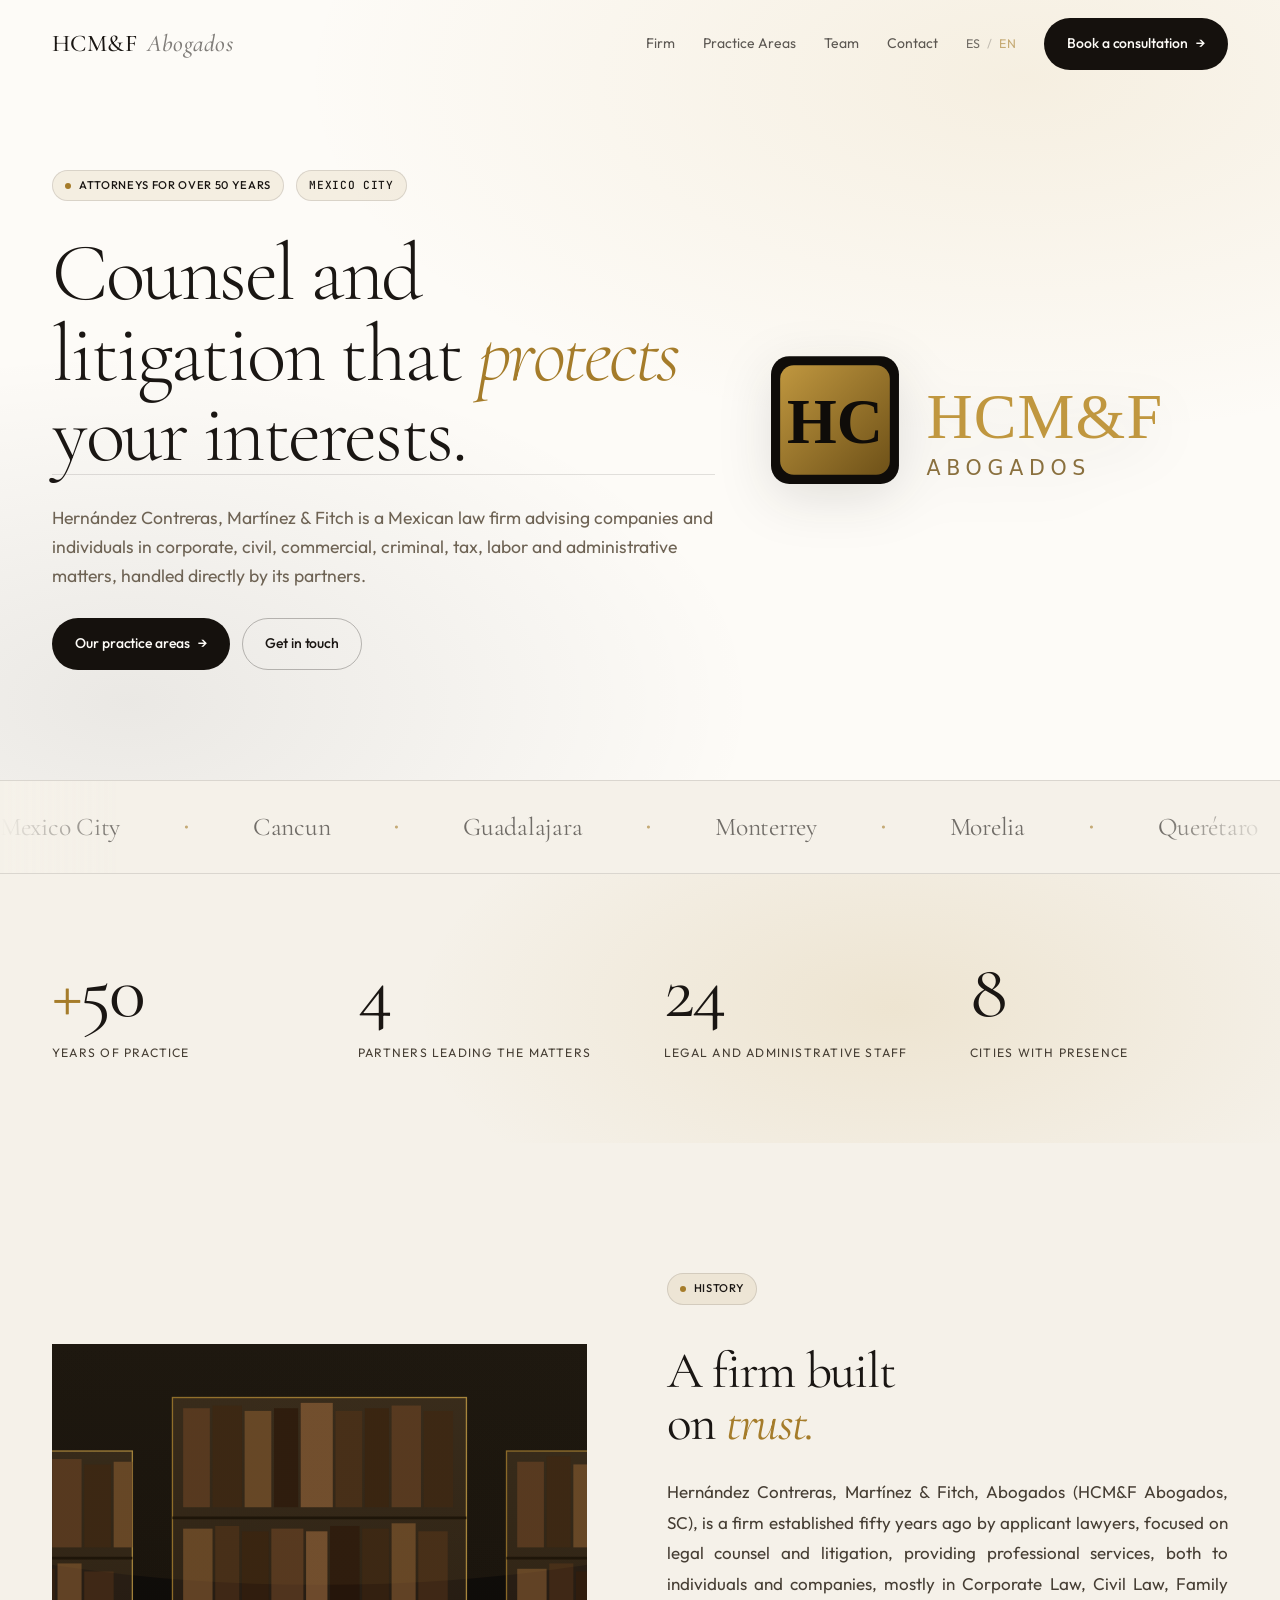
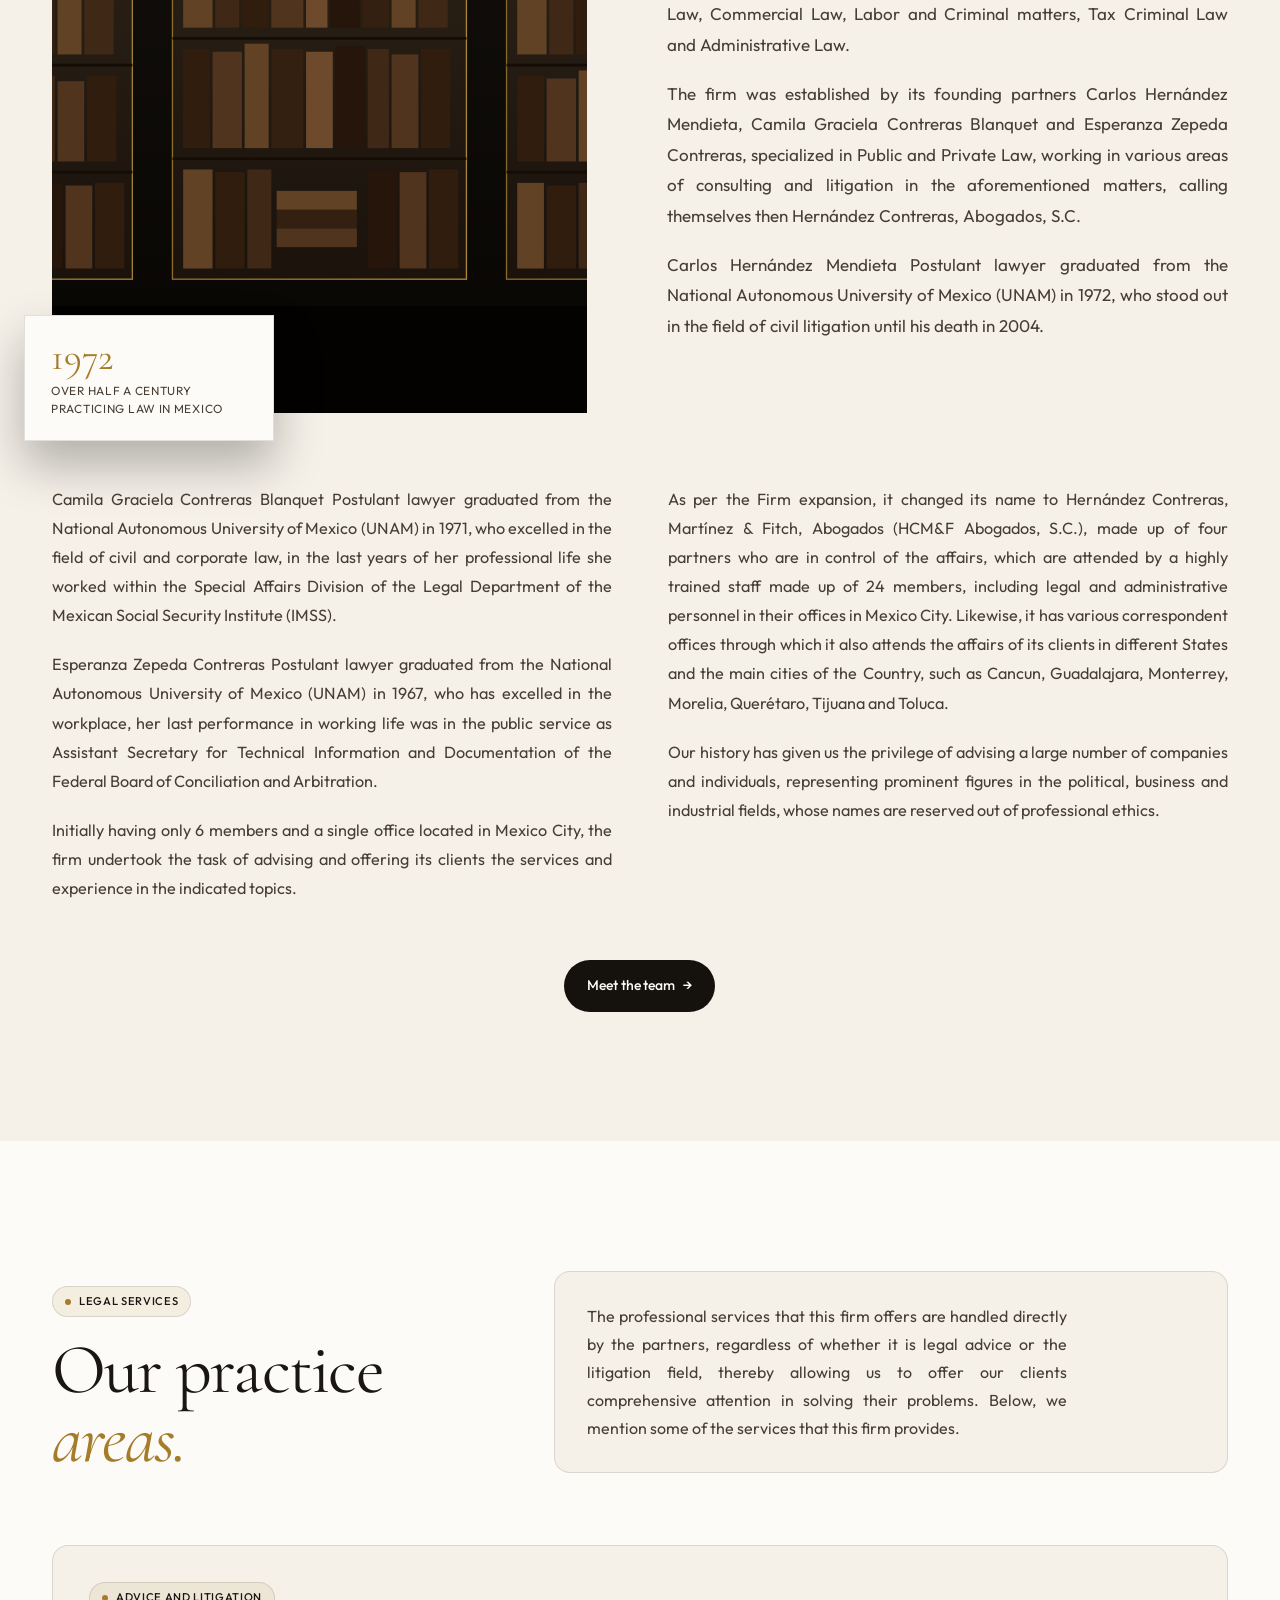
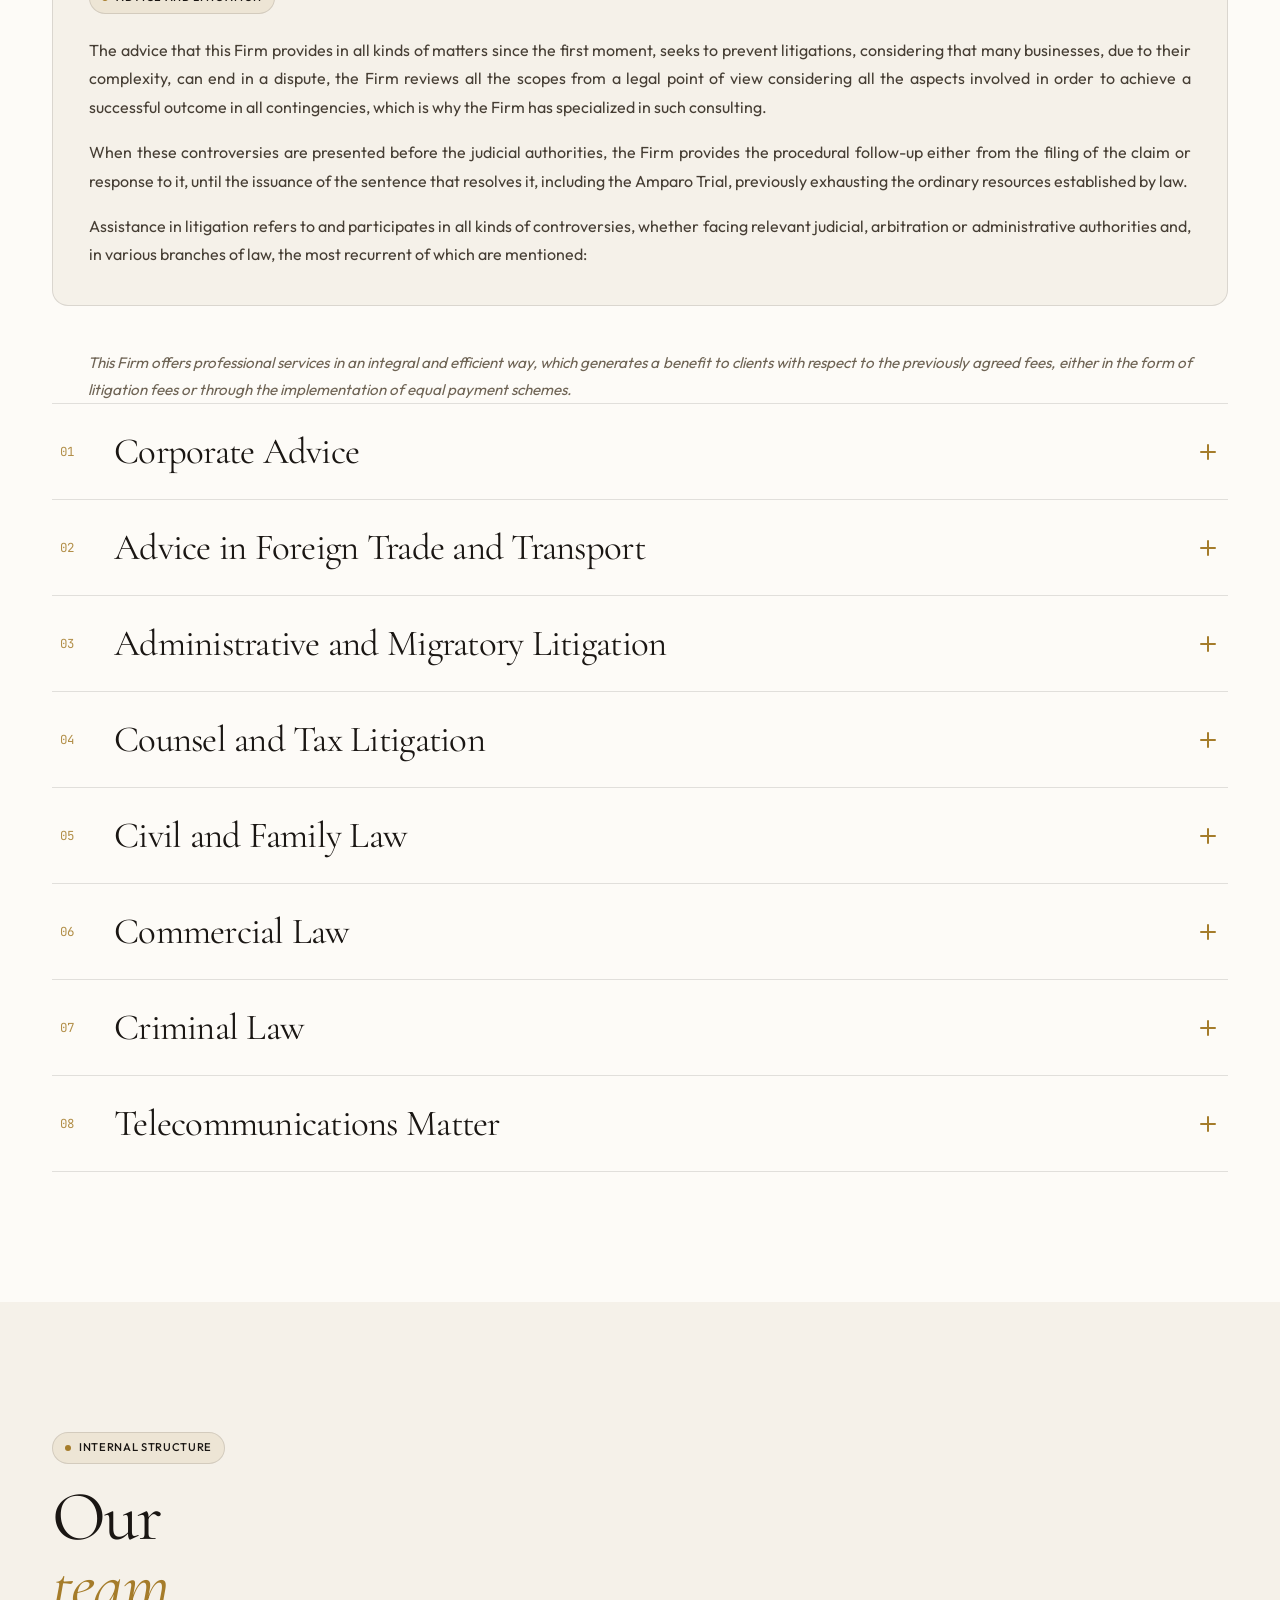
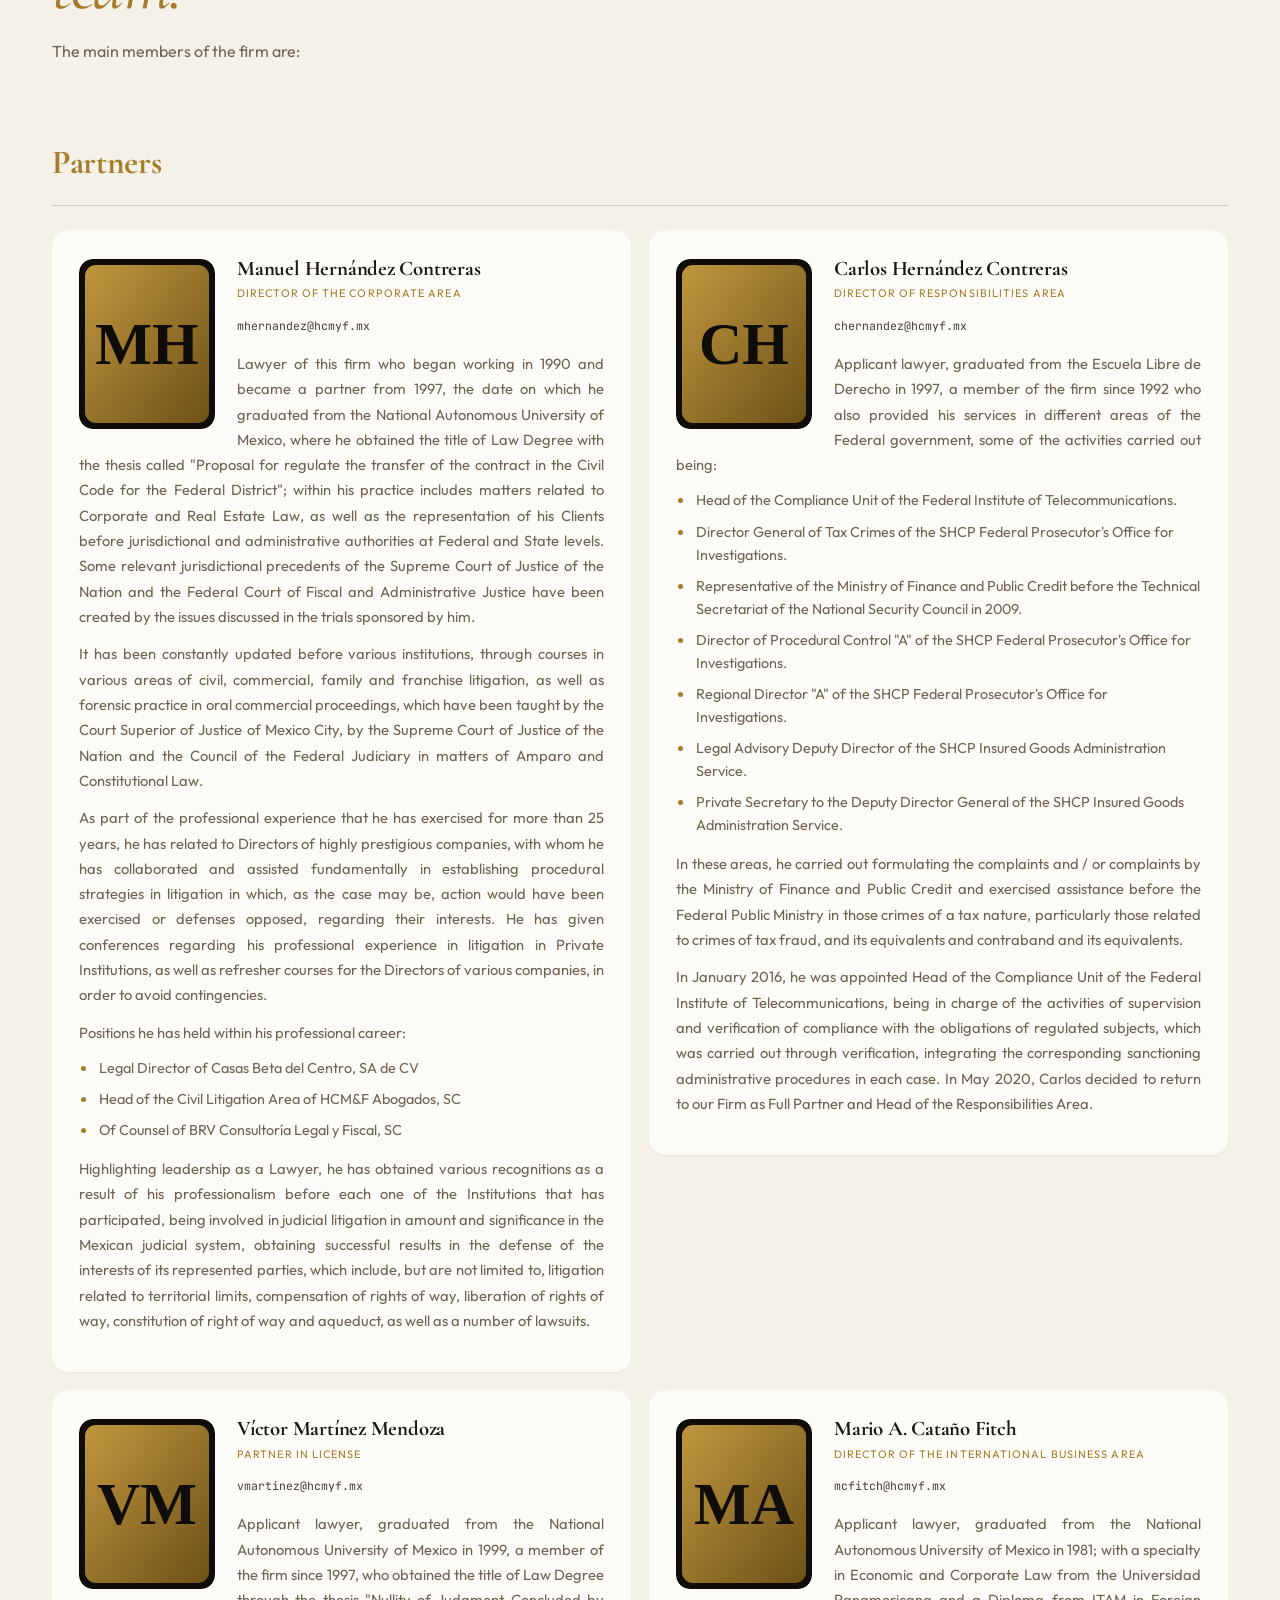
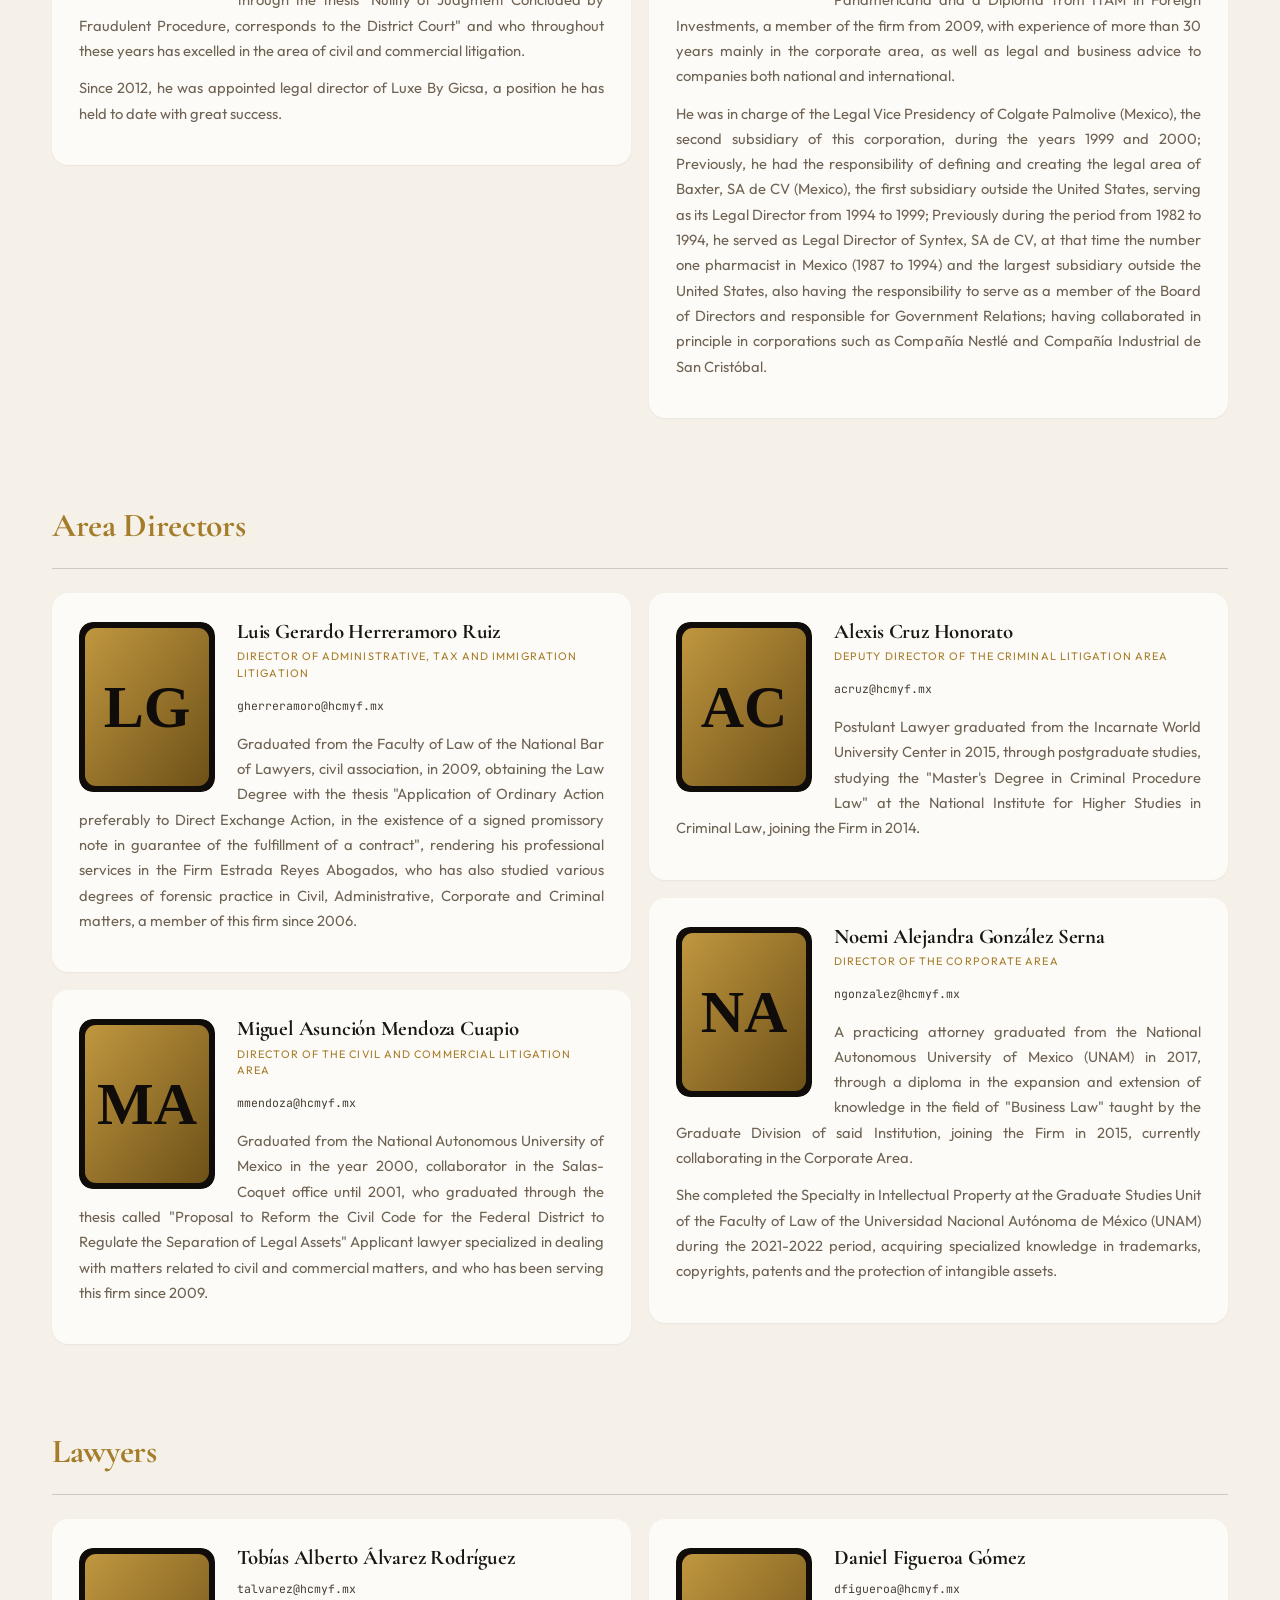
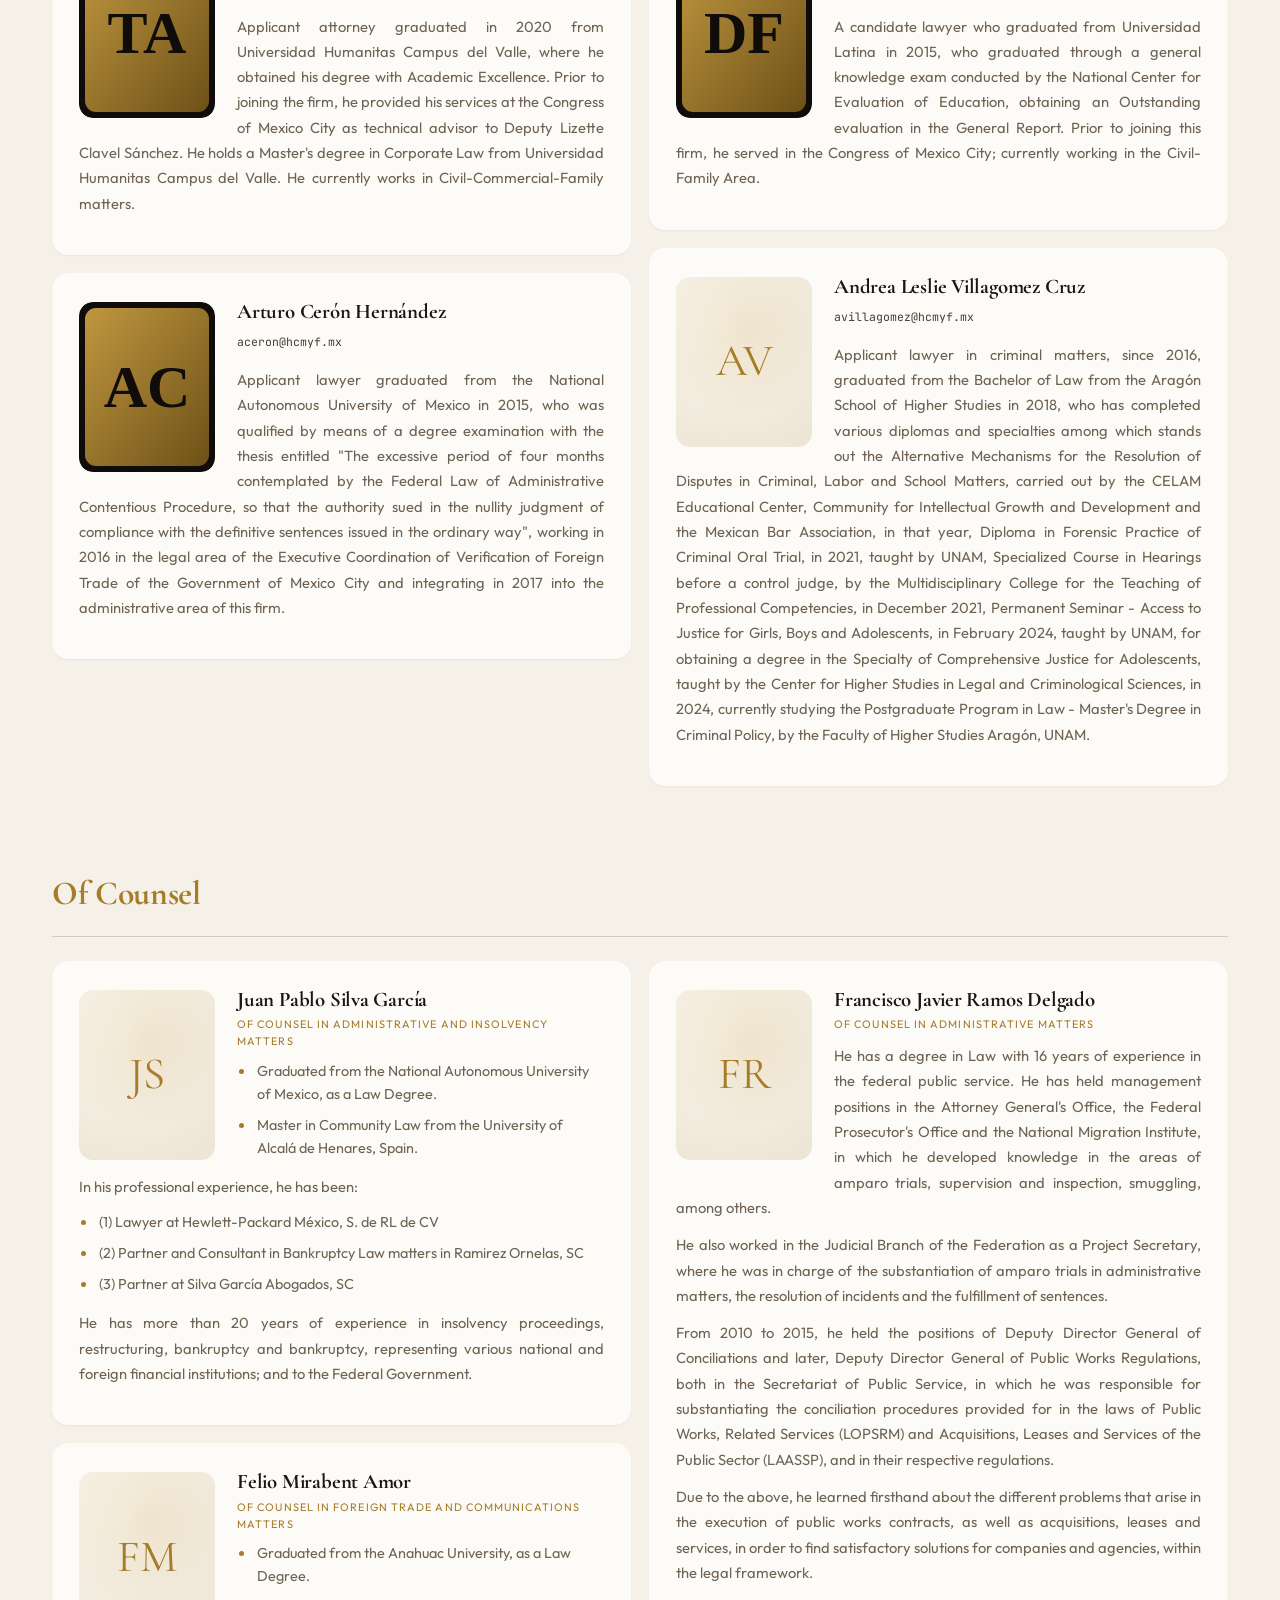
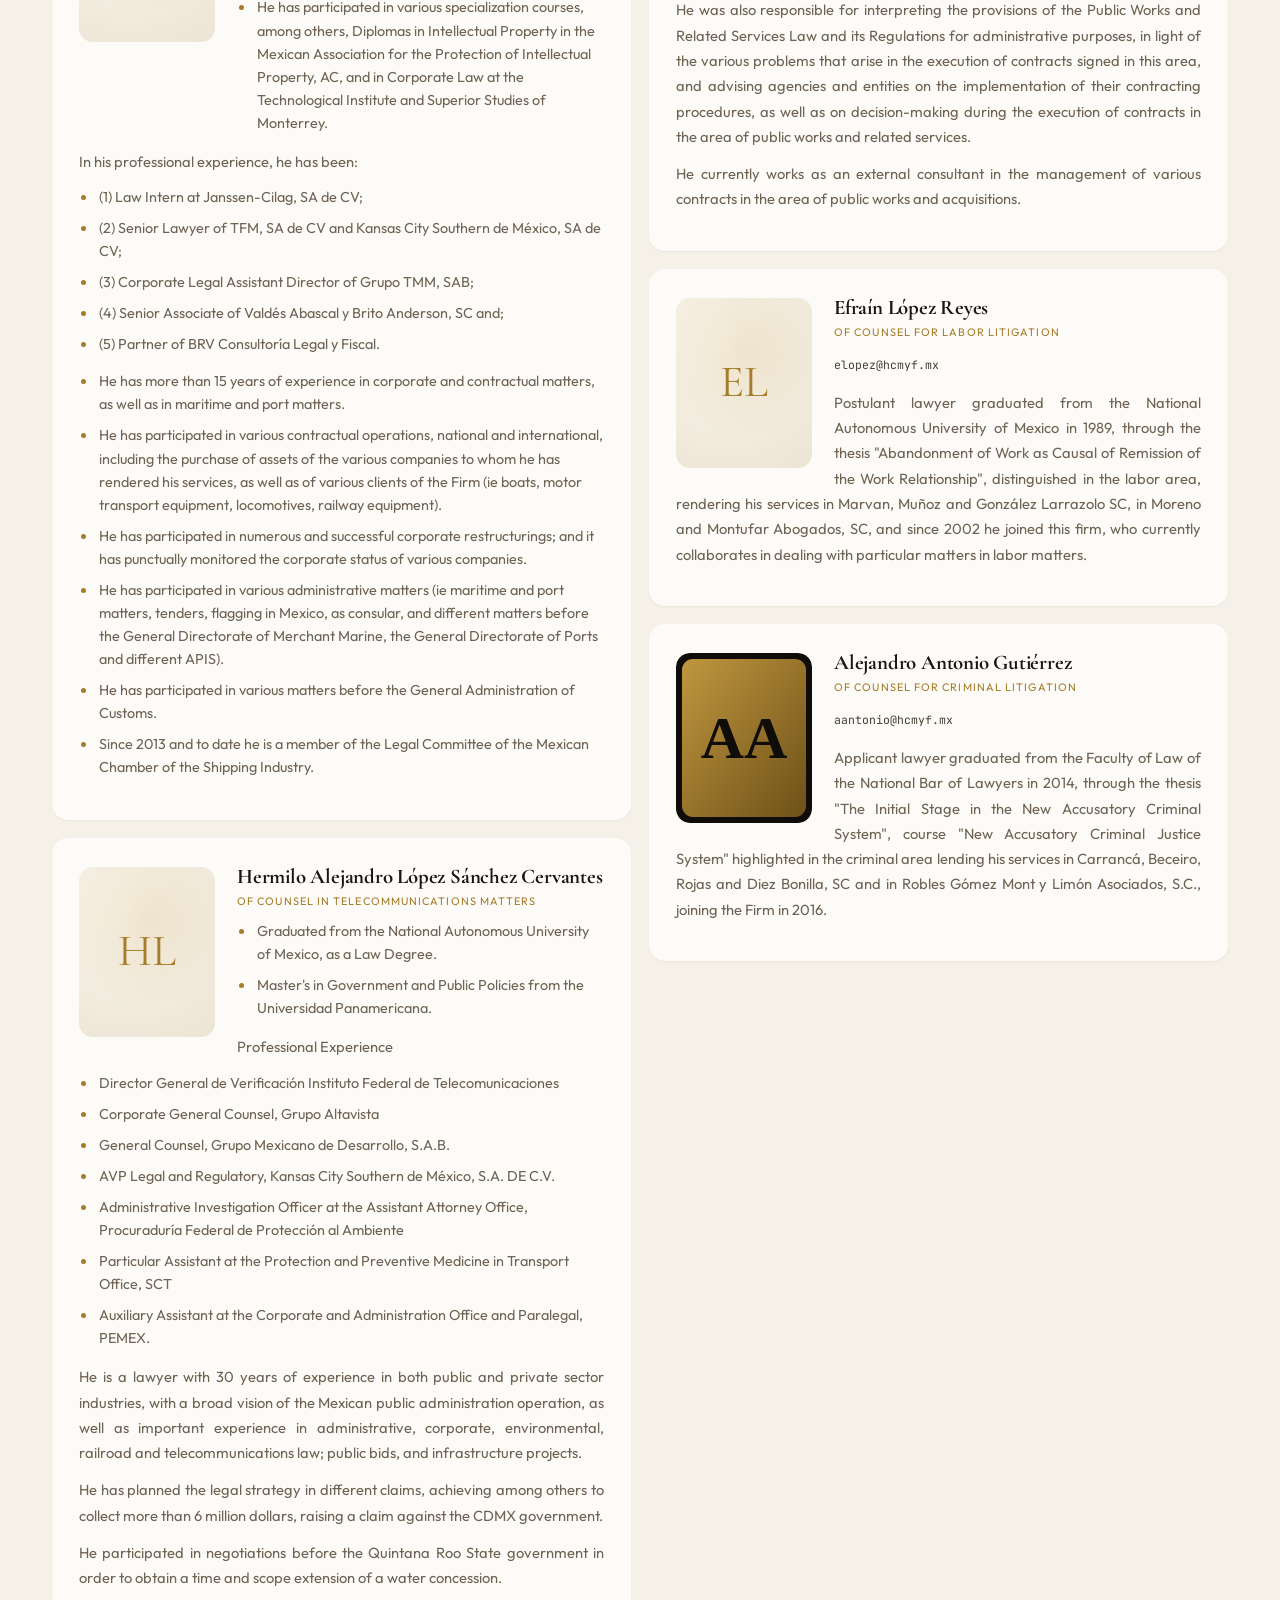
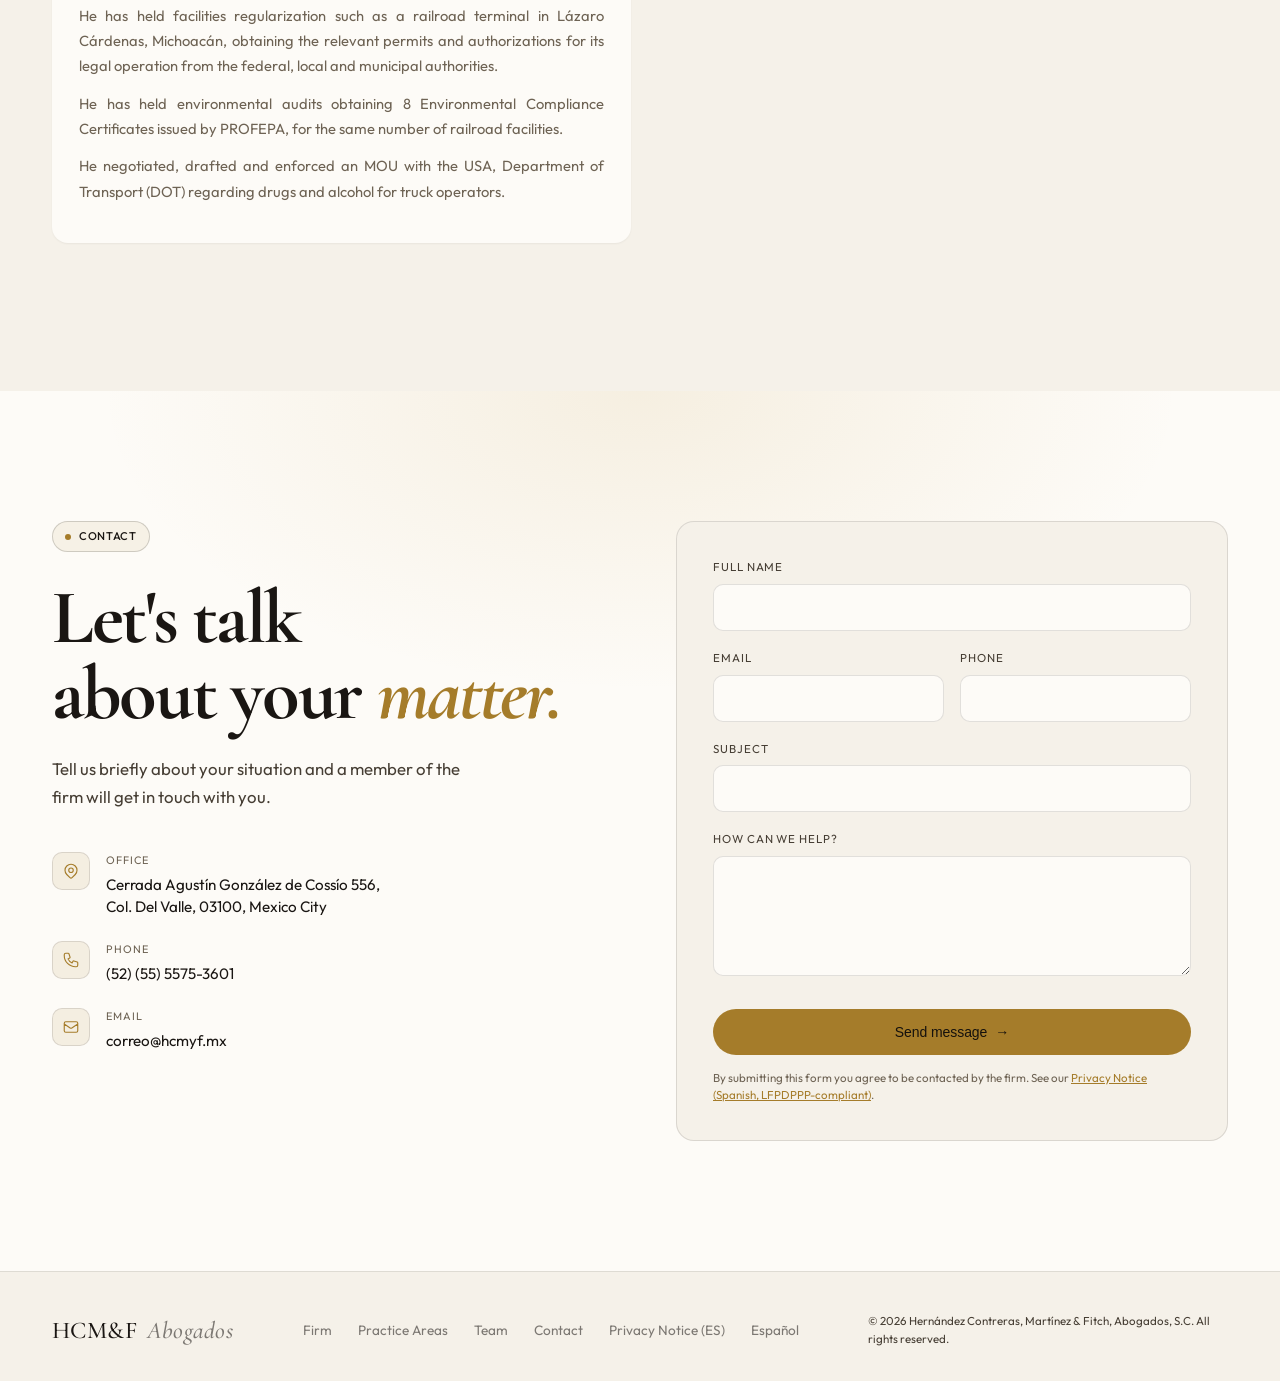
<file: lawyer-page/en/index.html>
<!DOCTYPE html>
<html lang="en">
<head>
  <meta charset="UTF-8" />
  <meta name="viewport" content="width=device-width, initial-scale=1.0" />
  <title>HCM&amp;F Abogados | Attorneys at Law</title>

  <!-- SEO: meta description is authored microcopy. Placeholder until HCM&F signs off. -->
  <meta name="description" content="Mexico City law firm with over 50 years of experience in corporate, civil, commercial, criminal, tax and administrative matters." />
  <meta name="robots" content="index, follow" />
  <meta name="author" content="HCM&amp;F Abogados — Hernández Contreras, Martínez &amp; Fitch, S.C." />
  <meta name="theme-color" content="#FDFBF7" />
  <meta name="geo.region" content="MX-CMX" />
  <meta name="geo.placename" content="Mexico City" />
  <meta name="geo.position" content="19.3747;-99.1714" />
  <meta name="ICBM" content="19.3747, -99.1714" />
  <link rel="canonical" href="https://www.hcmyf.mx/en/" />
  <link rel="alternate" hreflang="en" href="https://www.hcmyf.mx/en/" />
  <link rel="alternate" hreflang="es" href="https://www.hcmyf.mx/" />
  <link rel="alternate" hreflang="x-default" href="https://www.hcmyf.mx/" />
  <!-- Favicon derived from the site wordmark (HC monogram); replace with HCM&F's real logo when available. -->
  <link rel="icon" type="image/svg+xml" href="../favicon.svg" />
  <link rel="apple-touch-icon" href="../apple-touch-icon.png" />

  <!-- JSON-LD: Organization + LegalService + LocalBusiness (root entity) -->
  <script type="application/ld+json" id="ld-root">
{
  "@context": "https://schema.org",
  "@type": ["LegalService", "LocalBusiness", "Organization"],
  "@id": "https://www.hcmyf.mx/#org",
  "name": "Hernández Contreras, Martínez & Fitch, Abogados, S.C.",
  "alternateName": "HCM&F Abogados",
  "url": "https://www.hcmyf.mx",
  "logo": "https://www.hcmyf.mx/logo-hcmyf.svg",
  "image": "https://www.hcmyf.mx/og-image.svg",
  "description": "Mexico City law firm with over 50 years of experience in corporate, civil, commercial, criminal, tax and administrative matters.",
  "telephone": "+52-55-5575-3601",
  "email": "correo@hcmyf.mx",
  "foundingDate": "1972",
  "priceRange": "$$",
  "areaServed": [
    {"@type": "City", "name": "Mexico City"},
    {"@type": "State", "name": "State of Mexico"},
    {"@type": "Country", "name": "Mexico"}
  ],
  "address": {
    "@type": "PostalAddress",
    "streetAddress": "Cerrada Agustín González de Cossío 556",
    "addressLocality": "Mexico City",
    "addressRegion": "CDMX",
    "postalCode": "03100",
    "addressCountry": "MX",
    "neighborhood": "Del Valle"
  },
  "geo": {
    "@type": "GeoCoordinates",
    "latitude": 19.3747,
    "longitude": -99.1714
  },
  "openingHoursSpecification": [
    {
      "@type": "OpeningHoursSpecification",
      "dayOfWeek": ["Monday", "Tuesday", "Wednesday", "Thursday", "Friday"],
      "opens": "09:00",
      "closes": "18:00"
    }
  ],
  "contactPoint": [
    {
      "@type": "ContactPoint",
      "telephone": "+52-55-5575-3601",
      "contactType": "customer service",
      "email": "correo@hcmyf.mx",
      "availableLanguage": ["Spanish", "English"],
      "areaServed": "MX"
    }
  ],
  "knowsLanguage": ["es-MX", "en-US"],
  "hasOfferCatalog": {
    "@type": "OfferCatalog",
    "name": "Legal services",
    "itemListElement": [
      {"@type": "OfferCatalog", "name": "Corporate Advice"},
      {"@type": "OfferCatalog", "name": "Advice in Foreign Trade and Transport"},
      {"@type": "OfferCatalog", "name": "Administrative and Migratory Litigation"},
      {"@type": "OfferCatalog", "name": "Counsel and Tax Litigation"},
      {"@type": "OfferCatalog", "name": "Civil and Family Law"},
      {"@type": "OfferCatalog", "name": "Commercial Law"},
      {"@type": "OfferCatalog", "name": "Criminal Law"},
      {"@type": "OfferCatalog", "name": "Telecommunications Matter"}
    ]
  }
}
  </script>

  <!-- JSON-LD: 18 attorneys (Person) -->
  <script type="application/ld+json" id="ld-attorneys">
[
  {"@context": "https://schema.org", "@type": "Person", "@id": "https://www.hcmyf.mx/#manuel", "name": "Manuel Hernández Contreras", "jobTitle": "Managing Partner, Director of the Corporate Area", "worksFor": {"@type": "LegalService", "@id": "https://www.hcmyf.mx/#org", "name": "HCM&F Abogados"}, "email": "mhernandez@hcmyf.mx", "image": "https://www.hcmyf.mx/team/manuel.svg", "url": "https://www.hcmyf.mx/en/#team"},
  {"@context": "https://schema.org", "@type": "Person", "@id": "https://www.hcmyf.mx/#victor", "name": "Víctor Martínez Mendoza", "jobTitle": "Partner in license, Legal Director at Luxe By Gicsa", "worksFor": {"@type": "LegalService", "@id": "https://www.hcmyf.mx/#org", "name": "HCM&F Abogados"}, "email": "vmartinez@hcmyf.mx", "image": "https://www.hcmyf.mx/team/victor.svg", "url": "https://www.hcmyf.mx/en/#team"},
  {"@context": "https://schema.org", "@type": "Person", "@id": "https://www.hcmyf.mx/#carlos", "name": "Carlos Hernández Contreras", "jobTitle": "Partner, Director of the Responsibilities Area", "worksFor": {"@type": "LegalService", "@id": "https://www.hcmyf.mx/#org", "name": "HCM&F Abogados"}, "email": "chernandez@hcmyf.mx", "image": "https://www.hcmyf.mx/team/carlos.svg", "url": "https://www.hcmyf.mx/en/#team"},
  {"@context": "https://schema.org", "@type": "Person", "@id": "https://www.hcmyf.mx/#mario", "name": "Mario A. Cataño Fitch", "jobTitle": "Partner, Director of the International Business Area", "worksFor": {"@type": "LegalService", "@id": "https://www.hcmyf.mx/#org", "name": "HCM&F Abogados"}, "email": "mcfitch@hcmyf.mx", "image": "https://www.hcmyf.mx/team/mario.svg", "url": "https://www.hcmyf.mx/en/#team"},
  {"@context": "https://schema.org", "@type": "Person", "@id": "https://www.hcmyf.mx/#luis", "name": "Luis Gerardo Herreramoro Ruiz", "jobTitle": "Director of the Administrative Litigation Area", "worksFor": {"@type": "LegalService", "@id": "https://www.hcmyf.mx/#org", "name": "HCM&F Abogados"}, "email": "gherreramoro@hcmyf.mx", "image": "https://www.hcmyf.mx/team/luis.svg", "url": "https://www.hcmyf.mx/en/#team"},
  {"@context": "https://schema.org", "@type": "Person", "@id": "https://www.hcmyf.mx/#miguel", "name": "Miguel Asunción Mendoza Cuapio", "jobTitle": "Director of the Civil and Commercial Litigation Area", "worksFor": {"@type": "LegalService", "@id": "https://www.hcmyf.mx/#org", "name": "HCM&F Abogados"}, "email": "mmendoza@hcmyf.mx", "image": "https://www.hcmyf.mx/team/miguel.svg", "url": "https://www.hcmyf.mx/en/#team"},
  {"@context": "https://schema.org", "@type": "Person", "@id": "https://www.hcmyf.mx/#alejandro", "name": "Alejandro Antonio Gutiérrez", "jobTitle": "Deputy Director of the Criminal Litigation Area", "worksFor": {"@type": "LegalService", "@id": "https://www.hcmyf.mx/#org", "name": "HCM&F Abogados"}, "email": "aantonio@hcmyf.mx", "image": "https://www.hcmyf.mx/team/alejandro.svg", "url": "https://www.hcmyf.mx/en/#team"},
  {"@context": "https://schema.org", "@type": "Person", "@id": "https://www.hcmyf.mx/#alexis", "name": "Alexis Cruz Honorato", "jobTitle": "Deputy Director of the Criminal Litigation Area", "worksFor": {"@type": "LegalService", "@id": "https://www.hcmyf.mx/#org", "name": "HCM&F Abogados"}, "email": "acruz@hcmyf.mx", "image": "https://www.hcmyf.mx/team/alexis.svg", "url": "https://www.hcmyf.mx/en/#team"},
  {"@context": "https://schema.org", "@type": "Person", "@id": "https://www.hcmyf.mx/#noemi", "name": "Noemi Alejandra González Serna", "jobTitle": "Director of the Corporate Area", "worksFor": {"@type": "LegalService", "@id": "https://www.hcmyf.mx/#org", "name": "HCM&F Abogados"}, "email": "ngonzalez@hcmyf.mx", "image": "https://www.hcmyf.mx/team/noemi.svg", "url": "https://www.hcmyf.mx/en/#team"},
  {"@context": "https://schema.org", "@type": "Person", "@id": "https://www.hcmyf.mx/#efrain", "name": "Efraín López Reyes", "jobTitle": "Lawyer, Labor Area", "worksFor": {"@type": "LegalService", "@id": "https://www.hcmyf.mx/#org", "name": "HCM&F Abogados"}, "email": "elopez@hcmyf.mx", "image": "https://www.hcmyf.mx/favicon.svg", "url": "https://www.hcmyf.mx/en/#team"},
  {"@context": "https://schema.org", "@type": "Person", "@id": "https://www.hcmyf.mx/#arturo", "name": "Arturo Cerón Hernández", "jobTitle": "Lawyer, Administrative Area", "worksFor": {"@type": "LegalService", "@id": "https://www.hcmyf.mx/#org", "name": "HCM&F Abogados"}, "email": "aceron@hcmyf.mx", "image": "https://www.hcmyf.mx/team/arturo.svg", "url": "https://www.hcmyf.mx/en/#team"},
  {"@context": "https://schema.org", "@type": "Person", "@id": "https://www.hcmyf.mx/#daniel", "name": "Daniel Figueroa Gómez", "jobTitle": "Lawyer, Civil-Family Area", "worksFor": {"@type": "LegalService", "@id": "https://www.hcmyf.mx/#org", "name": "HCM&F Abogados"}, "email": "dfigueroa@hcmyf.mx", "image": "https://www.hcmyf.mx/team/daniel.svg", "url": "https://www.hcmyf.mx/en/#team"},
  {"@context": "https://schema.org", "@type": "Person", "@id": "https://www.hcmyf.mx/#andrea", "name": "Andrea Leslie Villagomez Cruz", "jobTitle": "Lawyer, Criminal Area", "worksFor": {"@type": "LegalService", "@id": "https://www.hcmyf.mx/#org", "name": "HCM&F Abogados"}, "email": "avillagomez@hcmyf.mx", "image": "https://www.hcmyf.mx/favicon.svg", "url": "https://www.hcmyf.mx/en/#team"},
  {"@context": "https://schema.org", "@type": "Person", "@id": "https://www.hcmyf.mx/#tobias", "name": "Tobías Alberto Álvarez Rodríguez", "jobTitle": "Lawyer, Civil-Commercial-Family Area", "worksFor": {"@type": "LegalService", "@id": "https://www.hcmyf.mx/#org", "name": "HCM&F Abogados"}, "email": "talvarez@hcmyf.mx", "image": "https://www.hcmyf.mx/team/tobias.svg", "url": "https://www.hcmyf.mx/en/#team"},
  {"@context": "https://schema.org", "@type": "Person", "@id": "https://www.hcmyf.mx/#juan", "name": "Juan Pablo Silva García", "jobTitle": "Of Counsel, Bankruptcy Law", "worksFor": {"@type": "LegalService", "@id": "https://www.hcmyf.mx/#org", "name": "HCM&F Abogados"}, "email": "jsilva@hcmyf.mx", "image": "https://www.hcmyf.mx/favicon.svg", "url": "https://www.hcmyf.mx/en/#team"},
  {"@context": "https://schema.org", "@type": "Person", "@id": "https://www.hcmyf.mx/#felio", "name": "Felio Mirabent Amor", "jobTitle": "Of Counsel, Corporate and Maritime Law", "worksFor": {"@type": "LegalService", "@id": "https://www.hcmyf.mx/#org", "name": "HCM&F Abogados"}, "email": "fmirabent@hcmyf.mx", "image": "https://www.hcmyf.mx/favicon.svg", "url": "https://www.hcmyf.mx/en/#team"},
  {"@context": "https://schema.org", "@type": "Person", "@id": "https://www.hcmyf.mx/#hermilo", "name": "Hermilo Alejandro López Sánchez Cervantes", "jobTitle": "Of Counsel, Telecommunications and Regulation", "worksFor": {"@type": "LegalService", "@id": "https://www.hcmyf.mx/#org", "name": "HCM&F Abogados"}, "email": "hlopez@hcmyf.mx", "image": "https://www.hcmyf.mx/favicon.svg", "url": "https://www.hcmyf.mx/en/#team"},
  {"@context": "https://schema.org", "@type": "Person", "@id": "https://www.hcmyf.mx/#francisco", "name": "Francisco Javier Ramos Delgado", "jobTitle": "Of Counsel, Administrative Law and Public Works", "worksFor": {"@type": "LegalService", "@id": "https://www.hcmyf.mx/#org", "name": "HCM&F Abogados"}, "email": "framos@hcmyf.mx", "image": "https://www.hcmyf.mx/favicon.svg", "url": "https://www.hcmyf.mx/en/#team"}
]
  </script>

  <!-- JSON-LD: Practice Areas (Service catalog) -->
  <script type="application/ld+json" id="ld-services">
{
  "@context": "https://schema.org",
  "@type": "ItemList",
  "@id": "https://www.hcmyf.mx/#services",
  "name": "Practice Areas",
  "itemListElement": [
    {"@type": "ListItem", "position": 1, "item": {"@type": "Service", "name": "Corporate Advice", "provider": {"@id": "https://www.hcmyf.mx/#org"}, "areaServed": "MX"}},
    {"@type": "ListItem", "position": 2, "item": {"@type": "Service", "name": "Advice in Foreign Trade and Transport", "provider": {"@id": "https://www.hcmyf.mx/#org"}, "areaServed": "MX"}},
    {"@type": "ListItem", "position": 3, "item": {"@type": "Service", "name": "Administrative and Migratory Litigation", "provider": {"@id": "https://www.hcmyf.mx/#org"}, "areaServed": "MX"}},
    {"@type": "ListItem", "position": 4, "item": {"@type": "Service", "name": "Counsel and Tax Litigation", "provider": {"@id": "https://www.hcmyf.mx/#org"}, "areaServed": "MX"}},
    {"@type": "ListItem", "position": 5, "item": {"@type": "Service", "name": "Civil and Family Law", "provider": {"@id": "https://www.hcmyf.mx/#org"}, "areaServed": "MX"}},
    {"@type": "ListItem", "position": 6, "item": {"@type": "Service", "name": "Commercial Law", "provider": {"@id": "https://www.hcmyf.mx/#org"}, "areaServed": "MX"}},
    {"@type": "ListItem", "position": 7, "item": {"@type": "Service", "name": "Criminal Law", "provider": {"@id": "https://www.hcmyf.mx/#org"}, "areaServed": "MX"}},
    {"@type": "ListItem", "position": 8, "item": {"@type": "Service", "name": "Telecommunications Matter", "provider": {"@id": "https://www.hcmyf.mx/#org"}, "areaServed": "MX"}}
  ]
}
  </script>

  <!-- JSON-LD: FAQPage (frequently asked questions) -->
  <script type="application/ld+json" id="ld-faq">
{
  "@context": "https://schema.org",
  "@type": "FAQPage",
  "@id": "https://www.hcmyf.mx/#faq",
  "mainEntity": [
    {"@type": "Question", "name": "Where is HCM&F Abogados located?", "acceptedAnswer": {"@type": "Answer", "text": "Our office is located at Cerrada Agustín González de Cossío 556, Colonia Del Valle, Alcaldía Benito Juárez, C.P. 03100, Mexico City, Mexico. We attend Monday through Friday from 9:00 a.m. to 6:00 p.m."}},
    {"@type": "Question", "name": "How many years of experience does the firm have?", "acceptedAnswer": {"@type": "Answer", "text": "HCM&F Abogados was founded in 1972, which means it has more than 50 years of experience in the practice of law in Mexico."}},
    {"@type": "Question", "name": "What practice areas does the firm handle?", "acceptedAnswer": {"@type": "Answer", "text": "We handle 8 main practice areas: Corporate Advice, Foreign Trade and Transport, Administrative and Migratory Litigation, Counsel and Tax Litigation, Civil and Family Law, Commercial Law, Criminal Law, and Telecommunications."}},
    {"@type": "Question", "name": "Does the firm serve clients in English?", "acceptedAnswer": {"@type": "Answer", "text": "Yes, part of our team is bilingual and we can attend consultations and provide legal services in English. Most of our partners and lawyers speak Spanish and English."}},
    {"@type": "Question", "name": "How can I contact you?", "acceptedAnswer": {"@type": "Answer", "text": "You can contact us through the form on this website, by phone at (52) (55) 5575-3601, by email at correo@hcmyf.mx, or by WhatsApp by clicking the message button in the lower right corner."}},
    {"@type": "Question", "name": "Does the firm have offices in other cities?", "acceptedAnswer": {"@type": "Answer", "text": "Our main office is in Mexico City. Through correspondents, we handle matters in Cancun, Guadalajara, Monterrey, Morelia, Querétaro, Tijuana and Toluca."}}
  ]
}
  </script>

  <!-- JSON-LD: BreadcrumbList (root site) -->
  <script type="application/ld+json" id="ld-breadcrumb">
{
  "@context": "https://schema.org",
  "@type": "BreadcrumbList",
  "@id": "https://www.hcmyf.mx/#breadcrumb",
  "itemListElement": [
    {"@type": "ListItem", "position": 1, "name": "Home", "item": "https://www.hcmyf.mx/"},
    {"@type": "ListItem", "position": 2, "name": "Español", "item": "https://www.hcmyf.mx/"},
    {"@type": "ListItem", "position": 3, "name": "Privacy Notice (ES)", "item": "https://www.hcmyf.mx/avisoprivacidad.html"}
  ]
}
  </script>

  <!-- Open Graph -->
  <meta property="og:type" content="website" />
  <meta property="og:locale" content="en_US" />
  <meta property="og:locale:alternate" content="es_MX" />
  <meta property="og:site_name" content="HCM&amp;F Abogados" />
  <meta property="og:title" content="Hernández Contreras, Martínez &amp; Fitch, Attorneys at Law" />
  <meta property="og:description" content="Mexico City law firm with over 50 years of experience in corporate, civil, commercial, criminal, tax and administrative matters." />
  <meta property="og:url" content="https://www.hcmyf.mx/en/" />
  <meta property="og:image" content="https://www.hcmyf.mx/og-image.svg" />
  <meta property="og:image:secure_url" content="https://www.hcmyf.mx/og-image.svg" />
  <meta property="og:image:width" content="1200" />
  <meta property="og:image:height" content="630" />
  <meta property="og:image:type" content="image/png" />
  <meta property="og:image:alt" content="HCM&amp;F Abogados — Hernández Contreras, Martínez &amp; Fitch, Attorneys at Law" />

  <!-- Twitter Card -->
  <meta name="twitter:card" content="summary_large_image" />
  <meta name="twitter:title" content="Hernández Contreras, Martínez &amp; Fitch, Attorneys at Law" />
  <meta name="twitter:description" content="Mexico City law firm with over 50 years of experience in corporate, civil, commercial, criminal, tax and administrative matters." />
  <meta name="twitter:image" content="https://www.hcmyf.mx/og-image.svg" />
  <meta name="twitter:image:alt" content="HCM&amp;F Abogados — Hernández Contreras, Martínez &amp; Fitch, Attorneys at Law" />

  <link rel="preconnect" href="https://fonts.googleapis.com">
  <link rel="preconnect" href="https://fonts.gstatic.com" crossorigin>
  <link href="https://fonts.googleapis.com/css2?family=Cormorant+Garamond:ital,wght@0,300;0,400;0,500;0,600;1,300;1,400;1,500&family=Outfit:wght@300;400;500;600;700&family=JetBrains+Mono:wght@400;500&display=swap" rel="stylesheet">
  <style>
    :root {
      /* Light theme (warm white) — Leo 2026-06-15. Was a dark theme; see overrides block below. */
      --paper:    #FDFBF7;   /* warm white page background */
      --cream:    #1A1613;   /* PRIMARY TEXT (now dark; reads on white) */
      --ink:      #15110D;   /* darkest: button bg + text on gold (stays dark) */
      --slate:    #F5F1E9;   /* light warm card / alternating-section surface */
      --slate-2:  #EDE7DA;   /* slightly deeper light surface */
      --line:     #E6DFD2;
      --hairline: rgba(26,22,19,0.12);        /* dark-alpha borders on light */
      --hairline-light: rgba(26,22,19,0.18);
      --muted:    #6E6354;   /* muted text on light */
      --muted-2:  #463E34;   /* stronger body text on light */
      --ember:    #A57C2A;   /* legal gold, darkened a touch for contrast on white */
      --ember-2:  #8A6720;
    }

    * { box-sizing: border-box; margin: 0; padding: 0; }
    html { scroll-behavior: smooth; -webkit-font-smoothing: antialiased; }
    body {
      font-family: 'Outfit', system-ui, sans-serif;
      background: var(--paper);
      color: var(--cream);
      line-height: 1.55;
      cursor: default;
    }
    img { display: block; max-width: 100%; }
    a { color: inherit; text-decoration: none; }

    .serif { font-family: 'Cormorant Garamond', Georgia, serif; font-weight: 400; }
    .mono  { font-family: 'JetBrains Mono', ui-monospace, monospace; }
    .container { max-width: 1240px; margin: 0 auto; padding: 0 32px; }

    #spot { position: fixed; pointer-events: none; width: 360px; height: 360px; border-radius: 50%; background: radial-gradient(circle, rgba(192,151,63,0.10) 0%, transparent 60%); transform: translate(-50%, -50%); z-index: 1; transition: opacity 0.4s; opacity: 0; mix-blend-mode: multiply; }
    @media (hover: hover) { #spot.on { opacity: 1; } }

    #progress { position: fixed; top: 0; left: 0; height: 2px; background: var(--ember); z-index: 999; width: 0; transition: width 0.05s linear; }

    .fade { opacity: 0; transform: translateY(28px); transition: opacity 0.9s cubic-bezier(.2,.8,.2,1), transform 0.9s cubic-bezier(.2,.8,.2,1); }
    .fade.in { opacity: 1; transform: translateY(0); }
    .d1 { transition-delay: .08s; } .d2 { transition-delay: .16s; }
    .d3 { transition-delay: .24s; } .d4 { transition-delay: .32s; }

    @keyframes rise { from { opacity:0; transform: translateY(34px); } to { opacity:1; transform: translateY(0); } }
    .ha { animation: rise 1.1s cubic-bezier(.2,.8,.2,1) forwards; }
    .hb { opacity:0; animation: rise 1.1s cubic-bezier(.2,.8,.2,1) .15s forwards; }
    .hc { opacity:0; animation: rise 1.1s cubic-bezier(.2,.8,.2,1) .3s forwards; }
    .hd { opacity:0; animation: rise 1.1s cubic-bezier(.2,.8,.2,1) .45s forwards; }

    nav.top {
      position: fixed; inset: 0 0 auto 0; z-index: 100;
      padding: 18px 0;
      transition: background 0.4s ease, backdrop-filter 0.4s ease, padding 0.4s ease, border-color 0.4s ease;
      border-bottom: 1px solid transparent;
    }
    nav.top.scrolled {
      background: rgba(22,18,16,0.96);
      backdrop-filter: blur(18px) saturate(140%);
      -webkit-backdrop-filter: blur(18px) saturate(140%);
      border-bottom-color: var(--hairline);
      padding: 12px 0;
    }
    .nav-inner { display: flex; align-items: center; justify-content: space-between; }
    .logo { font-family: 'Cormorant Garamond', Georgia, serif; font-size: 1.5rem; letter-spacing: 0.02em; display: inline-flex; align-items: center; gap: 10px; font-weight: 500; }
    .nav-links { display: flex; align-items: center; gap: 28px; }
    .nl { font-size: 0.875rem; color: var(--cream); opacity: 0.7; transition: opacity 0.2s; position: relative; }
    .nl:hover { opacity: 1; }
    .nl::after { content:''; position: absolute; left: 0; right: 0; bottom: -4px; height: 1px; background: var(--cream); transform: scaleX(0); transform-origin: left; transition: transform 0.3s cubic-bezier(.2,.8,.2,1); }
    .nl:hover::after { transform: scaleX(1); }
    .lang { font-size: 0.78rem; letter-spacing: 0.06em; opacity: 0.6; }
    .lang a { transition: opacity 0.2s, color 0.2s; }
    .lang a.active { color: var(--ember); opacity: 1; }
    .lang a:hover { opacity: 1; }
    .lang .sep { opacity: 0.4; margin: 0 6px; }

    .btn {
      display: inline-flex; align-items: center; gap: 8px;
      padding: 14px 22px; border-radius: 999px;
      font-size: 0.875rem; font-weight: 500; letter-spacing: -0.005em;
      transition: transform 0.3s cubic-bezier(.2,.8,.2,1), background 0.3s, color 0.3s, box-shadow 0.3s;
      border: 1px solid transparent;
      will-change: transform; cursor: pointer;
    }
    .btn-ink   { background: var(--ink); color: var(--cream); }
    .btn-ink:hover  { background: var(--ember); color: var(--ink); transform: translateY(-2px); box-shadow: 0 18px 38px rgba(192,151,63,0.28); }
    .btn-ghost { background: transparent; color: var(--cream); border-color: rgba(234,229,213,0.4); }
    .btn-ghost:hover { background: var(--cream); color: var(--ink); transform: translateY(-2px); }
    .btn-cream { background: var(--cream); color: var(--ink); }
    .btn-cream:hover { background: var(--ember); color: var(--ink); transform: translateY(-2px); }
    .btn-arrow { display: inline-block; transition: transform 0.3s; }
    .btn:hover .btn-arrow { transform: translateX(4px); }

    .pill {
      display: inline-flex; align-items: center; gap: 8px;
      padding: 6px 12px; border-radius: 999px;
      font-size: 0.7rem; font-weight: 500; letter-spacing: 0.06em; text-transform: uppercase;
      background: rgba(255,255,255,0.07); color: var(--cream);
      border: 1px solid var(--hairline);
    }
    .pill .dot { width: 6px; height: 6px; border-radius: 50%; background: var(--ember); }
    .pill-dark { background: rgba(255,255,255,0.06); color: var(--cream); border-color: var(--hairline-light); }

    section.hero {
      padding: 170px 0 110px;
      position: relative;
      overflow: hidden;
    }
    .hero::before {
      content: ''; position: absolute; inset: 0;
      background:
        radial-gradient(1200px 600px at 80% 10%, rgba(192,151,63,0.12), transparent 60%),
        radial-gradient(900px 500px at 10% 90%, rgba(15,12,9,0.08), transparent 70%);
      pointer-events: none;
    }
    .hero-grid { display: grid; grid-template-columns: 1.45fr 1fr; gap: 56px; align-items: center; position: relative; }
    .hero-logo { display: flex; justify-content: center; align-items: center; }
    .hero-logo img { width: min(550px, 100%); height: auto; mix-blend-mode: multiply; filter: drop-shadow(0 14px 26px rgba(26,22,19,0.12)); }
    .hero h1 {
      font-family: 'Cormorant Garamond', Georgia, serif; font-weight: 300;
      font-size: clamp(3rem, 6.4vw, 6.6rem);
      line-height: 0.98;
      letter-spacing: -0.03em;
      color: var(--cream);
    }
    .hero h1 i { font-style: italic; color: var(--ember); }
    .hero-meta { display: flex; flex-direction: column; gap: 28px; align-items: flex-start; padding-top: 28px; border-top: 1px solid var(--hairline); }
    .hero-lead { font-size: 1.1rem; color: var(--muted); max-width: none; line-height: 1.65; }
    .hero-cta { display: flex; gap: 12px; flex-wrap: wrap; justify-content: flex-start; }
    .hero-tags { display: flex; gap: 12px; margin-bottom: 32px; flex-wrap: wrap; }

    .marquee {
      overflow: hidden; padding: 26px 0; border-top: 1px solid var(--hairline); border-bottom: 1px solid var(--hairline);
      background: var(--slate);
      position: relative;
    }
    .marquee::before, .marquee::after {
      content:''; position:absolute; top:0; bottom:0; width:120px; z-index:2; pointer-events:none;
    }
    .marquee::before { left:0; background: linear-gradient(to right, var(--slate), transparent); }
    .marquee::after  { right:0; background: linear-gradient(to left,  var(--slate), transparent); }
    .marquee-track { display: inline-flex; gap: 64px; animation: scroll 42s linear infinite; padding-right: 64px; white-space: nowrap; }
    @keyframes scroll { from { transform: translateX(0); } to { transform: translateX(-50%); } }
    .marquee-item {
      font-family: 'Cormorant Garamond', Georgia, serif;
      font-size: 1.6rem;
      color: var(--cream);
      opacity: 0.6;
      letter-spacing: -0.01em;
      white-space: nowrap;
      display: inline-flex; align-items: center; gap: 64px;
    }
    .marquee-item::after { content: '\2022'; color: var(--ember); font-size: 1rem; }

    section { padding: 130px 0; position: relative; }
    .section-head { display: grid; grid-template-columns: 1fr 1.6fr; gap: 80px; align-items: end; margin-bottom: 72px; }
    .section-head h2 {
      font-family: 'Cormorant Garamond', Georgia, serif; font-weight: 400;
      font-size: clamp(2.6rem, 5.5vw, 5rem);
      line-height: 0.98;
      letter-spacing: -0.025em;
      color: var(--cream);
    }
    .section-head h2 i { font-style: italic; color: var(--ember); }
    .section-head p { color: var(--muted); font-size: 1rem; max-width: 480px; line-height: 1.7; }

    .stats {
      background: var(--ink); color: var(--cream);
      padding: 80px 0; position: relative; overflow: hidden;
    }
    .stats::before {
      content:''; position:absolute; inset:0;
      background: radial-gradient(800px 400px at 70% 50%, rgba(192,151,63,0.14), transparent 60%);
    }
    .stats-grid { display: grid; grid-template-columns: repeat(4, 1fr); gap: 48px; position: relative; }
    .stat-num { font-family: 'Cormorant Garamond', Georgia, serif; font-size: clamp(3rem, 6vw, 5rem); line-height: 1; letter-spacing: -0.035em; }
    .stat-num i { color: var(--ember); font-style: italic; }
    .stat-label { color: var(--muted-2); font-size: 0.76rem; letter-spacing: 0.1em; text-transform: uppercase; margin-top: 14px; }

    .about { background: var(--slate); }
    .about-grid { display: grid; grid-template-columns: 1fr 1.05fr; gap: 80px; align-items: start; }
    .about-img-wrap { position: relative; margin-top: 71px; }
    .about-img-wrap img { width: 100%; aspect-ratio: 4/5; object-fit: cover; filter: contrast(1.05) saturate(0.9) brightness(0.92); }
    .about-img-wrap .badge {
      position: absolute; bottom: -28px; left: -28px;
      background: var(--ink); color: var(--cream);
      padding: 22px 26px; max-width: 250px;
      box-shadow: 0 24px 48px rgba(0,0,0,0.28);
    }
    .about-img-wrap .badge .num { font-family: 'Cormorant Garamond', Georgia, serif; font-size: 2.4rem; line-height: 1; color: var(--ember); }
    .about-img-wrap .badge .lab { font-size: 0.74rem; letter-spacing: 0.06em; text-transform: uppercase; color: var(--muted-2); margin-top: 6px; line-height: 1.5; }
    .about-body p { color: var(--muted-2); font-size: 1.0625rem; line-height: 1.8; margin-bottom: 18px; }
    .about-body p strong { color: var(--cream); font-weight: 500; }
    .about-cols { margin-top: 72px; column-count: 2; column-gap: 56px; }
    .about-cols p { color: var(--muted-2); font-size: 1.0125rem; line-height: 1.8; margin-bottom: 20px; break-inside: avoid; }
    @media (max-width: 760px) { .about-cols { column-count: 1; } }
    .about-cta { text-align: center; margin-top: 56px; }

    .services { background: var(--paper); }

    .acc { border-top: 1px solid var(--hairline); }
    .acc-item { border-bottom: 1px solid var(--hairline); }
    .acc-head { width: 100%; background: none; border: none; cursor: pointer; text-align: left; display: flex; align-items: center; gap: 24px; padding: 28px 8px; color: var(--cream); font-family: inherit; transition: color 0.25s; }
    .acc-head:hover { color: var(--ember); }
    .acc-num { font-family: 'JetBrains Mono', monospace; font-size: 0.78rem; color: var(--ember); opacity: 0.85; flex-shrink: 0; width: 30px; }
    .acc-title { font-family: 'Cormorant Garamond', Georgia, serif; font-size: clamp(1.5rem, 3vw, 2.3rem); line-height: 1.06; letter-spacing: -0.02em; flex: 1; }
    .acc-ic { flex-shrink: 0; width: 24px; height: 24px; position: relative; transition: transform 0.4s cubic-bezier(.2,.8,.2,1); }
    .acc-ic::before, .acc-ic::after { content:''; position:absolute; background: var(--ember); border-radius: 2px; top: 50%; left: 50%; transform: translate(-50%,-50%); }
    .acc-ic::before { width: 2px; height: 16px; }
    .acc-ic::after { width: 16px; height: 2px; }
    .acc-item.open .acc-ic { transform: rotate(135deg); }
    .acc-body { max-height: 0; overflow: hidden; transition: max-height 0.55s cubic-bezier(.2,.8,.2,1); }
    .acc-body-inner { padding: 4px 8px 36px 62px; }
    .acc-body-inner > p { color: var(--muted-2); font-size: 1rem; line-height: 1.8; margin-bottom: 18px; }
    .acc-body-inner h4 { font-family: 'Outfit', sans-serif; font-size: 0.78rem; letter-spacing: 0.1em; text-transform: uppercase; color: var(--ember); margin: 26px 0 14px; }
    .acc-body-inner ul { list-style: none; display: grid; gap: 12px; margin-bottom: 6px; }
    .acc-body-inner li { position: relative; padding-left: 22px; color: var(--muted); font-size: 0.94rem; line-height: 1.65; }
    .acc-body-inner li::before { content:''; position:absolute; left: 2px; top: 10px; width: 6px; height: 6px; border-radius: 50%; background: var(--ember); }
    @media (max-width: 760px) { .acc-body-inner { padding-left: 10px; } .acc-head { gap: 14px; padding: 22px 4px; } }
    .svc-intro-card { background: var(--slate); border: 1px solid var(--hairline); border-radius: 16px; padding: 30px 32px; }
    .svc-intro-card p { color: var(--muted-2); font-size: 1rem; line-height: 1.75; }
    .svc-bridge { background: var(--slate); border: 1px solid var(--hairline); border-radius: 16px; padding: 36px; margin: 32px 0 12px; }
    .svc-bridge p { color: var(--muted-2); font-size: 1rem; line-height: 1.8; margin-bottom: 16px; }
    .svc-bridge p:last-child { margin-bottom: 0; }
    .svc-note { max-width: none; margin-top: 44px; padding: 0 36px; color: var(--muted); font-size: 0.95rem; line-height: 1.75; font-style: italic; text-align: justify; }
    /* Justified body prose (Leo 2026-06-15) */
    .about-body p, .about-cols p, .acc-body-inner > p, .acc-body-inner li,
    .svc-intro-card p, .svc-bridge p, .svc-note, .person-bio p {
      text-align: justify; text-justify: inter-word; -webkit-hyphens: auto; hyphens: auto;
    }

    .team { background: var(--slate); }
    .team-note { color: var(--muted); font-size: 0.95rem; line-height: 1.6; margin-top: 18px; }
    .team-group { margin-top: 64px; column-count: 2; column-gap: 18px; }
    .team-pairs { column-count: 1; }
    .team-pair { display: grid; grid-template-columns: repeat(2, minmax(0, 1fr)); gap: 0; margin: 0 -9px 18px; align-items: start; }
    .team-pair .person { display: block; width: auto; margin: 0 9px; }
    .group-title { font-family: 'Cormorant Garamond', Georgia, serif; font-size: clamp(1.6rem, 3vw, 2.1rem); color: var(--ember); letter-spacing: -0.01em; padding-bottom: 16px; border-bottom: 1px solid var(--hairline-light); margin-bottom: 24px; column-span: all; }
    .person { display: inline-block; width: 100%; position: relative; top: 0; background: var(--paper); border: 1px solid transparent; box-shadow: inset 0 0 0 1px var(--hairline); border-radius: 16px; padding: 26px; margin-bottom: 18px; -webkit-column-break-inside: avoid; break-inside: avoid-column; page-break-inside: avoid; transition: box-shadow 0.35s, top 0.35s; }
    .person::after { content:''; display:block; clear:both; }
    .person:hover { box-shadow: inset 0 0 0 1px rgba(192,151,63,0.35); top: -3px; }
    .person-mono, .person-photo { float: left; width: 136px; height: 170px; margin: 2px 22px 12px 0; border-radius: 14px; overflow: hidden; }
    .person-mono { display:flex; align-items:center; justify-content:center; background: radial-gradient(circle at 35% 25%, var(--slate-2), var(--ink)); position: relative; }
    .person-mono::after { content:''; position:absolute; inset:0; background: radial-gradient(circle at 50% 30%, rgba(192,151,63,0.18), transparent 65%); }
    .person-mono span { font-family: 'Cormorant Garamond', Georgia, serif; font-size: 2.8rem; color: var(--ember); position: relative; z-index: 1; }
    .person-photo { background: var(--slate-2); }
    .person-photo img { width: 100%; height: 100%; object-fit: cover; object-position: center top; display: block; }
    .person-name { font-family: 'Cormorant Garamond', Georgia, serif; font-size: 1.3rem; line-height: 1.12; color: var(--cream); letter-spacing: -0.01em; margin-bottom: 5px; }
    .person-role { font-size: 0.68rem; letter-spacing: 0.1em; text-transform: uppercase; color: var(--ember); margin-bottom: 10px; }
    .person-mail { display: inline-block; font-family: 'JetBrains Mono', monospace; font-size: 0.72rem; color: var(--muted-2); margin-bottom: 16px; transition: color 0.2s; word-break: break-all; }
    .person-mail:hover { color: var(--ember); }
    .person-info { min-width: 0; }
    .person-bio p { color: var(--muted); font-size: 0.92rem; line-height: 1.72; margin-bottom: 12px; }
    .person-bio ul { list-style: none; display: block; margin: 10px 0 14px; }
    .person-bio li { position: relative; padding-left: 20px; margin-bottom: 8px; overflow: hidden; color: var(--muted); font-size: 0.9rem; line-height: 1.6; }
    .person-bio li::before { content:''; position:absolute; left:2px; top:9px; width:5px; height:5px; border-radius:50%; background: var(--ember); }
    @media (max-width: 860px) { .team-group { column-count: 1; } .team-pair { grid-template-columns: 1fr; margin: 0 0 18px; } .team-pair .person { margin: 0 0 18px; } .team-pair .person:last-child { margin-bottom: 0; } }
    @media (max-width: 760px) { .person-mono, .person-photo { width: 110px; height: 138px; margin-right: 18px; } }

    .contact { background: var(--ink); color: var(--cream); position: relative; overflow: hidden; }
    .contact::before { content:''; position:absolute; inset:0; background: radial-gradient(900px 500px at 50% 0%, rgba(192,151,63,0.12), transparent 60%); pointer-events: none; }
    .contact-grid { display: grid; grid-template-columns: 1fr 1fr; gap: 72px; position: relative; align-items: start; }
    .contact h2 { font-family: 'Cormorant Garamond', Georgia, serif; font-size: clamp(2.6rem, 6vw, 5rem); line-height: 0.98; letter-spacing: -0.03em; margin-bottom: 24px; }
    .contact h2 i { color: var(--ember); font-style: italic; }
    .contact-lead { color: var(--muted-2); font-size: 1.05rem; max-width: 440px; margin-bottom: 40px; line-height: 1.7; }
    .cinfo { display: flex; flex-direction: column; gap: 22px; }
    .cinfo-row { display: flex; gap: 16px; align-items: flex-start; }
    .cinfo-ic { width: 38px; height: 38px; border-radius: 10px; background: rgba(255,255,255,0.06); border: 1px solid var(--hairline); display: flex; align-items: center; justify-content: center; flex-shrink: 0; }
    .cinfo-ic svg { stroke: var(--ember); }
    .cinfo-lab { font-size: 0.68rem; letter-spacing: 0.1em; text-transform: uppercase; color: var(--muted); margin-bottom: 5px; }
    .cinfo-val { font-size: 0.95rem; color: var(--cream); line-height: 1.5; }
    .cinfo-val a:hover { color: var(--ember); }

    form.cform { background: var(--slate); border: 1px solid var(--hairline); border-radius: 18px; padding: 36px; }
    .fgroup { margin-bottom: 18px; }
    .fgroup label { display: block; font-size: 0.72rem; letter-spacing: 0.08em; text-transform: uppercase; color: var(--muted-2); margin-bottom: 8px; }
    .fgroup input, .fgroup textarea {
      width: 100%; background: var(--ink); border: 1px solid var(--hairline); border-radius: 10px;
      padding: 13px 15px; color: var(--cream); font-family: 'Outfit', sans-serif; font-size: 0.95rem;
      transition: border-color 0.25s, box-shadow 0.25s; resize: vertical;
    }
    .fgroup input:focus, .fgroup textarea:focus { outline: none; border-color: var(--ember); box-shadow: 0 0 0 3px rgba(192,151,63,0.14); }
    .fgroup textarea { min-height: 120px; }
    .frow { display: grid; grid-template-columns: 1fr 1fr; gap: 16px; }
    .cform .btn { width: 100%; justify-content: center; margin-top: 8px; }
    .fnote { font-size: 0.72rem; color: var(--muted); margin-top: 14px; line-height: 1.5; }
    .fmsg { font-size: 0.86rem; margin-top: 14px; line-height: 1.5; display: none; }
    .fmsg.ok { display: block; color: #7BD88F; }
    .fmsg.err { display: block; color: var(--ember); }

    footer { background: var(--ink); color: var(--cream); padding: 40px 0 32px; border-top: 1px solid rgba(255,255,255,0.08); }
    .foot-inner { display: flex; align-items: center; justify-content: space-between; flex-wrap: wrap; gap: 18px; }
    .foot-links { display: flex; gap: 26px; flex-wrap: wrap; }
    .foot-links a { font-size: 0.85rem; opacity: 0.55; transition: opacity 0.2s, color 0.2s; }
    .foot-links a:hover { opacity: 1; color: var(--ember); }
    .foot-copy { font-size: 0.72rem; color: var(--muted-2); max-width: 360px; line-height: 1.6; }

    .mob-btn { display: none; background: none; border: none; cursor: pointer; color: var(--cream); }
    @media (max-width: 980px) {
      .stats-grid { grid-template-columns: repeat(2, 1fr); gap: 40px; }
    }
    @media (max-width: 760px) {
      .nav-links { display: none; }
      .mob-btn { display: block; }
      .nav-links.open { display: flex; flex-direction: column; align-items: flex-start; gap: 16px; position: absolute; top: 100%; left: 0; right: 0; background: var(--paper); padding: 22px 32px; border-top: 1px solid var(--hairline); }
      .hero-grid { grid-template-columns: 1fr; }
      .hero-logo { display: flex; order: -1; margin-bottom: 12px; }
      .hero-logo img { width: min(220px, 60%); }
      .hero-meta { grid-template-columns: 1fr; gap: 24px; }
      .hero-cta { justify-content: flex-start; }
      .section-head { grid-template-columns: 1fr; gap: 24px; align-items: start; margin-bottom: 48px; }
      .stats-grid { grid-template-columns: 1fr; gap: 36px; }
      .about-grid { grid-template-columns: 1fr; gap: 60px; }
      .about-img-wrap { margin-top: 0; }
      .about-img-wrap .badge { left: 0; bottom: -20px; }
      .contact-grid { grid-template-columns: 1fr; gap: 48px; }
      .frow { grid-template-columns: 1fr; }
      section { padding: 90px 0; }
    }

    ::-webkit-scrollbar { width: 6px; }
    ::-webkit-scrollbar-track { background: var(--paper); }
    ::-webkit-scrollbar-thumb { background: var(--ink); }

    /* WhatsApp widget — DISABLED 2026-07-07: HCM&F does not yet have a dedicated WhatsApp number. Re-enable by changing `display: none` to `display: flex` and updating the number in the script JS (const WA_NUMBER). */
    .wa-widget { position: fixed; right: 24px; bottom: 24px; z-index: 1000; display: none; flex-direction: column; align-items: flex-end; gap: 16px; }
    .wa-fab { width: 60px; height: 60px; border-radius: 50%; border: none; cursor: pointer; background: linear-gradient(145deg, #25D366, #1da851); box-shadow: 0 12px 30px rgba(37,211,102,0.40); display: flex; align-items: center; justify-content: center; transition: transform 0.3s cubic-bezier(.2,.8,.2,1), box-shadow 0.3s; }
    .wa-fab:hover { transform: scale(1.06) translateY(-2px); box-shadow: 0 18px 40px rgba(37,211,102,0.5); }
    .wa-fab svg { width: 32px; height: 32px; fill: #fff; }
    .wa-panel { width: 320px; max-width: calc(100vw - 48px); background: var(--paper); border: 1px solid var(--hairline); border-radius: 18px; overflow: hidden; box-shadow: 0 30px 70px rgba(0,0,0,0.45); opacity: 0; transform: translateY(16px) scale(0.96); transform-origin: bottom right; pointer-events: none; transition: opacity 0.3s, transform 0.3s cubic-bezier(.2,.8,.2,1); }
    .wa-panel.open { opacity: 1; transform: translateY(0) scale(1); pointer-events: auto; }
    .wa-head { background: linear-gradient(145deg, #1da851, #128c43); padding: 18px 50px 18px 20px; display: flex; align-items: center; gap: 12px; position: relative; }
    .wa-avatar { width: 40px; height: 40px; border-radius: 50%; background: rgba(255,255,255,0.15); display:flex; align-items:center; justify-content:center; flex-shrink: 0; }
    .wa-avatar svg { width: 22px; height: 22px; fill: #fff; }
    .wa-title { font-weight: 600; font-size: 0.95rem; color: #fff; line-height: 1.2; }
    .wa-status { font-size: 0.72rem; color: rgba(255,255,255,0.85); }
    .wa-close { position: absolute; top: 12px; right: 14px; background: none; border: none; color: rgba(255,255,255,0.85); font-size: 1.4rem; cursor: pointer; line-height: 1; }
    .wa-body { padding: 20px; }
    .wa-greeting { font-size: 0.86rem; color: var(--muted-2); line-height: 1.55; margin-bottom: 14px; background: var(--slate); padding: 12px 14px; border-radius: 0 12px 12px 12px; }
    .wa-body textarea { width: 100%; background: var(--ink); border: 1px solid var(--hairline); border-radius: 10px; padding: 12px 14px; color: var(--cream); font-family: 'Outfit', sans-serif; font-size: 0.9rem; min-height: 80px; resize: vertical; }
    .wa-body textarea:focus { outline: none; border-color: #25D366; box-shadow: 0 0 0 3px rgba(37,211,102,0.14); }
    .wa-send { width: 100%; border: none; cursor: pointer; padding: 15px; background: #25D366; color: #062b14; font-family: 'Outfit', sans-serif; font-weight: 600; font-size: 0.9rem; display: flex; align-items: center; justify-content: center; gap: 8px; transition: background 0.2s, color 0.2s; }
    .wa-send:hover { background: #1da851; color: #fff; }
    .wa-send svg { width: 18px; height: 18px; fill: currentColor; }
    @media (max-width: 760px) { .wa-widget { right: 16px; bottom: 16px; } }

    /* ===== Light theme overrides (warm white) — Leo 2026-06-15 =====
       Fix the cases where the original dark theme hardcoded colors or used
       cream/ink as a light/dark surface pair. :root above flips the rest. */
    .btn-ink { color: var(--paper); }
    .btn-cream { background: var(--ember); color: var(--ink); }
    .btn-cream:hover { background: var(--ember-2); color: var(--paper); }
    .btn-ghost { border-color: rgba(26,22,19,0.28); }
    .btn-ghost:hover { background: var(--ink); color: var(--paper); }
    .pill { background: rgba(165,124,42,0.10); }
    .pill-dark { background: rgba(165,124,42,0.08); }
    nav.top.scrolled { background: rgba(253,251,247,0.92); }
    .stats { background: var(--slate); }
    .about-img-wrap .badge { background: var(--paper); color: var(--cream); border: 1px solid var(--hairline); }
    .contact { background: var(--paper); }
    .cinfo-ic { background: rgba(165,124,42,0.10); }
    footer { background: var(--slate); border-top-color: rgba(26,22,19,0.10); }
    .fgroup input, .fgroup textarea { background: var(--paper); color: var(--cream); }
    .fmsg.ok { color: #2E9E4F; }
    .tmono, .person-mono { background: radial-gradient(circle at 35% 25%, #FBF7EF, #ECE4D4); }
    .wa-body textarea { background: var(--paper); color: var(--cream); }
    .tcard, .person, .svc { box-shadow: 0 1px 2px rgba(26,22,19,0.05); }
    .svc:hover { box-shadow: 0 20px 44px rgba(26,22,19,0.12); }
  </style>
</head>
<body>

  <div id="progress"></div>
  <div id="spot"></div>

  <!-- NAV -->
  <nav class="top">
    <div class="container nav-inner">
      <a href="#" class="logo">HCM&amp;F <span style="opacity:0.55; font-style:italic;">Abogados</span></a>
      <div class="nav-links">
        <a href="#about"    class="nl">Firm</a>
        <a href="#services" class="nl">Practice Areas</a>
        <a href="#team"     class="nl">Team</a>
        <a href="#contact"  class="nl">Contact</a>
        <span class="lang"><a href="../index.html">ES</a><span class="sep">/</span><a href="index.html" class="active">EN</a></span>
        <a href="#contact"  class="btn btn-ink">Book a consultation <span class="btn-arrow">&rarr;</span></a>
      </div>
      <button class="mob-btn" aria-label="Menu">
        <svg width="26" height="26" fill="none" stroke="currentColor" viewBox="0 0 24 24">
          <path stroke-linecap="round" stroke-width="1.5" d="M4 7h16M4 12h16M4 17h16"/>
        </svg>
      </button>
    </div>
  </nav>

  <!-- HERO -->
  <section class="hero">
    <div class="container hero-grid">
      <div class="hero-text">
        <div class="hero-tags ha">
          <span class="pill"><span class="dot"></span>Attorneys for over 50 years</span>
          <span class="pill mono">Mexico City</span>
        </div>
        <!-- [H1: authored headline, pending HCM&F approval. Structural draft below.] -->
        <h1 class="hb">Counsel and<br>litigation that <i>protects</i><br>your interests.</h1>
        <div class="hero-meta">
          <p class="hero-lead hc">Hernández Contreras, Martínez &amp; Fitch is a Mexican law firm advising companies and individuals in corporate, civil, commercial, criminal, tax, labor and administrative matters, handled directly by its partners.</p>
          <div class="hero-cta hd">
            <a href="#services" class="btn btn-ink">Our practice areas <span class="btn-arrow">&rarr;</span></a>
            <a href="#contact" class="btn btn-ghost">Get in touch</a>
          </div>
        </div>
      </div>
      <div class="hero-logo hc">
        <img src="../logo-hcmyf.svg" alt="HCM&amp;F Abogados | Hernández Contreras, Martínez &amp; Fitch" />
      </div>
    </div>
  </section>

  <!-- MARQUEE -->
  <div class="marquee">
    <div class="marquee-track">
      <span class="marquee-item">Mexico City</span>
      <span class="marquee-item">Cancun</span>
      <span class="marquee-item">Guadalajara</span>
      <span class="marquee-item">Monterrey</span>
      <span class="marquee-item">Morelia</span>
      <span class="marquee-item">Querétaro</span>
      <span class="marquee-item">Tijuana</span>
      <span class="marquee-item">Toluca</span>
      <span class="marquee-item">Mexico City</span>
      <span class="marquee-item">Cancun</span>
      <span class="marquee-item">Guadalajara</span>
      <span class="marquee-item">Monterrey</span>
      <span class="marquee-item">Morelia</span>
      <span class="marquee-item">Querétaro</span>
      <span class="marquee-item">Tijuana</span>
      <span class="marquee-item">Toluca</span>
    </div>
  </div>

  <!-- STATS -->
  <section class="stats">
    <div class="container stats-grid">
      <div class="fade">
        <div class="stat-num"><i>+</i><span class="count" data-target="50">0</span></div>
        <div class="stat-label">Years of practice</div>
      </div>
      <div class="fade d1">
        <div class="stat-num"><span class="count" data-target="4">0</span></div>
        <div class="stat-label">Partners leading the matters</div>
      </div>
      <div class="fade d2">
        <div class="stat-num"><span class="count" data-target="24">0</span></div>
        <div class="stat-label">Legal and administrative staff</div>
      </div>
      <div class="fade d3">
        <div class="stat-num"><span class="count" data-target="8">0</span></div>
        <div class="stat-label">Cities with presence</div>
      </div>
    </div>
  </section>

  <!-- ABOUT / HISTORY -->
  <section id="about" class="about">
    <div class="container">
      <div class="about-grid">
        <div class="about-img-wrap fade">
          <img src="../biblioteca.svg" alt="Firm library" loading="lazy" />
          <div class="badge">
            <div class="num">1972</div>
            <div class="lab">Over half a century practicing law in Mexico</div>
          </div>
        </div>
        <div class="about-body fade d2">
          <span class="pill" style="margin-bottom:24px;"><span class="dot"></span>History</span>
          <h2 class="serif" style="font-size:clamp(2.1rem,4vw,3.4rem); line-height:1.02; letter-spacing:-0.025em; margin: 16px 0 28px; color:var(--cream);">
            A firm built<br>on <i style="color:var(--ember);">trust.</i>
          </h2>
          <p>Hernández Contreras, Martínez &amp; Fitch, Abogados (HCM&amp;F Abogados, SC), is a firm established fifty years ago by applicant lawyers, focused on legal counsel and litigation, providing professional services, both to individuals and companies, mostly in Corporate Law, Civil Law, Family Law, Commercial Law, Labor and Criminal matters, Tax Criminal Law and Administrative Law.</p>
          <p>The firm was established by its founding partners Carlos Hernández Mendieta, Camila Graciela Contreras Blanquet and Esperanza Zepeda Contreras, specialized in Public and Private Law, working in various areas of consulting and litigation in the aforementioned matters, calling themselves then Hernández Contreras, Abogados, S.C.</p>
          <p>Carlos Hernández Mendieta Postulant lawyer graduated from the National Autonomous University of Mexico (UNAM) in 1972, who stood out in the field of civil litigation until his death in 2004.</p>
        </div>
      </div>

      <div class="about-cols fade">
        <p>Camila Graciela Contreras Blanquet Postulant lawyer graduated from the National Autonomous University of Mexico (UNAM) in 1971, who excelled in the field of civil and corporate law, in the last years of her professional life she worked within the Special Affairs Division of the Legal Department of the Mexican Social Security Institute (IMSS).</p>
        <p>Esperanza Zepeda Contreras Postulant lawyer graduated from the National Autonomous University of Mexico (UNAM) in 1967, who has excelled in the workplace, her last performance in working life was in the public service as Assistant Secretary for Technical Information and Documentation of the Federal Board of Conciliation and Arbitration.</p>
        <p>Initially having only 6 members and a single office located in Mexico City, the firm undertook the task of advising and offering its clients the services and experience in the indicated topics.</p>
        <p>As per the Firm expansion, it changed its name to Hernández Contreras, Martínez &amp; Fitch, Abogados (HCM&amp;F Abogados, S.C.), made up of four partners who are in control of the affairs, which are attended by a highly trained staff made up of 24 members, including legal and administrative personnel in their offices in Mexico City. Likewise, it has various correspondent offices through which it also attends the affairs of its clients in different States and the main cities of the Country, such as Cancun, Guadalajara, Monterrey, Morelia, Querétaro, Tijuana and Toluca.</p>
        <p>Our history has given us the privilege of advising a large number of companies and individuals, representing prominent figures in the political, business and industrial fields, whose names are reserved out of professional ethics.</p>
      </div>
      <div class="about-cta fade">
        <a href="#team" class="btn btn-ink">Meet the team <span class="btn-arrow">&rarr;</span></a>
      </div>
    </div>
  </section>

  <!-- SERVICES -->
  <section id="services" class="services">
    <div class="container">
      <div class="section-head">
        <div class="fade">
          <span class="pill" style="margin-bottom:18px;"><span class="dot"></span>Legal services</span>
          <h2>Our practice<br><i>areas.</i></h2>
        </div>
        <div class="fade d1 svc-intro-card">
          <p>The professional services that this firm offers are handled directly by the partners, regardless of whether it is legal advice or the litigation field, thereby allowing us to offer our clients comprehensive attention in solving their problems. Below, we mention some of the services that this firm provides.</p>
        </div>
      </div>

      <div class="svc-bridge fade">
        <span class="pill" style="margin-bottom:22px;"><span class="dot"></span>Advice and litigation</span>
        <p>The advice that this Firm provides in all kinds of matters since the first moment, seeks to prevent litigations, considering that many businesses, due to their complexity, can end in a dispute, the Firm reviews all the scopes from a legal point of view considering all the aspects involved in order to achieve a successful outcome in all contingencies, which is why the Firm has specialized in such consulting.</p>
        <p>When these controversies are presented before the judicial authorities, the Firm provides the procedural follow-up either from the filing of the claim or response to it, until the issuance of the sentence that resolves it, including the Amparo Trial, previously exhausting the ordinary resources established by law.</p>
        <p>Assistance in litigation refers to and participates in all kinds of controversies, whether facing relevant judicial, arbitration or administrative authorities and, in various branches of law, the most recurrent of which are mentioned:</p>
      </div>

      <p class="svc-note fade">This Firm offers professional services in an integral and efficient way, which generates a benefit to clients with respect to the previously agreed fees, either in the form of litigation fees or through the implementation of equal payment schemes.</p>

      <div class="acc">
        <div class="acc-item">
          <button class="acc-head" aria-expanded="false">
            <span class="acc-num">01</span>
            <span class="acc-title">Corporate Advice</span>
            <span class="acc-ic"></span>
          </button>
          <div class="acc-body"><div class="acc-body-inner">
            <p>The corporate department is mainly focused on companies and everything related to them, studying the legal-collective person, from its constitution through the creation of strategies, as well as the enforcement of a corporate government in all types of companies, seeking full compliance with the laws that rule them. The services provided are:</p>
            <ul>
              <li>Constitution, modification, transformation, liquidation, merger and spin-off of all kinds of companies, associations and, in general, of any kind of legal entity, both national and foreign, including all services and procedures related to it.</li>
              <li>Draft all kinds of shareholders meetings minutes, both ordinary and extraordinary, as well as board of directors meetings minutes.</li>
              <li>Registration of foreign capital.</li>
              <li>Study, analysis, review and draft of all kinds of contracts.</li>
              <li>Any procedure that involves the intervention of Public Notaries and Public Brokers.</li>
              <li>The design and implementation of corporate strategies and schemes, public financing, private or banking and stock operations; as well as the issuance of corporate and financial obligations and restructuring.</li>
              <li>The preparation of the legal documentation required for the sale, acquisition, merger and division of companies, as well as for its organization and operation.</li>
              <li>Intellectual property consulting.</li>
              <li>Creation, organization and implantation of legal and collection departments, as well as their internal audit.</li>
              <li>Draft and negotiation of contracts or agreements derived from the operation of our clients in Mexico or abroad.</li>
              <li>Advice for the privatization of companies and assets of the public sector.</li>
            </ul>
          </div></div>
        </div>

        <div class="acc-item">
          <button class="acc-head" aria-expanded="false">
            <span class="acc-num">02</span>
            <span class="acc-title">Advice in Foreign Trade and Transport</span>
            <span class="acc-ic"></span>
          </button>
          <div class="acc-body"><div class="acc-body-inner">
            <p>In this matter, we have the experience in advising and managing customs clearance procedures, we assist in the purchase or sale of goods and services carried out outside our border, taking advantage of the benefits that each country can offer within their legal framework, as well as international treaties, of which we have full knowledge.</p>
            <ul>
              <li>Filing applications, monitoring and obtaining relevant authorizations, concessions, confirmation of criteria in matters of foreign and customs trade.</li>
              <li>Processing of defense means (appeals, administrative contentious trials and Constitutional Guarantee Trial) against resolutions issued by the customs authorities.</li>
              <li>Legal advice on customs and foreign trade, as well as attention to various matters before the General Administration of Customs.</li>
              <li>Issuance of various opinions on foreign trade and customs.</li>
              <li>The Firm has successfully defended the interests of the SCT in various disputes.</li>
              <li>The Firm has also advised the CGPMM and various APIS in the instrumentation of bidding processes, preparation of white papers, among other issues.</li>
              <li>Legal advice on maritime and port matters; filing, obtaining and processing relevant matters before the Office of Merchant Marine and the Office of Ports (ie flagging, permits, authorizations, preparation of security plans and protection of ships and port facilities).</li>
              <li>Furthermore, the Firm has provided legal advice in various bidding processes, among others, in port, road and infrastructure matters.</li>
              <li>The issuance of opinions and advice on the interpretation and application of the law and processing of matters, particularly in railroads, road, infrastructure, as well as maritime and port matters.</li>
              <li>Obtaining concessions, permits, licenses and authorizations before the Mexican Government, particularly before the SCT.</li>
              <li>Drafting different types of contracts in the area of procurement and public works (ie public works, infrastructure, services).</li>
            </ul>
          </div></div>
        </div>

        <div class="acc-item">
          <button class="acc-head" aria-expanded="false">
            <span class="acc-num">03</span>
            <span class="acc-title">Administrative and Migratory Litigation</span>
            <span class="acc-ic"></span>
          </button>
          <div class="acc-body"><div class="acc-body-inner">
            <p>The administrative law is very broad, when studying the organization, duties and functions of the Mexican State and its institutions, for this reason, we have the ability to advise our clients on administrative resources before the same authority that issues them, or by raising and processing Nullity trials, as well as Amparo Trials.</p>
            <p>Regarding immigration law we have the experience in achieving legal permanence of foreigners in our country, obtaining relevant permits and, where appropriate, following the naturalization process.</p>
            <ul>
              <li>Supervision and implementation of all kinds of bidding and tender processes.</li>
              <li>Internment of foreigners, as well as regularization and modifications in the migratory status.</li>
              <li>Handle all kinds of administrative procedures and litigation related to the imposition of administrative sanctions imposed by federal and local public administration institutions, including the different government State Ministries.</li>
              <li>Handle administrative procedures and arbitrations raised from Complaints presented by consumers before the Federal Consumer Prosecutor (PROFECO), in each and every one of the delegations of the metropolitan area and of the States of the Country, and other procedures provided by the relevant Law, also, Remedy Appeals, Nullity Trials, Constitutional Guarantee Trial against resolutions issued by said Attorney General.</li>
              <li>Handle administrative procedures raised from contrary resolutions issued by the Federal Commission for the Protection of Sanitary Risks (COFEPRIS), in each and every one of the delegations of Mexico City and the States of the Mexican Republic, and other procedures provided for in the relevant Law, likewise, Remedy Appeals, Nullity Trials, Constitutional Guarantee Trial against resolutions issued by said Commission.</li>
              <li>Handle administrative procedures and arbitrations raised from claims filed by users of financial services before the National Commission for the Defense and Protection of Users of Financial Services (CONDUSEF), in each and every one of the delegations of Mexico City and the metropolitan area, and other procedures provided for in the relevant Law, likewise, Remedy Appeals, Nullity Trials, Constitutional Guarantee Trial against resolutions issued by said Commission.</li>
              <li>Handle administrative procedures and arbitrations raised from Claims filed by patients before the National Commission of Medical Arbitration (CONAMED), in each and every one of the delegations of Mexico City and the metropolitan area, and other procedures provided by the relevant Law, also, Remedy Appeals, Nullity Trials, Constitutional Guarantee Trial against resolutions issued by said Commission.</li>
            </ul>
          </div></div>
        </div>

        <div class="acc-item">
          <button class="acc-head" aria-expanded="false">
            <span class="acc-num">04</span>
            <span class="acc-title">Counsel and Tax Litigation</span>
            <span class="acc-ic"></span>
          </button>
          <div class="acc-body"><div class="acc-body-inner">
            <p>The firm specializes in:</p>
            <ul>
              <li>The request, monitoring and obtaining of authorizations, refunds and criteria confirmations in tax matters.</li>
              <li>Filing means of defense (appeals, administrative litigation and Constitutional Guarantee Trial) against tax credits.</li>
              <li>Design of fiscal structures that allow the optimization of financial resources.</li>
              <li>Analysis of viable alternatives for tax optimization in the acquisition of companies or assets, mergers, divisions and restructuring, as well as advice on their implementation.</li>
              <li>Verification of compliance of tax obligations derived from daily and extraordinary operations.</li>
              <li>Advice on the resolution of inquiries from the tax authorities, to avoid additional questions that would lead to unnecessary litigation.</li>
            </ul>
          </div></div>
        </div>
        <div class="acc-item">
          <button class="acc-head" aria-expanded="false">
            <span class="acc-num">05</span>
            <span class="acc-title">Civil and Family Law</span>
            <span class="acc-ic"></span>
          </button>
          <div class="acc-body"><div class="acc-body-inner">
            <p>At our Firm we know that the relations between people require special treatment, when regulating patrimonial or family relationships, for this reason we have the sensitivity to advise correctly, in order to prevent conflict or, where appropriate, solve it, obtaining the best benefit for our client, always considering each individual matter. Therefore, our advice can be:</p>
            <ul>
              <li>The advice, design and instrumentation of divorce trials and the multiple situations raised from family controversies (e.g., the annulment of the same, maintenance, fixing and modification of alimony).</li>
              <li>Handle oral trials, both civil and family matters.</li>
              <li>The advice, design and implementation of lawsuits related to the assets of people such as: (1) successions; (2) collection of debts through direct intervention or by claim before the judicial authority, embargoes, awards and auction of guarantees; (3) Drafting and negotiation all types of contracts and agreements, such as acknowledgment of debts, letters of commitment, lease, loan, distribution, supply, commission, credit and guarantee (mortgages, garments, bonds, promissory notes and similar); and (4) purchase and sale, adjudication and regularization of real estate and issues related to real estate (e.g. leases, loans, affectation in trust, injunctions to retain possession, constitution of condominium regime, restitution, prescription or usucapion of real property and claim thereof as well as negative action related to charges and liens of real estate).</li>
              <li>Advice and process in mortgage lawsuits from any perspective, either from the creditor financial institution or the borrower, mainly in bridge loans.</li>
              <li>Advice on everything related to the legal status of individuals and / or legal entities, not included in the previous points, including (1) arbitration or mediation procedures; (2) the Constitutional Guarantee trial; (3) procedures constituting personal rights followed before an authority other than the judicial one; (4) procedures for voluntary jurisdiction and litigation before federal authorities; and (5) litigation or friendly proceedings before the Federal Consumer Prosecutor and similar bureaucratic instances.</li>
              <li>Advice and process in mortgage lawsuits from any perspective, either from the creditor financial institution or the borrower, mainly in bridge loans.</li>
            </ul>
          </div></div>
        </div>

        <div class="acc-item">
          <button class="acc-head" aria-expanded="false">
            <span class="acc-num">06</span>
            <span class="acc-title">Commercial Law</span>
            <span class="acc-ic"></span>
          </button>
          <div class="acc-body"><div class="acc-body-inner">
            <ul>
              <li>The advising in commercial matter as it is related to all kinds of commercial acts, mediation between companies, commerce negotiations, drafting of credit titles and litigations such as commercial trials, executives, mortgages, preparatory means, consignments and precautionary measures.</li>
              <li>Processing and relief of all kinds of ordinary oral trials and commercial executives trials in all its stages, including the processing of Amparo trials.</li>
              <li>All matters related to titles and credit operations as well as commercial or financial contracts.</li>
              <li>Any litigation matter related to commercial companies, including commercial mediation and arbitration.</li>
            </ul>
            <h4>Commercial Insolvencies</h4>
            <ul>
              <li>Implementation of strategies to avoid bankruptcy.</li>
              <li>Implementation of strategies to go to the bankruptcy as a merchant.</li>
              <li>Implementation of strategies to defend credits, assets or rights in bankruptcy proceedings.</li>
              <li>Advise and sponsor at any stage of the bankruptcy procedure, including separating actions, incidents, etc.</li>
            </ul>
          </div></div>
        </div>

        <div class="acc-item">
          <button class="acc-head" aria-expanded="false">
            <span class="acc-num">07</span>
            <span class="acc-title">Criminal Law</span>
            <span class="acc-ic"></span>
          </button>
          <div class="acc-body"><div class="acc-body-inner">
            <p>The services that comprise the practice of this branch of law in Hernández Contreras, Martínez &amp; Fitch, Abogados, are the consultancy, advice and procedural processing before any type of authorities of the common or federal jurisdiction, being specialists in handling felonies of Legal-Criminal complexity, such as fiscal, financial, stock exchange, patrimonial crimes, and crimes related to industrial and intellectual property, as well as crimes committed by public officers, illegal enrichment, influence peddling and crimes provided for in special laws, among others.</p>
            <p>Derived from the constant changes that the matter is undergoing and the need for updating, we have a large team of lawyers who are perfectly trained and experienced in criminal litigation, in which their participation begins from the Investigation Portfolio and extends during the complementary investigation, the intermediate stage and the oral trial.</p>
            <p>Representing at all times the interests of our clients as defenders or legal advisers to the victim, covering each and every one of the stages of the Accusatory Penal System due to the Constitutional Reforms in the matter of 2008, consisting of:</p>
            <ul>
              <li>1. Investigation: complaint, the prosecution's investigation file, interviews, early proof, until the presentation before the Control Judge.</li>
              <li>2. Initial Hearing: Formulation of the imputation, Imposition of Precautionary Measures, Alternative Solution Mechanisms.</li>
              <li>3. Intermediate Stage and Oral Trial: Closing of the investigation period, Intermediate Hearing, Opening Allegations, Closing Allegations and Judgment.</li>
              <li>4. Means of Appeal and Execution of Judgment: Revocation, Appeal.</li>
              <li>5. The Constitutional Guarantee trial in Criminal Matters.</li>
            </ul>
            <p>The representation of diverse physical and moral persons, acting as Legal Representative, obtaining the recovery of diverse properties, as well as the consignment of diverse fraudsters and the repair of the damage, likewise the interposition of diverse Guarantees Trials in obtaining favorable resolutions to the interests of those represented.</p>
            <p>In the same way, we support clients recovering and releasing goods and merchandise located in containers involved in criminal proceedings, due to circumstances unrelated to their activities, having to stand before the Attorney General of the Republic (FGR), through the Specialized Prosecutor for Organized Crime (FEMDO) and the Prosecutors assigned to the Specialized Unit for the Investigation of Terrorism, Stockpiling and Trafficking of Arms (UEITA) of the FEMDO, evidencing the legitimacy and legality of the merchandise that has been disputed.</p>
          </div></div>
        </div>

        <div class="acc-item">
          <button class="acc-head" aria-expanded="false">
            <span class="acc-num">08</span>
            <span class="acc-title">Telecommunications Matter</span>
            <span class="acc-ic"></span>
          </button>
          <div class="acc-body"><div class="acc-body-inner">
            <p>Regarding the telecommunications and radiocommunications Law we offer the following services:</p>
            <ul>
              <li>Advice and supervise the relevant compliance of obligations by regulated subjects;</li>
              <li>Support in verification visits and verification exercises held by the Federal Institute of Telecommunications;</li>
              <li>Conduct, where appropriate, the attention and follow up of administrative procedures;</li>
              <li>Held claims raised for acts of non-compliance with the applicable regulations in which various regulated subjects are involved; and</li>
              <li>Attention of the administrative sanctioning procedures for the violations committed.</li>
            </ul>
            <p>We also offer advice and consultancy on the supervision and verification of compliance with the obligations of the telecommunications and radiocommunications related to regulated services:</p>
            <ul>
              <li>1. The obligations and conditions established in the Federal Telecommunications and Radio communications Law, in the concession titles, authorizations and other applicable legal, regulatory and administrative provisions.</li>
              <li>2. Supervision and confirmation that payments for rights, products and uses of concessions, authorized persons and other regulated subjects, are made according to the relevant fares and regulations.</li>
              <li>3. Review the guarantees of compliance with obligations or conditions that must be presented by concessionaires, authorized parties and other regulated subjects, as well as cancel or release them before the authority.</li>
              <li>4. Advise to achieve the issuance of the positive opinion on the fulfillment of the obligations provided in the laws and in the concession titles in the cases that it is intended to request an authorization to provide additional services.</li>
              <li>5. Analysis of the quarterly reports of the results of the verifications of the service quality indexes for digital terrestrial television and broadcasting that use the radio spectrum, with the indicators, parameters and procedures established by the Institute.</li>
              <li>6. Advise on filing requests for assignment, modification or extension of concessions in the field of telecommunications and radiocommunications that will be submitted for consideration by the Plenary.</li>
              <li>7. Advise on filing procedures related to requests for changes in share control, ownership or operation of companies related to concessions and permits in the field of telecommunications and radiocommunications that will be submitted for consideration by the Plenary.</li>
              <li>8. Advise on the amendment or reform of corporate bylaws related to concessionaires in the field of telecommunications and radiocommunications, as well as any other act related to the purpose of the concession.</li>
            </ul>
          </div></div>
        </div>
      </div>

    </div>
  </section>

  <!-- TEAM -->
  <section id="team" class="team">
    <div class="container">
      <div class="section-head">
        <div class="fade">
          <span class="pill" style="margin-bottom:18px;"><span class="dot"></span>Internal structure</span>
          <h2>Our<br><i>team.</i></h2>
          <p class="team-note">The main members of the firm are:</p>
        </div>
      </div>

      <div class="team-group team-pairs fade">
        <h3 class="group-title">Partners</h3>
        <div class="team-pair">
          <div class="person">
          <div class="person-photo"><img src="../team/manuel.svg" alt="Manuel Hernández Contreras" loading="lazy" /></div>
          <div class="person-info">
            <h4 class="person-name">Manuel Hernández Contreras</h4>
            <div class="person-role">Director of the Corporate Area</div>
            <a href="mailto:mhernandez@hcmyf.mx" class="person-mail">mhernandez@hcmyf.mx</a>
            <div class="person-bio">
              <p>Lawyer of this firm who began working in 1990 and became a partner from 1997, the date on which he graduated from the National Autonomous University of Mexico, where he obtained the title of Law Degree with the thesis called "Proposal for regulate the transfer of the contract in the Civil Code for the Federal District"; within his practice includes matters related to Corporate and Real Estate Law, as well as the representation of his Clients before jurisdictional and administrative authorities at Federal and State levels. Some relevant jurisdictional precedents of the Supreme Court of Justice of the Nation and the Federal Court of Fiscal and Administrative Justice have been created by the issues discussed in the trials sponsored by him.</p>
              <p>It has been constantly updated before various institutions, through courses in various areas of civil, commercial, family and franchise litigation, as well as forensic practice in oral commercial proceedings, which have been taught by the Court Superior of Justice of Mexico City, by the Supreme Court of Justice of the Nation and the Council of the Federal Judiciary in matters of Amparo and Constitutional Law.</p>
              <p>As part of the professional experience that he has exercised for more than 25 years, he has related to Directors of highly prestigious companies, with whom he has collaborated and assisted fundamentally in establishing procedural strategies in litigation in which, as the case may be, action would have been exercised or defenses opposed, regarding their interests. He has given conferences regarding his professional experience in litigation in Private Institutions, as well as refresher courses for the Directors of various companies, in order to avoid contingencies.</p>
              <p>Positions he has held within his professional career:</p>
              <ul>
                <li>Legal Director of Casas Beta del Centro, SA de CV</li>
                <li>Head of the Civil Litigation Area of HCM&amp;F Abogados, SC</li>
                <li>Of Counsel of BRV Consultoría Legal y Fiscal, SC</li>
              </ul>
              <p>Highlighting leadership as a Lawyer, he has obtained various recognitions as a result of his professionalism before each one of the Institutions that has participated, being involved in judicial litigation in amount and significance in the Mexican judicial system, obtaining successful results in the defense of the interests of its represented parties, which include, but are not limited to, litigation related to territorial limits, compensation of rights of way, liberation of rights of way, constitution of right of way and aqueduct, as well as a number of lawsuits.</p>
            </div>
          </div>
        </div>
          <div class="person">
          <div class="person-photo"><img src="../team/carlos.svg" alt="Carlos Hernández Contreras" loading="lazy" /></div>
          <div class="person-info">
            <h4 class="person-name">Carlos Hernández Contreras</h4>
            <div class="person-role">Director of Responsibilities Area</div>
            <a href="mailto:chernandez@hcmyf.mx" class="person-mail">chernandez@hcmyf.mx</a>
            <div class="person-bio">
              <p>Applicant lawyer, graduated from the Escuela Libre de Derecho in 1997, a member of the firm since 1992 who also provided his services in different areas of the Federal government, some of the activities carried out being:</p>
              <ul>
                <li>Head of the Compliance Unit of the Federal Institute of Telecommunications.</li>
                <li>Director General of Tax Crimes of the SHCP Federal Prosecutor's Office for Investigations.</li>
                <li>Representative of the Ministry of Finance and Public Credit before the Technical Secretariat of the National Security Council in 2009.</li>
                <li>Director of Procedural Control "A" of the SHCP Federal Prosecutor's Office for Investigations.</li>
                <li>Regional Director "A" of the SHCP Federal Prosecutor's Office for Investigations.</li>
                <li>Legal Advisory Deputy Director of the SHCP Insured Goods Administration Service.</li>
                <li>Private Secretary to the Deputy Director General of the SHCP Insured Goods Administration Service.</li>
              </ul>
              <p>In these areas, he carried out formulating the complaints and / or complaints by the Ministry of Finance and Public Credit and exercised assistance before the Federal Public Ministry in those crimes of a tax nature, particularly those related to crimes of tax fraud, and its equivalents and contraband and its equivalents.</p>
              <p>In January 2016, he was appointed Head of the Compliance Unit of the Federal Institute of Telecommunications, being in charge of the activities of supervision and verification of compliance with the obligations of regulated subjects, which was carried out through verification, integrating the corresponding sanctioning administrative procedures in each case. In May 2020, Carlos decided to return to our Firm as Full Partner and Head of the Responsibilities Area.</p>
            </div>
          </div>
        </div>
        </div>
        <div class="team-pair">
          <div class="person">
          <div class="person-photo"><img src="../team/victor.svg" alt="Víctor Martínez Mendoza" loading="lazy" /></div>
          <div class="person-info">
            <h4 class="person-name">Víctor Martínez Mendoza</h4>
            <div class="person-role">Partner in license</div>
            <a href="mailto:vmartinez@hcmyf.mx" class="person-mail">vmartinez@hcmyf.mx</a>
            <div class="person-bio">
              <p>Applicant lawyer, graduated from the National Autonomous University of Mexico in 1999, a member of the firm since 1997, who obtained the title of Law Degree through the thesis "Nullity of Judgment Concluded by Fraudulent Procedure, corresponds to the District Court" and who throughout these years has excelled in the area of civil and commercial litigation.</p>
              <p>Since 2012, he was appointed legal director of Luxe By Gicsa, a position he has held to date with great success.</p>
            </div>
          </div>
        </div>
          <div class="person">
          <div class="person-photo"><img src="../team/mario.svg" alt="Mario A. Cataño Fitch" loading="lazy" /></div>
          <div class="person-info">
            <h4 class="person-name">Mario A. Cataño Fitch</h4>
            <div class="person-role">Director of the International Business Area</div>
            <a href="mailto:mcfitch@hcmyf.mx" class="person-mail">mcfitch@hcmyf.mx</a>
            <div class="person-bio">
              <p>Applicant lawyer, graduated from the National Autonomous University of Mexico in 1981; with a specialty in Economic and Corporate Law from the Universidad Panamericana and a Diploma from ITAM in Foreign Investments, a member of the firm from 2009, with experience of more than 30 years mainly in the corporate area, as well as legal and business advice to companies both national and international.</p>
              <p>He was in charge of the Legal Vice Presidency of Colgate Palmolive (Mexico), the second subsidiary of this corporation, during the years 1999 and 2000; Previously, he had the responsibility of defining and creating the legal area of Baxter, SA de CV (Mexico), the first subsidiary outside the United States, serving as its Legal Director from 1994 to 1999; Previously during the period from 1982 to 1994, he served as Legal Director of Syntex, SA de CV, at that time the number one pharmacist in Mexico (1987 to 1994) and the largest subsidiary outside the United States, also having the responsibility to serve as a member of the Board of Directors and responsible for Government Relations; having collaborated in principle in corporations such as Compañía Nestlé and Compañía Industrial de San Cristóbal.</p>
            </div>
          </div>
        </div>
        </div>
      </div>

      <div class="team-group fade">
        <h3 class="group-title">Area Directors</h3>
        <div class="person">
          <div class="person-photo"><img src="../team/luis.svg" alt="Luis Gerardo Herreramoro Ruiz" loading="lazy" /></div>
          <div class="person-info">
            <h4 class="person-name">Luis Gerardo Herreramoro Ruiz</h4>
            <div class="person-role">Director of Administrative, Tax and Immigration Litigation</div>
            <a href="mailto:gherreramoro@hcmyf.mx" class="person-mail">gherreramoro@hcmyf.mx</a>
            <div class="person-bio">
              <p>Graduated from the Faculty of Law of the National Bar of Lawyers, civil association, in 2009, obtaining the Law Degree with the thesis "Application of Ordinary Action preferably to Direct Exchange Action, in the existence of a signed promissory note in guarantee of the fulfillment of a contract", rendering his professional services in the Firm Estrada Reyes Abogados, who has also studied various degrees of forensic practice in Civil, Administrative, Corporate and Criminal matters, a member of this firm since 2006.</p>
            </div>
          </div>
        </div>
        <div class="person">
          <div class="person-photo"><img src="../team/miguel.svg" alt="Miguel Asunción Mendoza Cuapio" loading="lazy" /></div>
          <div class="person-info">
            <h4 class="person-name">Miguel Asunción Mendoza Cuapio</h4>
            <div class="person-role">Director of the Civil and Commercial Litigation Area</div>
            <a href="mailto:mmendoza@hcmyf.mx" class="person-mail">mmendoza@hcmyf.mx</a>
            <div class="person-bio">
              <p>Graduated from the National Autonomous University of Mexico in the year 2000, collaborator in the Salas-Coquet office until 2001, who graduated through the thesis called "Proposal to Reform the Civil Code for the Federal District to Regulate the Separation of Legal Assets" Applicant lawyer specialized in dealing with matters related to civil and commercial matters, and who has been serving this firm since 2009.</p>
            </div>
          </div>
        </div>
        <div class="person">
          <div class="person-photo"><img src="../team/alexis.svg" alt="Alexis Cruz Honorato" loading="lazy" /></div>
          <div class="person-info">
            <h4 class="person-name">Alexis Cruz Honorato</h4>
            <div class="person-role">Deputy Director of the Criminal Litigation Area</div>
            <a href="mailto:acruz@hcmyf.mx" class="person-mail">acruz@hcmyf.mx</a>
            <div class="person-bio">
              <p>Postulant Lawyer graduated from the Incarnate World University Center in 2015, through postgraduate studies, studying the "Master's Degree in Criminal Procedure Law" at the National Institute for Higher Studies in Criminal Law, joining the Firm in 2014.</p>
            </div>
          </div>
        </div>
        <div class="person">
          <div class="person-photo"><img src="../team/noemi.svg" alt="Noemi Alejandra González Serna" loading="lazy" /></div>
          <div class="person-info">
            <h4 class="person-name">Noemi Alejandra González Serna</h4>
            <div class="person-role">Director of the Corporate Area</div>
            <a href="mailto:ngonzalez@hcmyf.mx" class="person-mail">ngonzalez@hcmyf.mx</a>
            <div class="person-bio">
              <p>A practicing attorney graduated from the National Autonomous University of Mexico (UNAM) in 2017, through a diploma in the expansion and extension of knowledge in the field of "Business Law" taught by the Graduate Division of said Institution, joining the Firm in 2015, currently collaborating in the Corporate Area.</p>
            <p>She completed the Specialty in Intellectual Property at the Graduate Studies Unit of the Faculty of Law of the Universidad Nacional Autónoma de México (UNAM) during the 2021-2022 period, acquiring specialized knowledge in trademarks, copyrights, patents and the protection of intangible assets.</p>
            </div>
          </div>
        </div>
      </div>

      <div class="team-group fade">
        <h3 class="group-title">Lawyers</h3>
                <div class="person">
          <div class="person-photo"><img src="../team/tobias.svg" alt="Tobías Alberto Álvarez Rodríguez" loading="lazy" /></div>
          <div class="person-info">
            <h4 class="person-name">Tobías Alberto Álvarez Rodríguez</h4>
            <a href="mailto:talvarez@hcmyf.mx" class="person-mail">talvarez@hcmyf.mx</a>
            <div class="person-bio">
              <p>Applicant attorney graduated in 2020 from Universidad Humanitas Campus del Valle, where he obtained his degree with Academic Excellence. Prior to joining the firm, he provided his services at the Congress of Mexico City as technical advisor to Deputy Lizette Clavel Sánchez. He holds a Master's degree in Corporate Law from Universidad Humanitas Campus del Valle. He currently works in Civil-Commercial-Family matters.</p>
            </div>
          </div>
        </div>
        <div class="person">
          <div class="person-photo"><img src="../team/arturo.svg" alt="Arturo Cerón Hernández" loading="lazy" /></div>
          <div class="person-info">
            <h4 class="person-name">Arturo Cerón Hernández</h4>
            <a href="mailto:aceron@hcmyf.mx" class="person-mail">aceron@hcmyf.mx</a>
            <div class="person-bio">
              <p>Applicant lawyer graduated from the National Autonomous University of Mexico in 2015, who was qualified by means of a degree examination with the thesis entitled "The excessive period of four months contemplated by the Federal Law of Administrative Contentious Procedure, so that the authority sued in the nullity judgment of compliance with the definitive sentences issued in the ordinary way", working in 2016 in the legal area of the Executive Coordination of Verification of Foreign Trade of the Government of Mexico City and integrating in 2017 into the administrative area of this firm.</p>
            </div>
          </div>
        </div>
        <div class="person">
          <div class="person-photo"><img src="../team/daniel.svg" alt="Daniel Figueroa Gómez" loading="lazy" /></div>
          <div class="person-info">
            <h4 class="person-name">Daniel Figueroa Gómez</h4>
            <a href="mailto:dfigueroa@hcmyf.mx" class="person-mail">dfigueroa@hcmyf.mx</a>
            <div class="person-bio">
              <p>A candidate lawyer who graduated from Universidad Latina in 2015, who graduated through a general knowledge exam conducted by the National Center for Evaluation of Education, obtaining an Outstanding evaluation in the General Report. Prior to joining this firm, he served in the Congress of Mexico City; currently working in the Civil-Family Area.</p>
            </div>
          </div>
        </div>
        <div class="person">
          <div class="person-mono"><span>AV</span></div>
          <div class="person-info">
            <h4 class="person-name">Andrea Leslie Villagomez Cruz</h4>
            <a href="mailto:avillagomez@hcmyf.mx" class="person-mail">avillagomez@hcmyf.mx</a>
            <div class="person-bio">
              <p>Applicant lawyer in criminal matters, since 2016, graduated from the Bachelor of Law from the Aragón School of Higher Studies in 2018, who has completed various diplomas and specialties among which stands out the Alternative Mechanisms for the Resolution of Disputes in Criminal, Labor and School Matters, carried out by the CELAM Educational Center, Community for Intellectual Growth and Development and the Mexican Bar Association, in that year, Diploma in Forensic Practice of Criminal Oral Trial, in 2021, taught by UNAM, Specialized Course in Hearings before a control judge, by the Multidisciplinary College for the Teaching of Professional Competencies, in December 2021, Permanent Seminar - Access to Justice for Girls, Boys and Adolescents, in February 2024, taught by UNAM, for obtaining a degree in the Specialty of Comprehensive Justice for Adolescents, taught by the Center for Higher Studies in Legal and Criminological Sciences, in 2024, currently studying the Postgraduate Program in Law - Master's Degree in Criminal Policy, by the Faculty of Higher Studies Aragón, UNAM.</p>
            </div>
          </div>
        </div>
      </div>

      <div class="team-group fade">
        <h3 class="group-title">Of Counsel</h3>
        <div class="person">
          <div class="person-mono"><span>JS</span></div>
          <div class="person-info">
            <h4 class="person-name">Juan Pablo Silva García</h4>
            <div class="person-role">Of Counsel in Administrative and Insolvency Matters</div>
            <div class="person-bio">
              <ul>
                <li>Graduated from the National Autonomous University of Mexico, as a Law Degree.</li>
                <li>Master in Community Law from the University of Alcalá de Henares, Spain.</li>
              </ul>
              <p>In his professional experience, he has been:</p>
              <ul>
                <li>(1) Lawyer at Hewlett-Packard México, S. de RL de CV</li>
                <li>(2) Partner and Consultant in Bankruptcy Law matters in Ramirez Ornelas, SC</li>
                <li>(3) Partner at Silva García Abogados, SC</li>
              </ul>
              <p>He has more than 20 years of experience in insolvency proceedings, restructuring, bankruptcy and bankruptcy, representing various national and foreign financial institutions; and to the Federal Government.</p>
            </div>
          </div>
        </div>
        <div class="person">
          <div class="person-mono"><span>FM</span></div>
          <div class="person-info">
            <h4 class="person-name">Felio Mirabent Amor</h4>
            <div class="person-role">Of Counsel in Foreign Trade and Communications Matters</div>
            <div class="person-bio">
              <ul>
                <li>Graduated from the Anahuac University, as a Law Degree.</li>
                <li>He has participated in various specialization courses, among others, Diplomas in Intellectual Property in the Mexican Association for the Protection of Intellectual Property, AC, and in Corporate Law at the Technological Institute and Superior Studies of Monterrey.</li>
              </ul>
              <p>In his professional experience, he has been:</p>
              <ul>
                <li>(1) Law Intern at Janssen-Cilag, SA de CV;</li>
                <li>(2) Senior Lawyer of TFM, SA de CV and Kansas City Southern de México, SA de CV;</li>
                <li>(3) Corporate Legal Assistant Director of Grupo TMM, SAB;</li>
                <li>(4) Senior Associate of Valdés Abascal y Brito Anderson, SC and;</li>
                <li>(5) Partner of BRV Consultoría Legal y Fiscal.</li>
              </ul>
              <ul>
                <li>He has more than 15 years of experience in corporate and contractual matters, as well as in maritime and port matters.</li>
                <li>He has participated in various contractual operations, national and international, including the purchase of assets of the various companies to whom he has rendered his services, as well as of various clients of the Firm (ie boats, motor transport equipment, locomotives, railway equipment).</li>
                <li>He has participated in numerous and successful corporate restructurings; and it has punctually monitored the corporate status of various companies.</li>
                <li>He has participated in various administrative matters (ie maritime and port matters, tenders, flagging in Mexico, as consular, and different matters before the General Directorate of Merchant Marine, the General Directorate of Ports and different APIS).</li>
                <li>He has participated in various matters before the General Administration of Customs.</li>
                <li>Since 2013 and to date he is a member of the Legal Committee of the Mexican Chamber of the Shipping Industry.</li>
              </ul>
            </div>
          </div>
        </div>
        
        <div class="person">
          <div class="person-mono"><span>HL</span></div>
          <div class="person-info">
            <h4 class="person-name">Hermilo Alejandro López Sánchez Cervantes</h4>
            <div class="person-role">Of Counsel in Telecommunications Matters</div>
            <div class="person-bio">
              <ul>
                <li>Graduated from the National Autonomous University of Mexico, as a Law Degree.</li>
                <li>Master's in Government and Public Policies from the Universidad Panamericana.</li>
              </ul>
              <p>Professional Experience</p>
              <ul>
                <li>Director General de Verificación Instituto Federal de Telecomunicaciones</li>
                <li>Corporate General Counsel, Grupo Altavista</li>
                <li>General Counsel, Grupo Mexicano de Desarrollo, S.A.B.</li>
                <li>AVP Legal and Regulatory, Kansas City Southern de México, S.A. DE C.V.</li>
                <li>Administrative Investigation Officer at the Assistant Attorney Office, Procuraduría Federal de Protección al Ambiente</li>
                <li>Particular Assistant at the Protection and Preventive Medicine in Transport Office, SCT</li>
                <li>Auxiliary Assistant at the Corporate and Administration Office and Paralegal, PEMEX.</li>
              </ul>
              <p>He is a lawyer with 30 years of experience in both public and private sector industries, with a broad vision of the Mexican public administration operation, as well as important experience in administrative, corporate, environmental, railroad and telecommunications law; public bids, and infrastructure projects.</p>
              <p>He has planned the legal strategy in different claims, achieving among others to collect more than 6 million dollars, raising a claim against the CDMX government.</p>
              <p>He participated in negotiations before the Quintana Roo State government in order to obtain a time and scope extension of a water concession.</p>
              <p>He has held facilities regularization such as a railroad terminal in Lázaro Cárdenas, Michoacán, obtaining the relevant permits and authorizations for its legal operation from the federal, local and municipal authorities.</p>
              <p>He has held environmental audits obtaining 8 Environmental Compliance Certificates issued by PROFEPA, for the same number of railroad facilities.</p>
              <p>He negotiated, drafted and enforced an MOU with the USA, Department of Transport (DOT) regarding drugs and alcohol for truck operators.</p>
            </div>
          </div>
        </div>
        <div class="person">
          <div class="person-mono"><span>FR</span></div>
          <div class="person-info">
            <h4 class="person-name">Francisco Javier Ramos Delgado</h4>
            <div class="person-role">Of Counsel in Administrative Matters</div>
            <div class="person-bio">
              <p>He has a degree in Law with 16 years of experience in the federal public service. He has held management positions in the Attorney General's Office, the Federal Prosecutor's Office and the National Migration Institute, in which he developed knowledge in the areas of amparo trials, supervision and inspection, smuggling, among others.</p>
              <p>He also worked in the Judicial Branch of the Federation as a Project Secretary, where he was in charge of the substantiation of amparo trials in administrative matters, the resolution of incidents and the fulfillment of sentences.</p>
              <p>From 2010 to 2015, he held the positions of Deputy Director General of Conciliations and later, Deputy Director General of Public Works Regulations, both in the Secretariat of Public Service, in which he was responsible for substantiating the conciliation procedures provided for in the laws of Public Works, Related Services (LOPSRM) and Acquisitions, Leases and Services of the Public Sector (LAASSP), and in their respective regulations.</p>
              <p>Due to the above, he learned firsthand about the different problems that arise in the execution of public works contracts, as well as acquisitions, leases and services, in order to find satisfactory solutions for companies and agencies, within the legal framework.</p>
              <p>He was also responsible for interpreting the provisions of the Public Works and Related Services Law and its Regulations for administrative purposes, in light of the various problems that arise in the execution of contracts signed in this area, and advising agencies and entities on the implementation of their contracting procedures, as well as on decision-making during the execution of contracts in the area of public works and related services.</p>
              <p>He currently works as an external consultant in the management of various contracts in the area of public works and acquisitions.</p>
            </div>
          </div>
        </div>
        <div class="person">
          <div class="person-mono"><span>EL</span></div>
          <div class="person-info">
            <h4 class="person-name">Efraín López Reyes</h4>
            <div class="person-role">Of Counsel for Labor Litigation</div>
            <a href="mailto:elopez@hcmyf.mx" class="person-mail">elopez@hcmyf.mx</a>
            <div class="person-bio">
              <p>Postulant lawyer graduated from the National Autonomous University of Mexico in 1989, through the thesis "Abandonment of Work as Causal of Remission of the Work Relationship", distinguished in the labor area, rendering his services in Marvan, Muñoz and González Larrazolo SC, in Moreno and Montufar Abogados, SC, and since 2002 he joined this firm, who currently collaborates in dealing with particular matters in labor matters.</p>
            </div>
          </div>
        </div>
        <div class="person">
          <div class="person-photo"><img src="../team/alejandro.svg" alt="Alejandro Antonio Gutiérrez" loading="lazy" /></div>
          <div class="person-info">
            <h4 class="person-name">Alejandro Antonio Gutiérrez</h4>
            <div class="person-role">Of Counsel for Criminal Litigation</div>
            <a href="mailto:aantonio@hcmyf.mx" class="person-mail">aantonio@hcmyf.mx</a>
            <div class="person-bio">
              <p>Applicant lawyer graduated from the Faculty of Law of the National Bar of Lawyers in 2014, through the thesis "The Initial Stage in the New Accusatory Criminal System", course "New Accusatory Criminal Justice System" highlighted in the criminal area lending his services in Carrancá, Beceiro, Rojas and Diez Bonilla, SC and in Robles Gómez Mont y Limón Asociados, S.C., joining the Firm in 2016.</p>
            </div>
          </div>
        </div>
      </div>
    </div>
  </section>

  <!-- CONTACT -->
  <section id="contact" class="contact">
    <div class="container contact-grid">
      <div class="fade">
        <span class="pill pill-dark" style="margin-bottom:28px;"><span class="dot"></span>Contact</span>
        <h2>Let's talk<br>about your <i>matter.</i></h2>
        <p class="contact-lead">Tell us briefly about your situation and a member of the firm will get in touch with you.</p>
        <div class="cinfo">
          <div class="cinfo-row">
            <div class="cinfo-ic">
              <svg width="18" height="18" fill="none" stroke-width="1.5" viewBox="0 0 24 24"><path stroke-linecap="round" stroke-linejoin="round" d="M17.657 16.657L13.414 20.9a2 2 0 01-2.827 0l-4.244-4.243a8 8 0 1111.314 0z"/><path stroke-linecap="round" stroke-linejoin="round" d="M15 11a3 3 0 11-6 0 3 3 0 016 0z"/></svg>
            </div>
            <div>
              <div class="cinfo-lab">Office</div>
              <div class="cinfo-val">Cerrada Agustín González de Cossío 556,<br>Col. Del Valle, 03100, Mexico City</div>
            </div>
          </div>
          <div class="cinfo-row">
            <div class="cinfo-ic">
              <svg width="18" height="18" fill="none" stroke-width="1.5" viewBox="0 0 24 24"><path stroke-linecap="round" stroke-linejoin="round" d="M3 5a2 2 0 012-2h3.28a1 1 0 01.948.684l1.498 4.493a1 1 0 01-.502 1.21l-2.257 1.13a11.042 11.042 0 005.516 5.516l1.13-2.257a1 1 0 011.21-.502l4.493 1.498a1 1 0 01.684.949V19a2 2 0 01-2 2h-1C9.716 21 3 14.284 3 6V5z"/></svg>
            </div>
            <div>
              <div class="cinfo-lab">Phone</div>
              <div class="cinfo-val"><a href="tel:+525555753601">(52) (55) 5575-3601</a></div>
            </div>
          </div>
          <div class="cinfo-row">
            <div class="cinfo-ic">
              <svg width="18" height="18" fill="none" stroke-width="1.5" viewBox="0 0 24 24"><path stroke-linecap="round" stroke-linejoin="round" d="M3 8l7.89 5.26a2 2 0 002.22 0L21 8M5 19h14a2 2 0 002-2V7a2 2 0 00-2-2H5a2 2 0 00-2 2v10a2 2 0 002 2z"/></svg>
            </div>
            <div>
              <div class="cinfo-lab">Email</div>
              <div class="cinfo-val"><a href="mailto:correo@hcmyf.mx">correo@hcmyf.mx</a></div>
            </div>
          </div>
        </div>
      </div>

      <!-- FORM: Web3Forms. Paste the real access_key (free, bound to correo@hcmyf.mx) in the hidden field. -->
      <form class="cform fade d2" id="contactForm" action="https://api.web3forms.com/submit" method="POST">
        <input type="hidden" name="access_key" value="cfb6ac07-aaab-4c07-a53a-8d14367139f3" />
        <input type="hidden" name="subject" value="New message from the HCM&amp;F Abogados site" />
        <input type="hidden" name="from_name" value="HCM&amp;F Abogados website" />
        <input type="checkbox" name="botcheck" style="display:none" tabindex="-1" autocomplete="off" />
        <div class="fgroup">
          <label for="name">Full name</label>
          <input type="text" id="name" name="name" required />
        </div>
        <div class="frow">
          <div class="fgroup">
            <label for="email">Email</label>
            <input type="email" id="email" name="email" required />
          </div>
          <div class="fgroup">
            <label for="phone">Phone</label>
            <input type="tel" id="phone" name="phone" />
          </div>
        </div>
        <div class="fgroup">
          <label for="subject">Subject</label>
          <input type="text" id="subject" name="subject_user" />
        </div>
        <div class="fgroup">
          <label for="message">How can we help?</label>
          <textarea id="message" name="message" required></textarea>
        </div>
        <button type="submit" class="btn btn-cream">Send message <span class="btn-arrow">&rarr;</span></button>
        <p class="fmsg" id="formMsg" role="status"></p>
        <p class="fnote">By submitting this form you agree to be contacted by the firm. See our <a href="avisoprivacidad.html" style="color:var(--ember); text-decoration:underline;">Privacy Notice (Spanish, LFPDPPP-compliant)</a>.</p>
      </form>
    </div>
  </section>

  <!-- FOOTER -->
  <footer>
    <div class="container foot-inner">
      <a href="#" class="logo" style="color:var(--cream);">HCM&amp;F <span style="opacity:0.55; font-style:italic;">Abogados</span></a>
      <div class="foot-links">
        <a href="#about">Firm</a>
        <a href="#services">Practice Areas</a>
        <a href="#team">Team</a>
        <a href="#contact">Contact</a>
        <a href="../avisoprivacidad.html">Privacy Notice (ES)</a>
        <a href="../index.html">Español</a>
      </div>
      <p class="foot-copy">© 2026 Hernández Contreras, Martínez &amp; Fitch, Abogados, S.C. All rights reserved.</p>
    </div>
  </footer>

  <!-- WhatsApp widget -->
  <div class="wa-widget" id="wa">
    <div class="wa-panel" id="waPanel">
      <div class="wa-head">
        <div class="wa-avatar">
          <svg viewBox="0 0 24 24"><path d="M.057 24l1.687-6.163a11.867 11.867 0 01-1.587-5.946C.16 5.335 5.495 0 12.05 0a11.817 11.817 0 018.413 3.488 11.824 11.824 0 013.48 8.413c-.003 6.557-5.338 11.892-11.893 11.892a11.9 11.9 0 01-5.688-1.448L.057 24zm6.597-3.807c1.676.995 3.276 1.591 5.392 1.592 5.448 0 9.886-4.434 9.889-9.885.002-5.462-4.415-9.89-9.881-9.892-5.452 0-9.887 4.434-9.889 9.884a9.86 9.86 0 001.51 5.26l-.999 3.648 3.738-.981z"/></svg>
        </div>
        <div>
          <div class="wa-title">HCM&amp;F Abogados</div>
          <div class="wa-status">Usually replies in minutes</div>
        </div>
        <button class="wa-close" id="waClose" aria-label="Close">&times;</button>
      </div>
      <div class="wa-body">
        <p class="wa-greeting">Hi, how can we help? Write to us and we will assist you on WhatsApp.</p>
        <textarea id="waMsg" aria-label="Your message">Hi, I would like to receive legal counsel.</textarea>
      </div>
      <button class="wa-send" id="waSend">
        Send via WhatsApp
        <svg viewBox="0 0 24 24"><path d="M2 21l21-9L2 3v7l15 2-15 2z"/></svg>
      </button>
    </div>
    <button class="wa-fab" id="waFab" aria-label="Message us on WhatsApp">
      <svg viewBox="0 0 24 24"><path d="M.057 24l1.687-6.163a11.867 11.867 0 01-1.587-5.946C.16 5.335 5.495 0 12.05 0a11.817 11.817 0 018.413 3.488 11.824 11.824 0 013.48 8.413c-.003 6.557-5.338 11.892-11.893 11.892a11.9 11.9 0 01-5.688-1.448L.057 24zm6.597-3.807c1.676.995 3.276 1.591 5.392 1.592 5.448 0 9.886-4.434 9.889-9.885.002-5.462-4.415-9.89-9.881-9.892-5.452 0-9.887 4.434-9.889 9.884a9.86 9.86 0 001.51 5.26l-.999 3.648 3.738-.981zm11.387-5.464c-.074-.124-.272-.198-.57-.347-.297-.149-1.758-.868-2.031-.967-.272-.099-.47-.149-.669.149-.198.297-.768.967-.941 1.165-.173.198-.347.223-.644.074-.297-.149-1.255-.462-2.39-1.475-.883-.788-1.48-1.761-1.653-2.059-.173-.297-.018-.458.13-.606.134-.133.297-.347.446-.521.151-.172.2-.296.3-.495.099-.198.05-.372-.025-.521-.075-.148-.669-1.611-.916-2.206-.242-.579-.487-.501-.669-.51l-.57-.01c-.198 0-.52.074-.792.372-.272.297-1.04 1.016-1.04 2.479 0 1.462 1.065 2.876 1.213 3.074.149.198 2.095 3.2 5.076 4.487.71.306 1.263.489 1.694.626.712.226 1.36.194 1.872.118.571-.085 1.758-.719 2.006-1.413.248-.695.248-1.29.173-1.414z"/></svg>
    </button>
  </div>

  <script>
    const progress = document.getElementById('progress');
    const nav = document.querySelector('nav.top');
    const spot = document.getElementById('spot');

    const onScroll = () => {
      const h = document.documentElement;
      const max = h.scrollHeight - h.clientHeight;
      progress.style.width = max > 0 ? (scrollY / max * 100) + '%' : '0%';
      nav.classList.toggle('scrolled', scrollY > 40);
    };
    window.addEventListener('scroll', onScroll, { passive: true });
    onScroll();

    let raf = null, mx = 0, my = 0;
    window.addEventListener('mousemove', e => {
      mx = e.clientX; my = e.clientY;
      spot.classList.add('on');
      if (!raf) raf = requestAnimationFrame(() => {
        spot.style.left = mx + 'px'; spot.style.top = my + 'px'; raf = null;
      });
    });
    window.addEventListener('mouseleave', () => spot.classList.remove('on'));

    document.querySelector('.mob-btn').addEventListener('click', () =>
      document.querySelector('.nav-links').classList.toggle('open')
    );

    const obs = new IntersectionObserver(entries => {
      entries.forEach(e => { if (e.isIntersecting) { e.target.classList.add('in'); obs.unobserve(e.target); } });
    }, { threshold: 0.08, rootMargin: '0px 0px -40px 0px' });
    document.querySelectorAll('.fade').forEach(el => obs.observe(el));

    const cObs = new IntersectionObserver(entries => {
      entries.forEach(e => {
        if (!e.isIntersecting) return;
        const el = e.target;
        const target = parseFloat(el.dataset.target);
        const dec = parseInt(el.dataset.decimals || '0', 10);
        const dur = 1500, start = performance.now();
        const tick = (t) => {
          const p = Math.min((t - start) / dur, 1);
          const eased = 1 - Math.pow(1 - p, 3);
          el.textContent = (target * eased).toFixed(dec);
          if (p < 1) requestAnimationFrame(tick); else el.textContent = target.toFixed(dec);
        };
        requestAnimationFrame(tick);
        cObs.unobserve(el);
      });
    }, { threshold: 0.4 });
    document.querySelectorAll('.count').forEach(el => cObs.observe(el));

    document.querySelectorAll('.btn-ink, .btn-cream').forEach(btn => {
      btn.addEventListener('mousemove', e => {
        const r = btn.getBoundingClientRect();
        const x = e.clientX - r.left - r.width / 2;
        const y = e.clientY - r.top - r.height / 2;
        btn.style.transform = `translate(${x * 0.18}px, ${y * 0.25 - 2}px)`;
      });
      btn.addEventListener('mouseleave', () => btn.style.transform = '');
    });

    // WhatsApp widget. HCM&F published number (firm profile document): (52)(55) 5575-3601.
    const WA_NUMBER = '525555753601';
    const waPanel = document.getElementById('waPanel');
    document.getElementById('waFab').addEventListener('click', () => waPanel.classList.toggle('open'));
    document.getElementById('waClose').addEventListener('click', () => waPanel.classList.remove('open'));
    document.getElementById('waSend').addEventListener('click', () => {
      const msg = document.getElementById('waMsg').value.trim() || 'Hi';
      window.open('https://wa.me/' + WA_NUMBER + '?text=' + encodeURIComponent(msg), '_blank');
    });

    // Services accordion
    document.querySelectorAll('.acc-head').forEach(h => {
      h.addEventListener('click', () => {
        const item = h.parentElement;
        const body = item.querySelector('.acc-body');
        const open = item.classList.toggle('open');
        body.style.maxHeight = open ? body.scrollHeight + 'px' : null;
        h.setAttribute('aria-expanded', open ? 'true' : 'false');
      });
    });

    // Contact form (Web3Forms, AJAX so the visitor stays on the page)
    const cForm = document.getElementById('contactForm');
    const fMsg = document.getElementById('formMsg');
    if (cForm) cForm.addEventListener('submit', async (e) => {
      e.preventDefault();
      fMsg.className = 'fmsg';
      const btn = cForm.querySelector('button[type="submit"]');
      const label = btn.innerHTML; btn.disabled = true; btn.textContent = 'Sending...';
      try {
        const res = await fetch(cForm.action, { method: 'POST', body: new FormData(cForm), headers: { 'Accept': 'application/json' } });
        const out = await res.json();
        if (out.success) {
          fMsg.className = 'fmsg ok';
          fMsg.textContent = 'Thank you, we received your message. We will contact you soon.';
          cForm.reset();
        } else {
          fMsg.className = 'fmsg err';
          fMsg.textContent = 'We could not send your message. Please try again or message us on WhatsApp.';
        }
      } catch (_) {
        fMsg.className = 'fmsg err';
        fMsg.textContent = 'We could not send your message. Please try again or message us on WhatsApp.';
      }
      btn.disabled = false; btn.innerHTML = label;
    });
  </script>
</body>
</html>
</file>
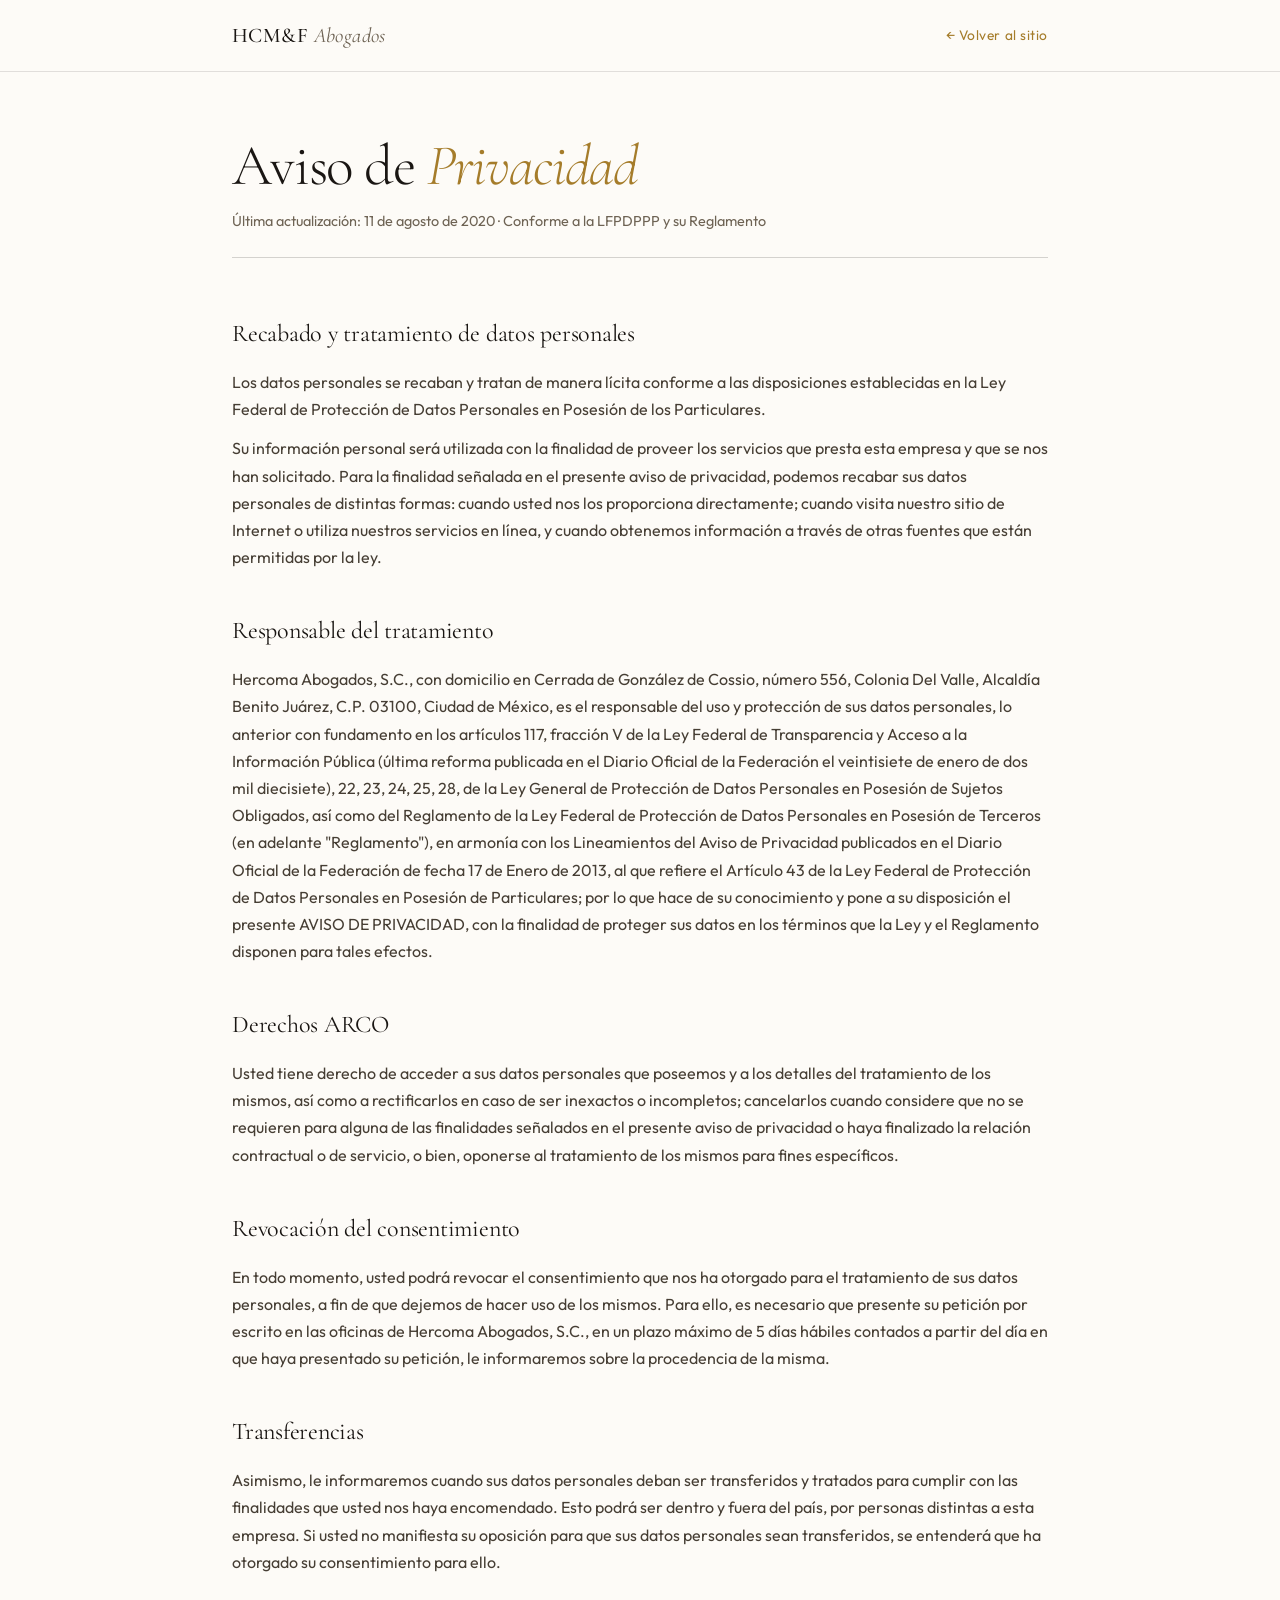
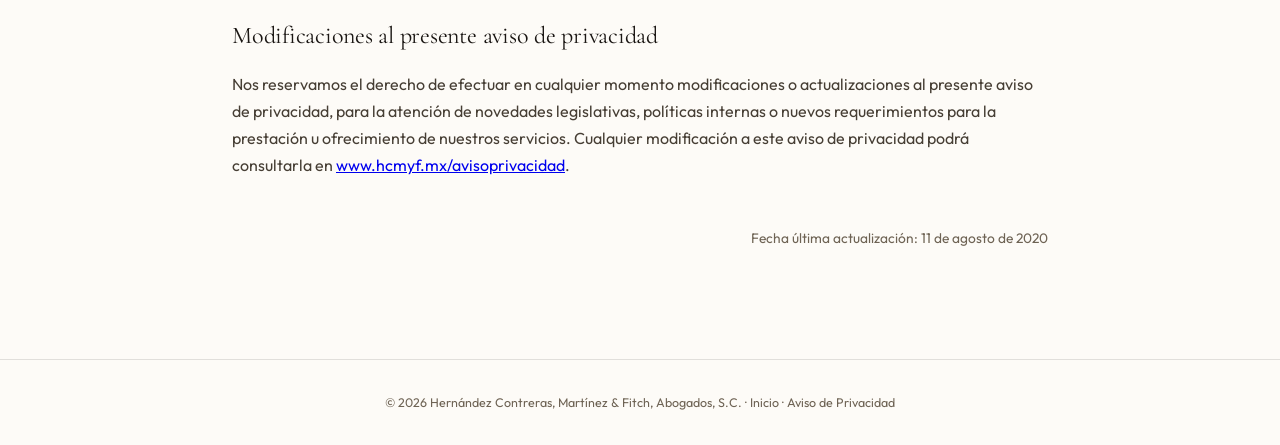
<file: lawyer-page/avisoprivacidad.html>
<!DOCTYPE html>
<html lang="es">
<head>
  <meta charset="UTF-8" />
  <meta name="viewport" content="width=device-width, initial-scale=1.0" />
  <title>Aviso de Privacidad | HCM&F Abogados</title>
  <meta name="robots" content="noindex" />
  <meta name="description" content="Aviso de Privacidad de Hercoma Abogados, S.C. (HCM&F) conforme a la Ley Federal de Protección de Datos Personales en Posesión de los Particulares (LFPDPPP). Última actualización: 11 de agosto de 2020." />
  <link rel="icon" type="image/svg+xml" href="favicon.svg" />
  <link rel="canonical" href="https://www.hcmyf.mx/avisoprivacidad.html" />
  <link rel="preconnect" href="https://fonts.googleapis.com">
  <link rel="preconnect" href="https://fonts.gstatic.com" crossorigin>
  <link href="https://fonts.googleapis.com/css2?family=Cormorant+Garamond:ital,wght@0,300;0,400;0,500;0,600;1,400&family=Outfit:wght@300;400;500&display=swap" rel="stylesheet">
  <style>
    :root {
      --paper:    #FDFBF7;
      --cream:    #1A1613;
      --ink:      #15110D;
      --slate:    #F5F1E9;
      --slate-2:  #EDE7DA;
      --hairline: rgba(26,22,19,0.12);
      --hairline-light: rgba(26,22,19,0.18);
      --muted:    #6E6354;
      --muted-2:  #463E34;
      --ember:    #A57C2A;
    }
    * { box-sizing:border-box; margin:0; padding:0; }
    html { scroll-behavior: smooth; -webkit-font-smoothing: antialiased; }
    body {
      font-family: 'Outfit', system-ui, sans-serif;
      background: var(--paper);
      color: var(--cream);
      line-height: 1.7;
    }
    .container { max-width: 880px; margin: 0 auto; padding: 0 32px; }
    nav.top {
      position: sticky; top: 0; z-index: 50;
      background: rgba(253, 251, 247, 0.92);
      backdrop-filter: blur(18px) saturate(140%); -webkit-backdrop-filter: blur(18px) saturate(140%);
      border-bottom: 1px solid var(--hairline);
      padding: 18px 0;
    }
    .nav-inner { display: flex; align-items: center; justify-content: space-between; }
    .logo { font-family: 'Cormorant Garamond', Georgia, serif; font-size: 1.3rem; letter-spacing: 0.02em; color: var(--cream); text-decoration: none; font-weight: 500; }
    .logo em { color: var(--muted); font-style: italic; font-weight: 400; }
    .back { font-size: 0.86rem; color: var(--ember); text-decoration: none; letter-spacing: 0.04em; }
    .back:hover { color: var(--cream); }
    .legal { padding: 64px 0 96px; }
    .legal h1 { font-family: 'Cormorant Garamond', Georgia, serif; font-weight: 300; font-size: clamp(2.4rem, 5vw, 3.6rem); line-height: 1.05; letter-spacing: -0.02em; margin-bottom: 12px; }
    .legal h1 em { font-style: italic; color: var(--ember); }
    .legal .meta { color: var(--muted); font-size: 0.9rem; margin-bottom: 56px; padding-bottom: 24px; border-bottom: 1px solid var(--hairline-light); }
    .legal h2 { font-family: 'Cormorant Garamond', Georgia, serif; font-weight: 400; font-size: 1.5rem; color: var(--cream); margin: 40px 0 14px; letter-spacing: -0.01em; }
    .legal p, .legal li { color: var(--muted-2); font-size: 1rem; margin-bottom: 12px; }
    .legal ol, .legal ul { margin: 0 0 18px 22px; }
    .legal li { margin-bottom: 8px; }
    .legal strong { color: var(--cream); font-weight: 500; }
    footer { border-top: 1px solid var(--hairline); padding: 32px 0; text-align: center; font-size: 0.78rem; color: var(--muted); }
    footer a { color: var(--muted); text-decoration: none; }
    footer a:hover { color: var(--ember); }
  </style>
</head>
<body>
  <nav class="top">
    <div class="container nav-inner">
      <a href="index.html" class="logo">HCM&amp;F <em>Abogados</em></a>
      <a href="index.html" class="back">&larr; Volver al sitio</a>
    </div>
  </nav>

  <main class="legal">
    <div class="container">
      <h1>Aviso de <em>Privacidad</em></h1>
      <p class="meta">Última actualización: 11 de agosto de 2020 · Conforme a la LFPDPPP y su Reglamento</p>

      <h2>Recabado y tratamiento de datos personales</h2>
      <p>Los datos personales se recaban y tratan de manera lícita conforme a las disposiciones establecidas en la Ley Federal de Protección de Datos Personales en Posesión de los Particulares.</p>
      <p>Su información personal será utilizada con la finalidad de proveer los servicios que presta esta empresa y que se nos han solicitado. Para la finalidad señalada en el presente aviso de privacidad, podemos recabar sus datos personales de distintas formas: cuando usted nos los proporciona directamente; cuando visita nuestro sitio de Internet o utiliza nuestros servicios en línea, y cuando obtenemos información a través de otras fuentes que están permitidas por la ley.</p>

      <h2>Responsable del tratamiento</h2>
      <p>Hercoma Abogados, S.C., con domicilio en Cerrada de González de Cossio, número 556, Colonia Del Valle, Alcaldía Benito Juárez, C.P. 03100, Ciudad de México, es el responsable del uso y protección de sus datos personales, lo anterior con fundamento en los artículos 117, fracción V de la Ley Federal de Transparencia y Acceso a la Información Pública (última reforma publicada en el Diario Oficial de la Federación el veintisiete de enero de dos mil diecisiete), 22, 23, 24, 25, 28, de la Ley General de Protección de Datos Personales en Posesión de Sujetos Obligados, así como del Reglamento de la Ley Federal de Protección de Datos Personales en Posesión de Terceros (en adelante "Reglamento"), en armonía con los Lineamientos del Aviso de Privacidad publicados en el Diario Oficial de la Federación de fecha 17 de Enero de 2013, al que refiere el Artículo 43 de la Ley Federal de Protección de Datos Personales en Posesión de Particulares; por lo que hace de su conocimiento y pone a su disposición el presente AVISO DE PRIVACIDAD, con la finalidad de proteger sus datos en los términos que la Ley y el Reglamento disponen para tales efectos.</p>

      <h2>Derechos ARCO</h2>
      <p>Usted tiene derecho de acceder a sus datos personales que poseemos y a los detalles del tratamiento de los mismos, así como a rectificarlos en caso de ser inexactos o incompletos; cancelarlos cuando considere que no se requieren para alguna de las finalidades señalados en el presente aviso de privacidad o haya finalizado la relación contractual o de servicio, o bien, oponerse al tratamiento de los mismos para fines específicos.</p>

      <h2>Revocación del consentimiento</h2>
      <p>En todo momento, usted podrá revocar el consentimiento que nos ha otorgado para el tratamiento de sus datos personales, a fin de que dejemos de hacer uso de los mismos. Para ello, es necesario que presente su petición por escrito en las oficinas de Hercoma Abogados, S.C., en un plazo máximo de 5 días hábiles contados a partir del día en que haya presentado su petición, le informaremos sobre la procedencia de la misma.</p>

      <h2>Transferencias</h2>
      <p>Asimismo, le informaremos cuando sus datos personales deban ser transferidos y tratados para cumplir con las finalidades que usted nos haya encomendado. Esto podrá ser dentro y fuera del país, por personas distintas a esta empresa. Si usted no manifiesta su oposición para que sus datos personales sean transferidos, se entenderá que ha otorgado su consentimiento para ello.</p>

      <h2>Modificaciones al presente aviso de privacidad</h2>
      <p>Nos reservamos el derecho de efectuar en cualquier momento modificaciones o actualizaciones al presente aviso de privacidad, para la atención de novedades legislativas, políticas internas o nuevos requerimientos para la prestación u ofrecimiento de nuestros servicios. Cualquier modificación a este aviso de privacidad podrá consultarla en <a href="https://www.hcmyf.mx/avisoprivacidad">www.hcmyf.mx/avisoprivacidad</a>.</p>

      <p style="margin-top:48px; font-size:0.86rem; color:var(--muted); text-align:right;">Fecha última actualización: 11 de agosto de 2020</p>
    </div>
  </main>

  <footer>
    <div class="container">
      <p>&copy; 2026 Hernández Contreras, Martínez &amp; Fitch, Abogados, S.C. · <a href="index.html">Inicio</a> · <a href="avisoprivacidad.html">Aviso de Privacidad</a></p>
    </div>
  </footer>
</body>
</html>
</file>
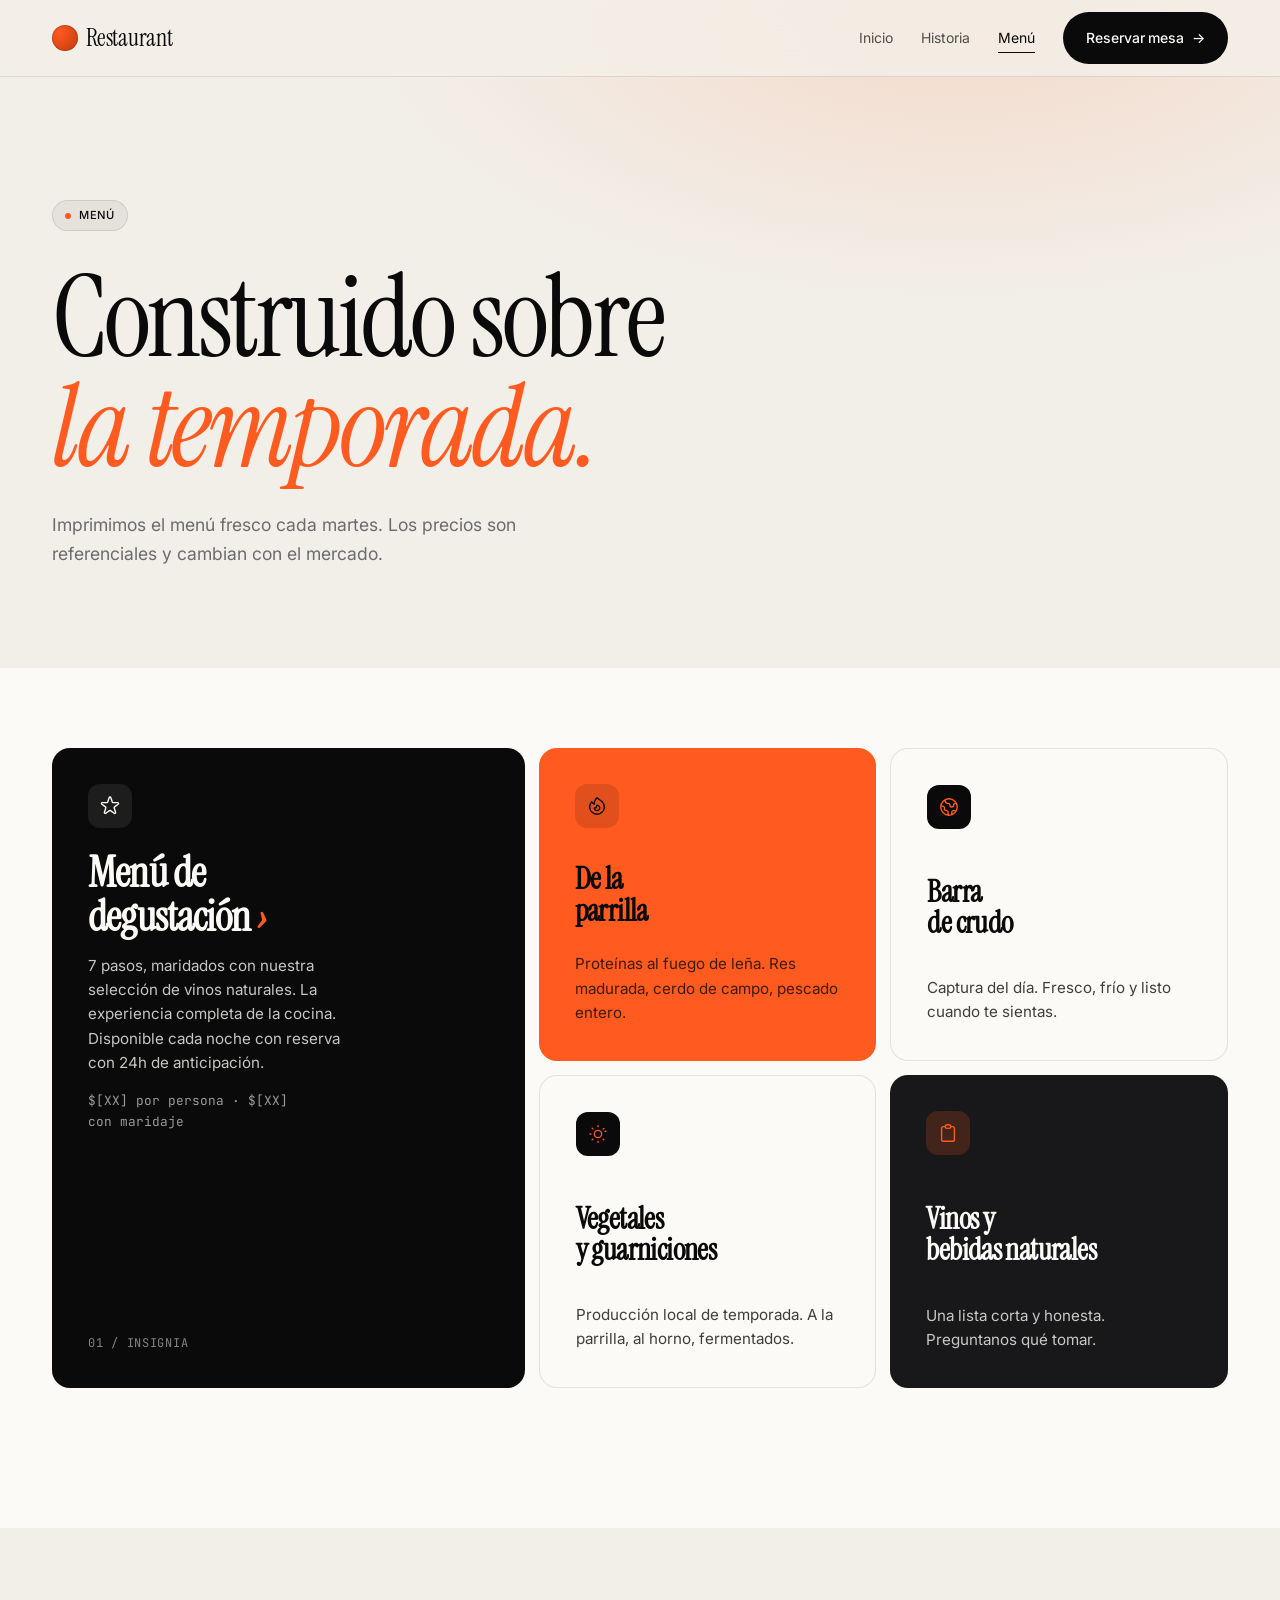
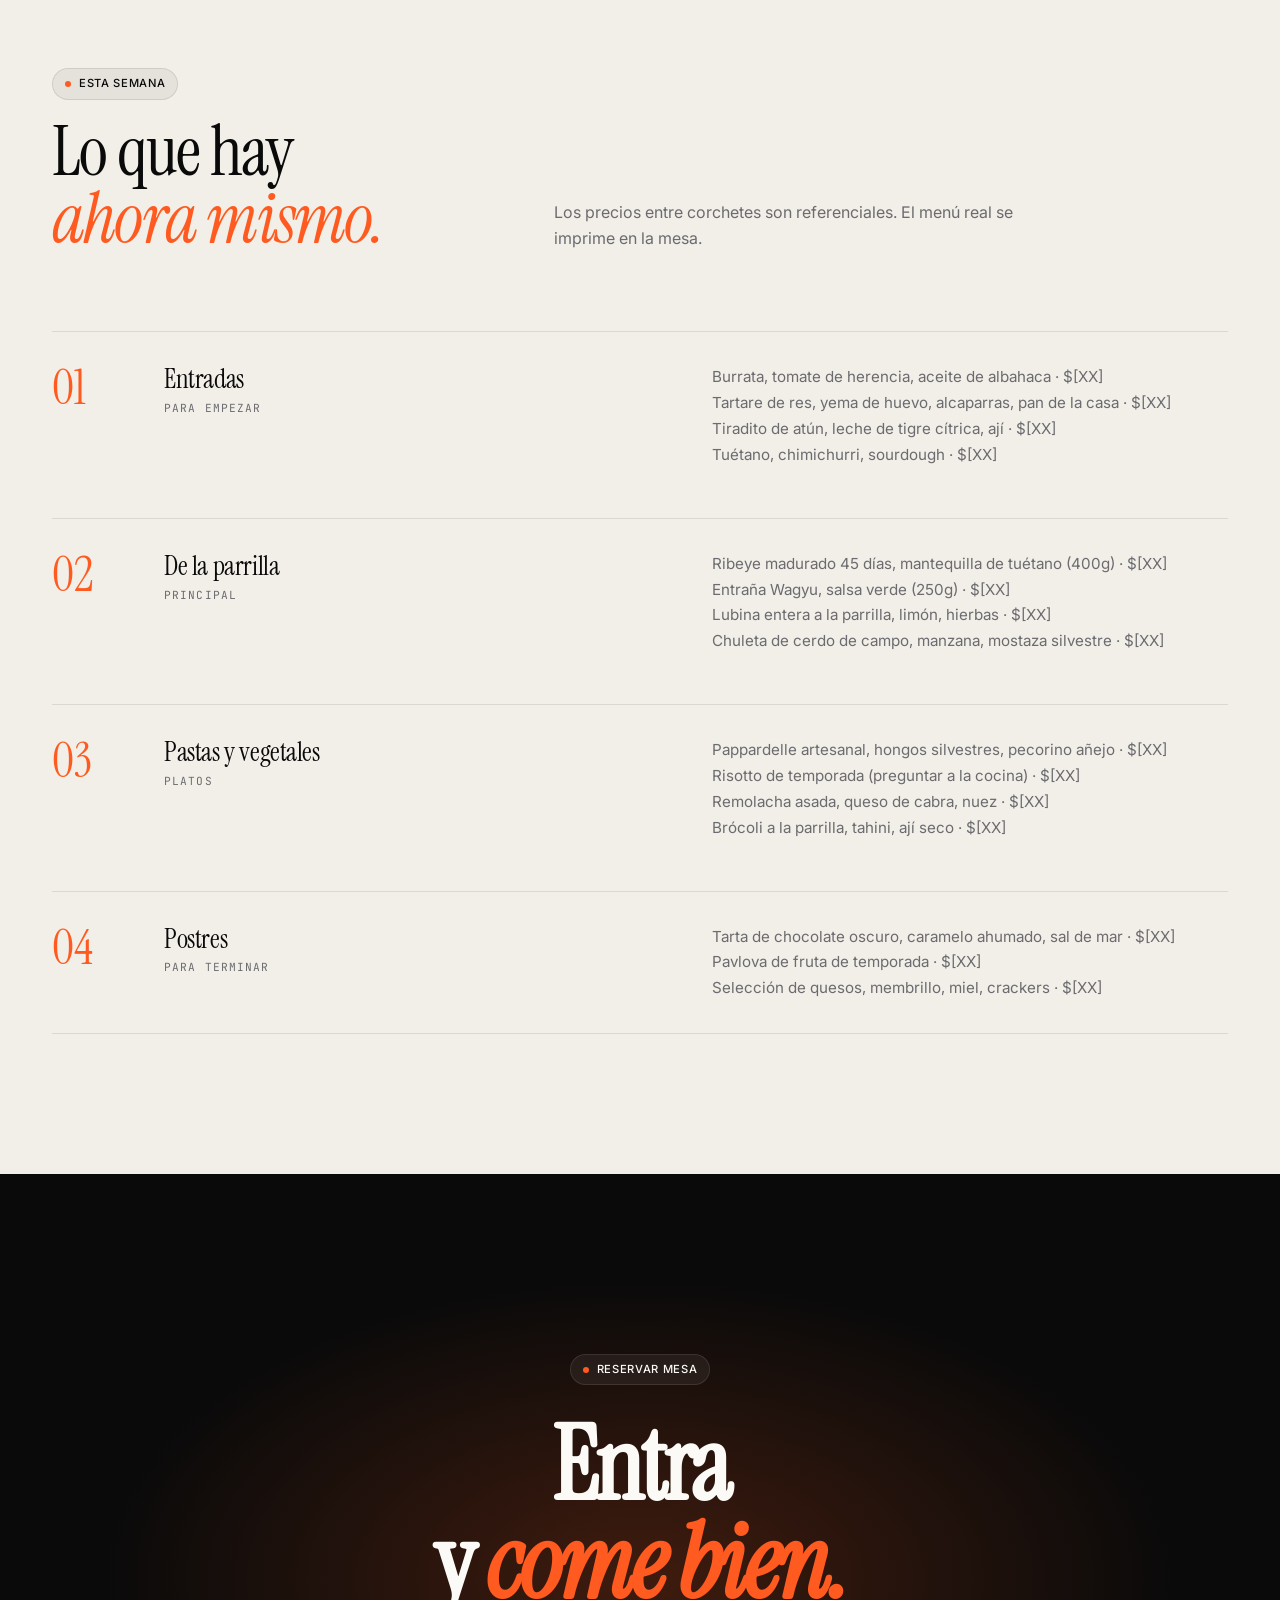
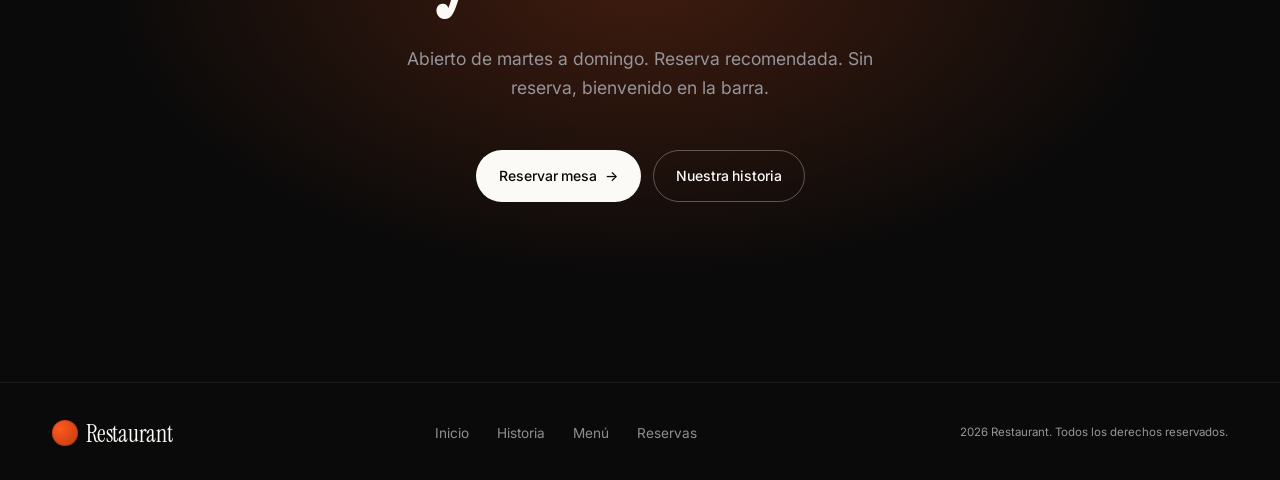
<file: sample-cantera/services.html>
<!DOCTYPE html>
<html lang="es">
<head>
  <meta charset="UTF-8" />
  <meta name="viewport" content="width=device-width, initial-scale=1.0" />
  <title>Menú — Restaurant</title>
  <link rel="stylesheet" href="styles.css">
</head>
<body>

  <div id="progress"></div>
  <div id="spot"></div>

  <nav class="top solid">
    <div class="container nav-inner">
      <a href="index.html" class="logo"><span class="logo-mark"></span>Restaurant</a>
      <div class="nav-links">
        <a href="index.html"    class="nl">Inicio</a>
        <a href="about.html"    class="nl">Historia</a>
        <a href="services.html" class="nl">Menú</a>
        <a href="index.html#reservations" class="btn btn-ink">Reservar mesa <span class="btn-arrow">&rarr;</span></a>
      </div>
      <button class="mob-btn" aria-label="Menú">
        <svg width="26" height="26" fill="none" stroke="currentColor" viewBox="0 0 24 24"><path stroke-linecap="round" stroke-width="1.5" d="M4 7h16M4 12h16M4 17h16"/></svg>
      </button>
    </div>
  </nav>

  <section class="page-hero">
    <div class="page-hero-img" style="background-image: url('https://images.unsplash.com/photo-1414235077428-338989a2e8c0?w=1100&q=80&auto=format&fit=crop')"></div>
    <div class="container">
      <span class="pill ha" style="margin-bottom:32px;"><span class="dot"></span>Menú</span>
      <h1 class="hb">Construido sobre<br><i>la temporada.</i></h1>
      <p class="page-hero-lead hc">Imprimimos el menú fresco cada martes. Los precios son referenciales y cambian con el mercado.</p>
    </div>
  </section>

  <section style="background:var(--cream); padding-top:80px;">
    <div class="container">
      <div class="bento">
        <div class="ben ben-1 fade">
          <div>
            <div class="ben-icn"><svg width="22" height="22" fill="none" stroke="currentColor" stroke-width="1.5" viewBox="0 0 24 24"><path stroke-linecap="round" stroke-linejoin="round" d="M11.049 2.927c.3-.921 1.603-.921 1.902 0l1.519 4.674a1 1 0 00.95.69h4.915c.969 0 1.371 1.17.588 1.81l-3.976 2.888a1 1 0 00-.363 1.118l1.518 4.674c.3.922-.755 1.688-1.538 1.118l-3.976-2.888a1 1 0 00-1.176 0l-3.976 2.888c-.783.57-1.838-.197-1.538-1.118l1.518-4.674a1 1 0 00-.363-1.118l-3.976-2.888c-.784-.64-.38-1.81.588-1.81h4.914a1 1 0 00.951-.69l1.519-4.674z"/></svg></div>
            <h3>Menú de<br>degustación <i style="color:var(--ember);">&rsaquo;</i></h3>
            <p>7 pasos, maridados con nuestra selección de vinos naturales. La experiencia completa de la cocina. Disponible cada noche con reserva con 24h de anticipación.</p>
            <p style="margin-top:16px; font-family:'JetBrains Mono',monospace; font-size:0.8rem; opacity:0.6;">$[XX] por persona &middot; $[XX] con maridaje</p>
          </div>
          <div class="mono" style="font-size:0.75rem; opacity:0.5; letter-spacing:0.06em;">01 / INSIGNIA</div>
        </div>
        <div class="ben ben-2 fade d1">
          <div class="ben-icn"><svg width="22" height="22" fill="none" stroke="currentColor" stroke-width="1.5" viewBox="0 0 24 24"><path stroke-linecap="round" stroke-linejoin="round" d="M17.657 18.657A8 8 0 016.343 7.343S7 9 9 10c0-2 .5-5 2.986-7C14 5 16.09 5.777 17.656 7.343A7.975 7.975 0 0120 13a7.975 7.975 0 01-2.343 5.657z"/><path stroke-linecap="round" stroke-linejoin="round" d="M9.879 16.121A3 3 0 1012.015 11L11 14H9c0 .768.293 1.536.879 2.121z"/></svg></div>
          <h3>De la<br>parrilla</h3>
          <p>Proteínas al fuego de leña. Res madurada, cerdo de campo, pescado entero.</p>
        </div>
        <div class="ben ben-3 fade d2">
          <div class="ben-icn"><svg width="22" height="22" fill="none" stroke-width="1.5" viewBox="0 0 24 24"><path stroke-linecap="round" stroke-linejoin="round" d="M3.055 11H5a2 2 0 012 2v1a2 2 0 002 2 2 2 0 012 2v2.945M8 3.935V5.5A2.5 2.5 0 0010.5 8h.5a2 2 0 012 2 2 2 0 104 0 2 2 0 012-2h1.064M15 20.488V18a2 2 0 012-2h3.064M21 12a9 9 0 11-18 0 9 9 0 0118 0z"/></svg></div>
          <h3>Barra<br>de crudo</h3>
          <p>Captura del día. Fresco, frío y listo cuando te sientas.</p>
        </div>
        <div class="ben ben-4 fade d3">
          <div class="ben-icn"><svg width="22" height="22" fill="none" stroke-width="1.5" viewBox="0 0 24 24"><path stroke-linecap="round" stroke-linejoin="round" d="M12 3v1m0 16v1m8.66-12h-1M4.34 12h-1m15.07-6.07l-.71.71M6.34 17.66l-.71.71m12.73 0l-.71-.71M6.34 6.34l-.71-.71"/><circle cx="12" cy="12" r="4" stroke-linecap="round" stroke-linejoin="round"/></svg></div>
          <h3>Vegetales<br>y guarniciones</h3>
          <p>Producción local de temporada. A la parrilla, al horno, fermentados.</p>
        </div>
        <div class="ben ben-5 fade d4">
          <div class="ben-icn" style="background:rgba(255,90,31,0.18);"><svg width="22" height="22" fill="none" stroke="var(--ember)" stroke-width="1.5" viewBox="0 0 24 24"><path stroke-linecap="round" stroke-linejoin="round" d="M9 5H7a2 2 0 00-2 2v12a2 2 0 002 2h10a2 2 0 002-2V7a2 2 0 00-2-2h-2M9 5a2 2 0 002 2h2a2 2 0 002-2M9 5a2 2 0 012-2h2a2 2 0 012 2"/></svg></div>
          <h3>Vinos y<br>bebidas naturales</h3>
          <p>Una lista corta y honesta. Preguntanos qué tomar.</p>
        </div>
      </div>
    </div>
  </section>

  <section style="background:var(--paper);">
    <div class="container">
      <div class="section-head">
        <div class="fade">
          <span class="pill" style="margin-bottom:18px;"><span class="dot"></span>Esta semana</span>
          <h2>Lo que hay<br><i>ahora mismo.</i></h2>
        </div>
        <p class="fade d1">Los precios entre corchetes son referenciales. El menú real se imprime en la mesa.</p>
      </div>
      <div class="process">
        <div class="pstep fade">
          <div class="pnum">01</div>
          <div>
            <div class="ptitle">Entradas</div>
            <div class="mono" style="font-size:0.7rem; color:var(--muted); letter-spacing:0.1em; margin-top:6px;">PARA EMPEZAR</div>
          </div>
          <div class="pbody">
            <p>Burrata, tomate de herencia, aceite de albahaca &middot; $[XX]</p>
            <p>Tartare de res, yema de huevo, alcaparras, pan de la casa &middot; $[XX]</p>
            <p>Tiradito de atún, leche de tigre cítrica, ají &middot; $[XX]</p>
            <p>Tuétano, chimichurri, sourdough &middot; $[XX]</p>
          </div>
        </div>
        <div class="pstep fade d1">
          <div class="pnum">02</div>
          <div>
            <div class="ptitle">De la parrilla</div>
            <div class="mono" style="font-size:0.7rem; color:var(--muted); letter-spacing:0.1em; margin-top:6px;">PRINCIPAL</div>
          </div>
          <div class="pbody">
            <p>Ribeye madurado 45 días, mantequilla de tuétano (400g) &middot; $[XX]</p>
            <p>Entraña Wagyu, salsa verde (250g) &middot; $[XX]</p>
            <p>Lubina entera a la parrilla, limón, hierbas &middot; $[XX]</p>
            <p>Chuleta de cerdo de campo, manzana, mostaza silvestre &middot; $[XX]</p>
          </div>
        </div>
        <div class="pstep fade d2">
          <div class="pnum">03</div>
          <div>
            <div class="ptitle">Pastas y vegetales</div>
            <div class="mono" style="font-size:0.7rem; color:var(--muted); letter-spacing:0.1em; margin-top:6px;">PLATOS</div>
          </div>
          <div class="pbody">
            <p>Pappardelle artesanal, hongos silvestres, pecorino añejo &middot; $[XX]</p>
            <p>Risotto de temporada (preguntar a la cocina) &middot; $[XX]</p>
            <p>Remolacha asada, queso de cabra, nuez &middot; $[XX]</p>
            <p>Brócoli a la parrilla, tahini, ají seco &middot; $[XX]</p>
          </div>
        </div>
        <div class="pstep fade d3">
          <div class="pnum">04</div>
          <div>
            <div class="ptitle">Postres</div>
            <div class="mono" style="font-size:0.7rem; color:var(--muted); letter-spacing:0.1em; margin-top:6px;">PARA TERMINAR</div>
          </div>
          <div class="pbody">
            <p>Tarta de chocolate oscuro, caramelo ahumado, sal de mar &middot; $[XX]</p>
            <p>Pavlova de fruta de temporada &middot; $[XX]</p>
            <p>Selección de quesos, membrillo, miel, crackers &middot; $[XX]</p>
          </div>
        </div>
      </div>
    </div>
  </section>

  <section class="cta">
    <div class="container cta-inner">
      <span class="pill pill-dark fade" style="margin-bottom:32px;"><span class="dot"></span>Reservar mesa</span>
      <h2 class="fade d1">Entra<br>y <i>come bien.</i></h2>
      <p class="fade d2">Abierto de martes a domingo. Reserva recomendada. Sin reserva, bienvenido en la barra.</p>
      <div class="fade d3" style="display:flex; justify-content:center; gap:12px; flex-wrap:wrap;">
        <a href="mailto:reservas@restaurant.co" class="btn btn-cream">Reservar mesa <span class="btn-arrow">&rarr;</span></a>
        <a href="about.html" class="btn" style="border:1px solid rgba(255,255,255,0.3); color:var(--cream);">Nuestra historia</a>
      </div>
    </div>
  </section>

  <footer>
    <div class="container foot-inner">
      <a href="index.html" class="logo" style="color:var(--cream);"><span class="logo-mark"></span>Restaurant</a>
      <div class="foot-links">
        <a href="index.html">Inicio</a>
        <a href="about.html">Historia</a>
        <a href="services.html">Menú</a>
        <a href="index.html#reservations">Reservas</a>
      </div>
      <p class="foot-copy">2026 Restaurant. Todos los derechos reservados.</p>
    </div>
  </footer>

  <script src="script.js"></script>
</body>
</html>
</file>
<file: sample-cantera/styles.css>
@import url('https://fonts.googleapis.com/css2?family=Instrument+Serif:ital@0;1&family=Inter:wght@300;400;500;600;700&family=JetBrains+Mono:wght@400;500&display=swap');

:root {
  --paper:    #F2EFE8;
  --cream:    #FBFAF6;
  --ink:      #0A0A0A;
  --slate:    #18181A;
  --slate-2:  #2A2A2D;
  --hairline: rgba(10,10,10,0.10);
  --hairline-light: rgba(255,255,255,0.10);
  --muted:    #6B6B70;
  --muted-2:  #95959B;
  --ember:    #FF5A1F;
  --ember-2:  #E94B16;
}

*, *::before, *::after { box-sizing: border-box; margin: 0; padding: 0; }
html { scroll-behavior: smooth; -webkit-font-smoothing: antialiased; }
body { font-family: 'Inter', system-ui, sans-serif; background: var(--paper); color: var(--ink); line-height: 1.55; }
img { display: block; max-width: 100%; }
a { color: inherit; text-decoration: none; }

.serif { font-family: 'Instrument Serif', Georgia, serif; font-weight: 400; }
.mono  { font-family: 'JetBrains Mono', ui-monospace, monospace; }
.container { max-width: 1240px; margin: 0 auto; padding: 0 32px; }

/* Spotlight cursor */
#spot { position: fixed; pointer-events: none; width: 360px; height: 360px; border-radius: 50%; background: radial-gradient(circle, rgba(255,90,31,0.10) 0%, transparent 60%); transform: translate(-50%, -50%); z-index: 1; transition: opacity 0.4s; opacity: 0; mix-blend-mode: multiply; }
@media (hover: hover) { #spot.on { opacity: 1; } }

/* Scroll progress */
#progress { position: fixed; top: 0; left: 0; height: 2px; background: var(--ember); z-index: 999; width: 0; transition: width 0.05s linear; }

/* Reveals */
.fade { opacity: 0; transform: translateY(28px); transition: opacity 0.9s cubic-bezier(.2,.8,.2,1), transform 0.9s cubic-bezier(.2,.8,.2,1); }
.fade.in { opacity: 1; transform: translateY(0); }
.d1 { transition-delay: .08s; } .d2 { transition-delay: .16s; }
.d3 { transition-delay: .24s; } .d4 { transition-delay: .32s; }

@keyframes rise { from { opacity:0; transform: translateY(34px); } to { opacity:1; transform: translateY(0); } }
.ha { animation: rise 1.1s cubic-bezier(.2,.8,.2,1) forwards; }
.hb { opacity:0; animation: rise 1.1s cubic-bezier(.2,.8,.2,1) .15s forwards; }
.hc { opacity:0; animation: rise 1.1s cubic-bezier(.2,.8,.2,1) .3s forwards; }
.hd { opacity:0; animation: rise 1.1s cubic-bezier(.2,.8,.2,1) .45s forwards; }

/* Nav */
nav.top { position: fixed; inset: 0 0 auto 0; z-index: 100; padding: 18px 0; transition: background 0.4s, backdrop-filter 0.4s, padding 0.4s, border-color 0.4s; border-bottom: 1px solid transparent; }
nav.top.scrolled, nav.top.solid { background: rgba(242,239,232,0.85); backdrop-filter: blur(18px) saturate(140%); -webkit-backdrop-filter: blur(18px) saturate(140%); border-bottom-color: var(--hairline); padding: 12px 0; }
nav.top:not(.scrolled):not(.solid) .nl { color: var(--cream); }
nav.top:not(.scrolled):not(.solid) .nl::after { background: var(--cream); }
nav.top:not(.scrolled):not(.solid) .logo { color: var(--cream); }
nav.top:not(.scrolled):not(.solid) .mob-btn { color: var(--cream); }
.nav-inner { display: flex; align-items: center; justify-content: space-between; }
.logo { font-family: 'Instrument Serif', Georgia, serif; font-size: 1.5rem; letter-spacing: -0.01em; display: inline-flex; align-items: center; gap: 8px; color: var(--ink); }
.logo-mark { width: 26px; height: 26px; border-radius: 50%; background: radial-gradient(circle at 30% 30%, var(--ember), #C03A0E); display: inline-block; box-shadow: inset 0 0 0 1px rgba(0,0,0,0.15); }
.logo i { font-style: italic; opacity: 0.7; }
.nav-links { display: flex; align-items: center; gap: 28px; }
.nl { font-size: 0.875rem; color: var(--ink); opacity: 0.7; transition: opacity 0.2s; position: relative; }
.nl:hover, .nl.active { opacity: 1; }
.nl::after { content:''; position: absolute; left: 0; right: 0; bottom: -4px; height: 1px; background: var(--ink); transform: scaleX(0); transform-origin: left; transition: transform 0.3s cubic-bezier(.2,.8,.2,1); }
.nl:hover::after, .nl.active::after { transform: scaleX(1); }
.mob-btn { display: none; background: none; border: none; cursor: pointer; color: var(--ink); }

@media (max-width: 920px) {
  .nav-links { display: none; }
  .mob-btn { display: block; }
  .nav-links.open { display: flex; flex-direction: column; align-items: flex-start; gap: 16px; position: absolute; top: 100%; left: 0; right: 0; background: var(--paper); padding: 20px 32px; border-top: 1px solid var(--hairline); }
}

/* Buttons */
.btn { display: inline-flex; align-items: center; gap: 8px; padding: 14px 22px; border-radius: 999px; font-size: 0.875rem; font-weight: 500; letter-spacing: -0.005em; transition: transform 0.3s cubic-bezier(.2,.8,.2,1), background 0.3s, color 0.3s, box-shadow 0.3s; border: 1px solid transparent; will-change: transform; }
.btn-ink { background: var(--ink); color: var(--cream); }
.btn-ink:hover { background: var(--ember); color: var(--ink); transform: translateY(-2px); box-shadow: 0 18px 38px rgba(255,90,31,0.32); }
.btn-ghost { background: transparent; color: var(--ink); border-color: var(--ink); }
.btn-ghost:hover { background: var(--ink); color: var(--cream); transform: translateY(-2px); }
.btn-cream { background: var(--cream); color: var(--ink); }
.btn-cream:hover { background: var(--ember); color: var(--ink); transform: translateY(-2px); }
.btn-arrow { display: inline-block; transition: transform 0.3s; }
.btn:hover .btn-arrow { transform: translateX(4px); }

/* Pill */
.pill { display: inline-flex; align-items: center; gap: 8px; padding: 6px 12px; border-radius: 999px; font-size: 0.7rem; font-weight: 500; letter-spacing: 0.06em; text-transform: uppercase; background: rgba(10,10,10,0.05); color: var(--ink); border: 1px solid var(--hairline); }
.pill .dot { width: 6px; height: 6px; border-radius: 50%; background: var(--ember); }
.pill-dark { background: rgba(255,255,255,0.06); color: var(--cream); border-color: var(--hairline-light); }

/* Section base */
section { padding: 140px 0; position: relative; }
.section-head { display: grid; grid-template-columns: 1fr 1.6fr; gap: 80px; align-items: end; margin-bottom: 80px; }
.section-head h2 { font-family: 'Instrument Serif', Georgia, serif; font-weight: 400; font-size: clamp(2.5rem, 5.5vw, 5rem); line-height: 0.95; letter-spacing: -0.025em; }
.section-head h2 i { font-style: italic; color: var(--ember); }
.section-head p { color: var(--muted); font-size: 1rem; max-width: 460px; line-height: 1.65; }
@media (max-width: 920px) { .section-head { grid-template-columns: 1fr; gap: 24px; align-items: start; } }

/* HERO (home) */
.hero { min-height: 100vh; display: flex; align-items: flex-end; padding: 0 0 100px; overflow: hidden; background-image: url('https://images.unsplash.com/photo-1517248135467-4c7edcad34c4?w=1800&q=80&auto=format&fit=crop'); background-size: cover; background-position: center 40%; }
.hero::before { content:''; position: absolute; inset: 0; background: linear-gradient(to top, rgba(10,10,10,0.92) 0%, rgba(10,10,10,0.45) 50%, rgba(10,10,10,0.12) 100%); pointer-events: none; }
.hero-grid { display: block; position: relative; }
.hero h1 { font-family: 'Instrument Serif', Georgia, serif; font-weight: 400; font-size: clamp(3.5rem, 10vw, 10rem); line-height: 0.92; letter-spacing: -0.035em; color: var(--cream); }
.hero h1 i { font-style: italic; color: var(--ember); }
.hero .pill { background: rgba(255,255,255,0.10); border-color: rgba(255,255,255,0.18); color: var(--cream); }
.hero-meta { display: grid; grid-template-columns: 1fr auto; gap: 32px; align-items: end; padding-top: 24px; border-top: 1px solid rgba(255,255,255,0.12); }
.hero-lead { font-size: 1.1rem; color: rgba(251,250,246,0.72); max-width: 460px; line-height: 1.6; }
.hero-cta { display: flex; gap: 12px; flex-wrap: wrap; justify-content: flex-end; }
.hero-tags { display: flex; gap: 12px; margin-bottom: 32px; flex-wrap: wrap; }
.hero .btn-ghost { border-color: rgba(255,255,255,0.35); color: var(--cream); }
.hero .btn-ghost:hover { background: rgba(255,255,255,0.08); color: var(--cream); }
@media (max-width: 920px) { .hero { padding: 0 0 80px; } .hero-meta { grid-template-columns: 1fr; gap: 24px; } .hero-cta { justify-content: flex-start; } }

/* Page hero (inner pages) */
.page-hero { padding: 200px 0 100px; position: relative; overflow: hidden; }
.page-hero::before { content:''; position: absolute; inset: 0; background: radial-gradient(1000px 500px at 75% 0%, rgba(255,90,31,0.15), transparent 60%); pointer-events: none; }
.page-hero .container { position: relative; z-index: 1; }
.page-hero h1 { font-family: 'Instrument Serif', Georgia, serif; font-weight: 400; font-size: clamp(3rem, 9vw, 8rem); line-height: 0.95; letter-spacing: -0.03em; max-width: 900px; }
.page-hero h1 i { font-style: italic; color: var(--ember); }
.page-hero-lead { color: var(--muted); font-size: 1.1rem; max-width: 540px; line-height: 1.65; margin-top: 28px; }
.page-hero-img { position: absolute; right: 0; top: 0; bottom: 0; width: 34%; background-size: cover; background-position: center; -webkit-mask-image: radial-gradient(150% 160% at 100% 105%, black 20%, transparent 65%); mask-image: radial-gradient(150% 160% at 100% 105%, black 20%, transparent 65%); z-index: 0; }
@media (max-width: 920px) { .page-hero-img { display: none; } }

/* Marquee */
.marquee { overflow: hidden; padding: 28px 0; border-top: 1px solid var(--hairline); border-bottom: 1px solid var(--hairline); background: var(--cream); position: relative; }
.marquee::before, .marquee::after { content:''; position:absolute; top:0; bottom:0; width:120px; z-index:2; pointer-events:none; }
.marquee::before { left:0; background: linear-gradient(to right, var(--cream), transparent); }
.marquee::after { right:0; background: linear-gradient(to left, var(--cream), transparent); }
.marquee-track { display: inline-flex; gap: 64px; animation: scroll 38s linear infinite; padding-right: 64px; }
@keyframes scroll { from { transform: translateX(0); } to { transform: translateX(-50%); } }
.marquee-item { font-family: 'Instrument Serif', Georgia, serif; font-size: 1.6rem; color: var(--ink); opacity: 0.6; letter-spacing: -0.01em; white-space: nowrap; display: inline-flex; align-items: center; gap: 64px; }
.marquee-item::after { content: '\2022'; color: var(--ember); font-size: 1rem; }

/* Stats */
.stats { background: var(--ink); color: var(--cream); padding: 80px 0; overflow: hidden; }
.stats::before { content:''; position:absolute; inset:0; background: radial-gradient(800px 400px at 70% 50%, rgba(255,90,31,0.18), transparent 60%); }
.stats-grid { display: grid; grid-template-columns: repeat(3, 1fr); gap: 64px; position: relative; }
.stat-num { font-family: 'Instrument Serif', Georgia, serif; font-size: clamp(3.5rem, 7vw, 6rem); line-height: 1; letter-spacing: -0.035em; }
.stat-num i { color: var(--ember); font-style: italic; }
.stat-label { color: var(--muted-2); font-size: 0.78rem; letter-spacing: 0.12em; text-transform: uppercase; margin-top: 16px; }
@media (max-width: 920px) { .stats-grid { grid-template-columns: 1fr; gap: 40px; } }

/* About row (home) */
.about { background: var(--cream); }
.about-grid { display: grid; grid-template-columns: 1.1fr 1fr; gap: 80px; align-items: center; }
.about-img-wrap { position: relative; }
.about-img-wrap img { width: 100%; aspect-ratio: 4/5; object-fit: cover; filter: contrast(1.05) saturate(0.95); }
.about-img-wrap .badge { position: absolute; bottom: -28px; left: -28px; background: var(--ink); color: var(--cream); padding: 22px 26px; max-width: 240px; box-shadow: 0 24px 48px rgba(0,0,0,0.18); }
.about-img-wrap .badge .num { font-family: 'Instrument Serif', Georgia, serif; font-size: 2.4rem; line-height: 1; color: var(--ember); }
.about-img-wrap .badge .lab { font-size: 0.75rem; letter-spacing: 0.08em; text-transform: uppercase; color: var(--muted-2); margin-top: 6px; }
.about-body p { color: var(--muted); font-size: 1.0625rem; line-height: 1.75; margin-bottom: 18px; }
@media (max-width: 920px) { .about-grid { grid-template-columns: 1fr; gap: 60px; } .about-img-wrap .badge { left: 0; bottom: -20px; } }

/* Services bento (home preview + services page) */
.bento { display: grid; grid-template-columns: 1.4fr 1fr 1fr; grid-template-rows: 1fr 1fr; gap: 14px; min-height: 640px; }
.ben { position: relative; padding: 36px; border-radius: 18px; overflow: hidden; transition: transform 0.4s cubic-bezier(.2,.8,.2,1), box-shadow 0.4s; display: flex; flex-direction: column; justify-content: space-between; }
.ben:hover { transform: translateY(-6px); box-shadow: 0 28px 60px rgba(0,0,0,0.10); }
.ben-1 { grid-row: span 2; background: var(--ink); color: var(--cream); }
.ben-2 { background: var(--ember); color: var(--ink); }
.ben-3 { background: var(--cream); color: var(--ink); border: 1px solid var(--hairline); }
.ben-4 { background: var(--cream); color: var(--ink); border: 1px solid var(--hairline); }
.ben-5 { background: var(--slate); color: var(--cream); }
.ben h3 { font-family: 'Instrument Serif', Georgia, serif; font-size: 1.9rem; line-height: 1.05; letter-spacing: -0.02em; margin-bottom: 14px; }
.ben-1 h3 { font-size: 2.6rem; }
.ben p { font-size: 0.95rem; line-height: 1.6; opacity: 0.78; max-width: 28ch; }
.ben-icn { width: 44px; height: 44px; border-radius: 12px; background: rgba(255,255,255,0.08); display: flex; align-items: center; justify-content: center; margin-bottom: 24px; }
.ben-3 .ben-icn, .ben-4 .ben-icn { background: var(--ink); }
.ben-3 .ben-icn svg, .ben-4 .ben-icn svg { stroke: var(--ember); }
.ben-2 .ben-icn { background: rgba(10,10,10,0.12); }
.ben-2 .ben-icn svg { stroke: var(--ink); }
@media (max-width: 920px) { .bento { grid-template-columns: 1fr; min-height: auto; } .ben-1 { grid-row: span 1; } }

/* Cases */
.case-row { display: grid; grid-template-columns: repeat(3, 1fr); gap: 14px; }
.case { position: relative; overflow: hidden; border-radius: 18px; background: var(--ink); aspect-ratio: 3/4; transition: transform 0.5s cubic-bezier(.2,.8,.2,1); }
.case:hover { transform: translateY(-8px); }
.case img { width: 100%; height: 100%; object-fit: cover; transition: transform 1s cubic-bezier(.2,.8,.2,1); filter: grayscale(0.15) contrast(1.05); }
.case:hover img { transform: scale(1.07); filter: none; }
.case-overlay { position: absolute; inset: 0; background: linear-gradient(180deg, rgba(10,10,10,0) 35%, rgba(10,10,10,0.85) 100%); pointer-events: none; }
.case-content { position: absolute; left: 28px; right: 28px; bottom: 28px; color: var(--cream); }
.case-tag { font-size: 0.7rem; letter-spacing: 0.12em; text-transform: uppercase; color: var(--ember); margin-bottom: 10px; }
.case-title { font-family: 'Instrument Serif', Georgia, serif; font-size: 1.55rem; line-height: 1.1; letter-spacing: -0.015em; margin-bottom: 10px; }
.case-desc { font-size: 0.85rem; color: rgba(251,250,246,0.78); line-height: 1.55; opacity: 0; max-height: 0; transition: opacity 0.4s, max-height 0.4s; }
.case:hover .case-desc { opacity: 1; max-height: 100px; }
@media (max-width: 920px) { .case-row { grid-template-columns: 1fr; } }

/* Social mockups */
.social-grid { display: grid; grid-template-columns: repeat(3, 1fr); gap: 18px; }
.scard { background: var(--cream); border-radius: 18px; overflow: hidden; border: 1px solid var(--hairline); transition: transform 0.4s cubic-bezier(.2,.8,.2,1), box-shadow 0.4s; display: flex; flex-direction: column; }
.scard:hover { transform: translateY(-8px); box-shadow: 0 28px 60px rgba(0,0,0,0.10); }
.shead { padding: 18px 20px 12px; display: flex; align-items: center; gap: 12px; }
.savatar { width: 38px; height: 38px; border-radius: 50%; background: var(--ink); color: var(--ember); display: flex; align-items: center; justify-content: center; font-family: 'Instrument Serif', Georgia, serif; font-size: 1.05rem; flex-shrink: 0; }
.savatar.ig { background: linear-gradient(45deg,#feda75,#fa7e1e,#d62976,#962fbf,#4f5bd5); color: #fff; }
.sname { font-size: 0.875rem; font-weight: 600; color: var(--ink); line-height: 1.2; }
.smeta { color: var(--muted); font-size: 0.72rem; }
.sbody { padding: 0 20px 14px; font-size: 0.875rem; color: var(--ink); line-height: 1.6; }
.sbody .quiet { color: var(--muted); }
.simg { aspect-ratio: 5/3; background-size: cover; background-position: center; }
.sfoot { padding: 12px 20px; border-top: 1px solid var(--hairline); display: flex; justify-content: space-between; font-size: 0.72rem; color: var(--muted); margin-top: auto; }
.sbadge { margin-left: auto; padding: 4px 10px; border-radius: 999px; font-size: 0.65rem; font-weight: 600; letter-spacing: 0.04em; }
.sb-li { background:#0a66c2; color:#fff; }
.sb-ig { background: linear-gradient(45deg,#feda75,#fa7e1e,#d62976,#962fbf,#4f5bd5); color:#fff; }
.sb-x  { background:#0F1419; color:#fff; }
.ig-square { aspect-ratio: 1/1; background: var(--ink); display: flex; align-items: center; justify-content: center; padding: 32px; position: relative; overflow: hidden; }
.ig-square::before { content:''; position:absolute; inset:0; background: radial-gradient(circle at 30% 20%, rgba(255,90,31,0.25), transparent 60%); }
.ig-square .iq { font-family: 'Instrument Serif', Georgia, serif; color: var(--cream); font-size: 1.7rem; line-height: 1.2; max-width: 22ch; text-align: center; position: relative; z-index: 1; letter-spacing: -0.01em; }
.ig-square .iq i { color: var(--ember); font-style: italic; }
.ig-square .it { color: var(--ember); font-size: 0.65rem; font-weight: 600; letter-spacing: 0.2em; text-transform: uppercase; margin-bottom: 16px; text-align: center; position: relative; z-index: 1; }
@media (max-width: 920px) { .social-grid { grid-template-columns: 1fr; } }

/* Team */
.team-grid { display: grid; grid-template-columns: repeat(3, 1fr); gap: 18px; }
.tcard { position: relative; overflow: hidden; border-radius: 18px; background: var(--paper); transition: transform 0.4s cubic-bezier(.2,.8,.2,1); }
.tcard:hover { transform: translateY(-8px); }
.thead-img { aspect-ratio: 4/5; overflow: hidden; }
.thead-img img { width: 100%; height: 100%; object-fit: cover; filter: grayscale(0.15) contrast(1.04); transition: filter 0.5s, transform 0.7s cubic-bezier(.2,.8,.2,1); }
.tcard:hover .thead-img img { filter: none; transform: scale(1.04); }
.tinfo { padding: 24px; }
.tname { font-family: 'Instrument Serif', Georgia, serif; font-size: 1.5rem; line-height: 1.1; letter-spacing: -0.015em; margin-bottom: 4px; }
.trole { font-size: 0.72rem; letter-spacing: 0.12em; text-transform: uppercase; color: var(--ember); margin-bottom: 14px; }
.tbio { color: var(--muted); font-size: 0.9rem; line-height: 1.65; }
@media (max-width: 920px) { .team-grid { grid-template-columns: 1fr; } }

/* Values (about page) */
.values-grid { display: grid; grid-template-columns: repeat(4, 1fr); gap: 1px; background: var(--hairline); border: 1px solid var(--hairline); border-radius: 18px; overflow: hidden; }
.value { padding: 36px; background: var(--cream); transition: background 0.3s; }
.value:hover { background: var(--paper); }
.value-num { font-family: 'Instrument Serif', Georgia, serif; font-size: 2.4rem; color: var(--ember); line-height: 1; margin-bottom: 16px; }
.value h3 { font-family: 'Instrument Serif', Georgia, serif; font-size: 1.4rem; line-height: 1.1; letter-spacing: -0.015em; margin-bottom: 10px; }
.value p { color: var(--muted); font-size: 0.9rem; line-height: 1.65; }
@media (max-width: 920px) { .values-grid { grid-template-columns: 1fr; } }

/* Process steps (services page) */
.process { display: grid; gap: 18px; }
.pstep { display: grid; grid-template-columns: 80px 1fr 1fr; gap: 32px; padding: 32px 0; border-top: 1px solid var(--hairline); align-items: start; }
.pstep:last-child { border-bottom: 1px solid var(--hairline); }
.pnum { font-family: 'Instrument Serif', Georgia, serif; font-size: 3rem; line-height: 1; color: var(--ember); }
.ptitle { font-family: 'Instrument Serif', Georgia, serif; font-size: 1.7rem; letter-spacing: -0.015em; line-height: 1.1; }
.pbody { color: var(--muted); font-size: 0.95rem; line-height: 1.7; }
@media (max-width: 920px) { .pstep { grid-template-columns: 1fr; gap: 12px; } }

/* CTA */
.cta { background: var(--ink); color: var(--cream); position: relative; overflow: hidden; padding: 180px 0; }
.cta::before { content:''; position:absolute; inset:0; background: radial-gradient(900px 500px at 50% 50%, rgba(255,90,31,0.22), transparent 60%); }
.cta-inner { text-align: center; position: relative; }
.cta h2 { font-family: 'Instrument Serif', Georgia, serif; font-size: clamp(3rem, 8vw, 7rem); line-height: 0.95; letter-spacing: -0.03em; margin-bottom: 32px; }
.cta h2 i { color: var(--ember); font-style: italic; }
.cta p { color: var(--muted-2); font-size: 1.1rem; max-width: 520px; margin: 0 auto 48px; line-height: 1.65; }

/* Footer */
footer { background: var(--ink); color: var(--cream); padding: 32px 0 28px; border-top: 1px solid rgba(255,255,255,0.08); }
.foot-inner { display: flex; align-items: center; justify-content: space-between; flex-wrap: wrap; gap: 16px; }
.foot-links { display: flex; gap: 28px; }
.foot-links a { font-size: 0.85rem; opacity: 0.55; transition: opacity 0.2s; }
.foot-links a:hover { opacity: 1; color: var(--ember); }
.foot-copy { font-size: 0.72rem; color: var(--muted-2); }

::-webkit-scrollbar { width: 6px; }
::-webkit-scrollbar-track { background: var(--paper); }
::-webkit-scrollbar-thumb { background: var(--ink); }
</file>
